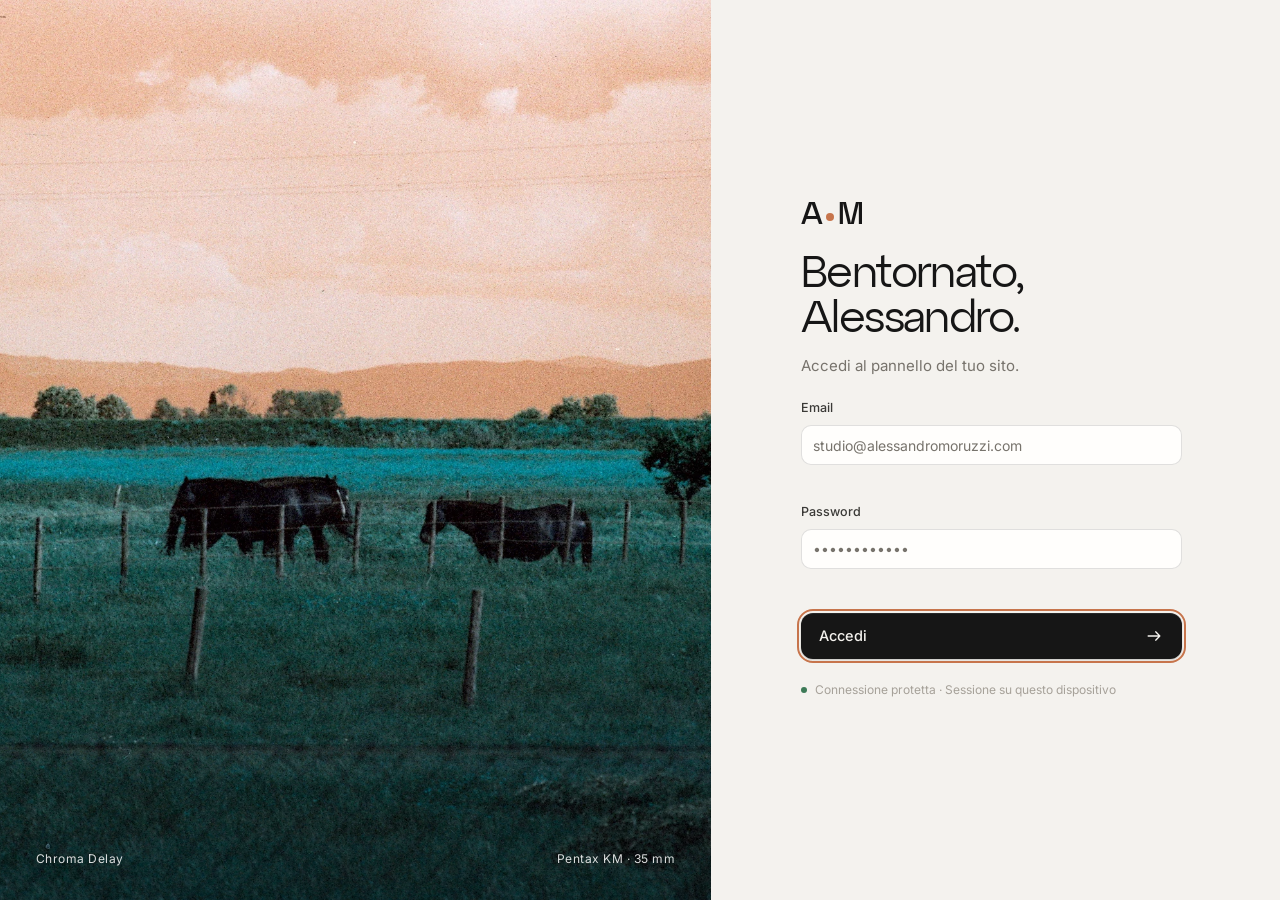
<file: anteprima-backend/index.html>
<!doctype html>
<html lang="it" data-theme="light">
<head>
<meta charset="utf-8">
<meta name="viewport" content="width=device-width,initial-scale=1">
<meta name="robots" content="noindex,nofollow">
<meta name="theme-color" content="#f4f2ee">
<title>A.M Studio — Pannello</title>
<link rel="icon" href="data:image/svg+xml,%3Csvg xmlns='http://www.w3.org/2000/svg' viewBox='0 0 32 32'%3E%3Crect width='32' height='32' rx='8' fill='%23171717'/%3E%3Ccircle cx='16' cy='16' r='3.2' fill='%23c7754c'/%3E%3C/svg%3E">
<link rel="stylesheet" href="studio.css">
</head>
<body>

<div id="login" class="login" hidden>
  <div class="login-media"><img src="media/photo-c3b59e5e049c.webp" alt=""><div class="login-caption"><span>Chroma Delay</span><span>Pentax KM · 35 mm</span></div></div>
  <form class="login-panel" id="loginForm" autocomplete="off">
    <div class="logo-mark lg">A<i></i>M</div>
    <div>
      <h1>Bentornato,<br>Alessandro.</h1>
      <p class="muted">Accedi al pannello del tuo sito.</p>
    </div>
    <label class="field"><span>Email</span><input value="studio@alessandromoruzzi.com" readonly></label>
    <label class="field"><span>Password</span><input type="password" value="••••••••••••" readonly></label>
    <button class="btn primary lg" type="submit"><span>Accedi</span><svg class="i"><use href="#i-arrow-right"/></svg></button>
    <p class="login-foot">Connessione protetta · Sessione su questo dispositivo</p>
  </form>
</div>

<div class="app" id="app">
  <aside class="sidebar" id="sidebar">
    <a class="brand" href="#dashboard" data-go="dashboard">
      <div class="logo-mark">A<i></i>M</div>
      <div class="brand-text"><b>Studio</b><span>alessandromoruzzi.com</span></div>
    </a>
    <nav class="nav" id="nav"></nav>
    <div class="side-foot">
      <div class="site-status"><span class="pulse"></span><div><b>Sito online</b><span id="lastPublish">Ultima pubblicazione —</span></div></div>
      <button class="user" data-go="settings">
        <span class="avatar">AM</span>
        <span class="user-text"><b>Alessandro Moruzzi</b><small>Proprietario</small></span>
        <svg class="i sm"><use href="#i-settings"/></svg>
      </button>
    </div>
  </aside>
  <div class="scrim" id="scrim"></div>

  <div class="workspace">
    <header class="topbar">
      <button class="icon-btn only-mobile" id="menuBtn" aria-label="Apri menu"><svg class="i"><use href="#i-menu"/></svg></button>
      <div class="crumbs" id="crumbs"></div>
      <div class="top-actions">
        <button class="search-trigger" id="searchBtn"><svg class="i sm"><use href="#i-search"/></svg><span>Cerca…</span><kbd id="kbd">Ctrl K</kbd></button>
        <button class="icon-btn" id="themeBtn" aria-label="Cambia tema"><svg class="i"><use href="#i-moon"/></svg></button>
        <button class="icon-btn" id="bellBtn" aria-label="Notifiche"><svg class="i"><use href="#i-bell"/></svg><span class="dot-badge" id="bellDot"></span></button>
        <button class="btn ghost hide-sm" id="viewSite"><svg class="i sm"><use href="#i-eye"/></svg>Vedi sito</button>
        <button class="btn primary" id="publishBtn"><span>Pubblica</span><span class="count" id="changeCount">0</span></button>
      </div>
    </header>
    <main id="main" class="main" tabindex="-1"></main>
  </div>
</div>

<div class="overlay" id="overlay" hidden><div class="dialog" id="dialog" role="dialog" aria-modal="true"></div></div>
<div class="drawer-wrap" id="drawerWrap" hidden><div class="drawer" id="drawer" role="dialog" aria-modal="true"></div></div>
<div class="toasts" id="toasts" aria-live="polite"></div>
<div class="popover" id="popover" hidden></div>

<svg width="0" height="0" style="position:absolute" aria-hidden="true">
  <defs>
    <symbol id="i-home" viewBox="0 0 24 24"><path d="M4 10.5 12 4l8 6.5V19a1 1 0 0 1-1 1h-4.5v-5.5h-5V20H5a1 1 0 0 1-1-1z"/></symbol>
    <symbol id="i-grid" viewBox="0 0 24 24"><rect x="4" y="4" width="6.5" height="6.5" rx="1.5"/><rect x="13.5" y="4" width="6.5" height="6.5" rx="1.5"/><rect x="4" y="13.5" width="6.5" height="6.5" rx="1.5"/><rect x="13.5" y="13.5" width="6.5" height="6.5" rx="1.5"/></symbol>
    <symbol id="i-image" viewBox="0 0 24 24"><rect x="3.5" y="4.5" width="17" height="15" rx="2.5"/><circle cx="9" cy="10" r="1.6"/><path d="m4 17 5-4.5 4 3.5 3-2.5 4.5 3.5"/></symbol>
    <symbol id="i-layout" viewBox="0 0 24 24"><rect x="3.5" y="4" width="17" height="16" rx="2.5"/><path d="M3.5 9h17M10 9v11"/></symbol>
    <symbol id="i-type" viewBox="0 0 24 24"><path d="M5 7V5h14v2M12 5v14M9 19h6"/></symbol>
    <symbol id="i-pen" viewBox="0 0 24 24"><path d="M4 20h4L19 9a2.8 2.8 0 0 0-4-4L4 16z"/><path d="m13.5 6.5 4 4"/></symbol>
    <symbol id="i-chart" viewBox="0 0 24 24"><path d="M4 4v16h16"/><path d="m7.5 14 3.5-4 3 2.5 5-6"/></symbol>
    <symbol id="i-inbox" viewBox="0 0 24 24"><path d="M4 13.5 6.5 5h11l2.5 8.5V19a1 1 0 0 1-1 1H5a1 1 0 0 1-1-1z"/><path d="M4 13.5h4.5l1 2h5l1-2H20"/></symbol>
    <symbol id="i-calendar" viewBox="0 0 24 24"><rect x="3.5" y="5" width="17" height="15" rx="2.5"/><path d="M3.5 10h17M8 3v4M16 3v4"/></symbol>
    <symbol id="i-globe" viewBox="0 0 24 24"><circle cx="12" cy="12" r="8.5"/><path d="M3.5 12h17M12 3.5c2.5 2.6 3.5 5.4 3.5 8.5s-1 5.9-3.5 8.5c-2.5-2.6-3.5-5.4-3.5-8.5s1-5.9 3.5-8.5"/></symbol>
    <symbol id="i-upload" viewBox="0 0 24 24"><path d="M12 15V4m-4.5 4.5L12 4l4.5 4.5M4 15v3a2 2 0 0 0 2 2h12a2 2 0 0 0 2-2v-3"/></symbol>
    <symbol id="i-history" viewBox="0 0 24 24"><path d="M4 12a8 8 0 1 0 2.4-5.7L4 8.5"/><path d="M4 4v4.5h4.5M12 8v4.5l3 2"/></symbol>
    <symbol id="i-settings" viewBox="0 0 24 24"><circle cx="12" cy="12" r="3"/><path d="M19.4 15a1.6 1.6 0 0 0 .3 1.8l.1.1a2 2 0 1 1-2.8 2.8l-.1-.1a1.6 1.6 0 0 0-1.8-.3 1.6 1.6 0 0 0-1 1.5V21a2 2 0 1 1-4 0v-.1a1.6 1.6 0 0 0-1-1.5 1.6 1.6 0 0 0-1.8.3l-.1.1a2 2 0 1 1-2.8-2.8l.1-.1a1.6 1.6 0 0 0 .3-1.8 1.6 1.6 0 0 0-1.5-1H3a2 2 0 1 1 0-4h.1a1.6 1.6 0 0 0 1.5-1 1.6 1.6 0 0 0-.3-1.8l-.1-.1a2 2 0 1 1 2.8-2.8l.1.1a1.6 1.6 0 0 0 1.8.3H9a1.6 1.6 0 0 0 1-1.5V3a2 2 0 1 1 4 0v.1a1.6 1.6 0 0 0 1 1.5 1.6 1.6 0 0 0 1.8-.3l.1-.1a2 2 0 1 1 2.8 2.8l-.1.1a1.6 1.6 0 0 0-.3 1.8V9a1.6 1.6 0 0 0 1.5 1H21a2 2 0 1 1 0 4h-.1a1.6 1.6 0 0 0-1.5 1z"/></symbol>
    <symbol id="i-search" viewBox="0 0 24 24"><circle cx="11" cy="11" r="6.5"/><path d="m16 16 4.5 4.5"/></symbol>
    <symbol id="i-moon" viewBox="0 0 24 24"><path d="M20 14.5A8 8 0 0 1 9.5 4a8 8 0 1 0 10.5 10.5z"/></symbol>
    <symbol id="i-sun" viewBox="0 0 24 24"><circle cx="12" cy="12" r="4"/><path d="M12 2.5v2m0 15v2M4.5 12h-2m19 0h-2M5.6 5.6 7 7m10 10 1.4 1.4M5.6 18.4 7 17M17 7l1.4-1.4"/></symbol>
    <symbol id="i-bell" viewBox="0 0 24 24"><path d="M6 16V11a6 6 0 0 1 12 0v5l1.5 2h-15zM10 20.5a2 2 0 0 0 4 0"/></symbol>
    <symbol id="i-eye" viewBox="0 0 24 24"><path d="M2.5 12S6 5.5 12 5.5 21.5 12 21.5 12 18 18.5 12 18.5 2.5 12 2.5 12z"/><circle cx="12" cy="12" r="2.8"/></symbol>
    <symbol id="i-plus" viewBox="0 0 24 24"><path d="M12 5v14M5 12h14"/></symbol>
    <symbol id="i-x" viewBox="0 0 24 24"><path d="m6 6 12 12M18 6 6 18"/></symbol>
    <symbol id="i-check" viewBox="0 0 24 24"><path d="m5 12.5 4.5 4.5L19 7.5"/></symbol>
    <symbol id="i-arrow-right" viewBox="0 0 24 24"><path d="M5 12h14m-5-5 5 5-5 5"/></symbol>
    <symbol id="i-arrow-left" viewBox="0 0 24 24"><path d="M19 12H5m5-5-5 5 5 5"/></symbol>
    <symbol id="i-arrow-up-right" viewBox="0 0 24 24"><path d="M7 17 17 7M8 7h9v9"/></symbol>
    <symbol id="i-chevron" viewBox="0 0 24 24"><path d="m9 6 6 6-6 6"/></symbol>
    <symbol id="i-chevron-down" viewBox="0 0 24 24"><path d="m6 9 6 6 6-6"/></symbol>
    <symbol id="i-drag" viewBox="0 0 24 24"><circle cx="9" cy="6" r="1.2"/><circle cx="15" cy="6" r="1.2"/><circle cx="9" cy="12" r="1.2"/><circle cx="15" cy="12" r="1.2"/><circle cx="9" cy="18" r="1.2"/><circle cx="15" cy="18" r="1.2"/></symbol>
    <symbol id="i-trash" viewBox="0 0 24 24"><path d="M4.5 7h15M9.5 7V4.5h5V7M6.5 7l1 13h9l1-13"/></symbol>
    <symbol id="i-menu" viewBox="0 0 24 24"><path d="M4 7h16M4 12h16M4 17h16"/></symbol>
    <symbol id="i-desktop" viewBox="0 0 24 24"><rect x="3" y="4.5" width="18" height="12" rx="2"/><path d="M9 20h6m-3-3.5V20"/></symbol>
    <symbol id="i-phone" viewBox="0 0 24 24"><rect x="7" y="3" width="10" height="18" rx="2.5"/><path d="M11 18h2"/></symbol>
    <symbol id="i-download" viewBox="0 0 24 24"><path d="M12 4v11m-4.5-4.5L12 15l4.5-4.5M4 17v1a2 2 0 0 0 2 2h12a2 2 0 0 0 2-2v-1"/></symbol>
    <symbol id="i-mail" viewBox="0 0 24 24"><rect x="3.5" y="5.5" width="17" height="13" rx="2"/><path d="m4 7 8 6 8-6"/></symbol>
    <symbol id="i-instagram" viewBox="0 0 24 24"><rect x="4" y="4" width="16" height="16" rx="4.5"/><circle cx="12" cy="12" r="3.6"/><circle cx="16.8" cy="7.2" r=".6"/></symbol>
    <symbol id="i-whatsapp" viewBox="0 0 24 24"><path d="M4.5 19.5 5.6 16A7.8 7.8 0 1 1 8.4 18.5z"/><path d="M9.3 9.3c.3 1.8 2 3.8 4.2 4.6l1-1 1.5.8"/></symbol>
    <symbol id="i-link" viewBox="0 0 24 24"><path d="M10 14a4 4 0 0 0 5.7 0l3-3a4 4 0 0 0-5.7-5.7l-1 1"/><path d="M14 10a4 4 0 0 0-5.7 0l-3 3a4 4 0 0 0 5.7 5.7l1-1"/></symbol>
    <symbol id="i-sparkle" viewBox="0 0 24 24"><path d="M12 3.5 13.8 10l6.7 2-6.7 2L12 20.5 10.2 14l-6.7-2 6.7-2z"/></symbol>
    <symbol id="i-alert" viewBox="0 0 24 24"><path d="M12 4 2.8 19.5h18.4z"/><path d="M12 10v4.5m0 2.5v.1"/></symbol>
    <symbol id="i-clock" viewBox="0 0 24 24"><circle cx="12" cy="12" r="8.5"/><path d="M12 7.5V12l3 2"/></symbol>
    <symbol id="i-refresh" viewBox="0 0 24 24"><path d="M19.5 12a7.5 7.5 0 0 1-13.2 4.9M4.5 12a7.5 7.5 0 0 1 13.2-4.9"/><path d="M18 3v4.5h-4.5M6 21v-4.5h4.5"/></symbol>
    <symbol id="i-list" viewBox="0 0 24 24"><path d="M9 6.5h11M9 12h11M9 17.5h11M4.5 6.5h.1M4.5 12h.1M4.5 17.5h.1"/></symbol>
    <symbol id="i-columns" viewBox="0 0 24 24"><rect x="3.5" y="4" width="17" height="16" rx="2.5"/><path d="M12 4v16"/></symbol>
    <symbol id="i-film" viewBox="0 0 24 24"><rect x="3.5" y="5" width="17" height="14" rx="2"/><path d="M7.5 5v14M16.5 5v14M3.5 9h4m-4 6h4m9-6h4m-4 6h4"/></symbol>
    <symbol id="i-logout" viewBox="0 0 24 24"><path d="M14 4.5h4a1.5 1.5 0 0 1 1.5 1.5v12a1.5 1.5 0 0 1-1.5 1.5h-4M10 16.5 5.5 12 10 7.5M5.5 12H15"/></symbol>
  </defs>
</svg>

<script src="data.js"></script>
<script src="studio-core.js"></script>
<script src="studio-app.js"></script>
</body>
</html>
</file>
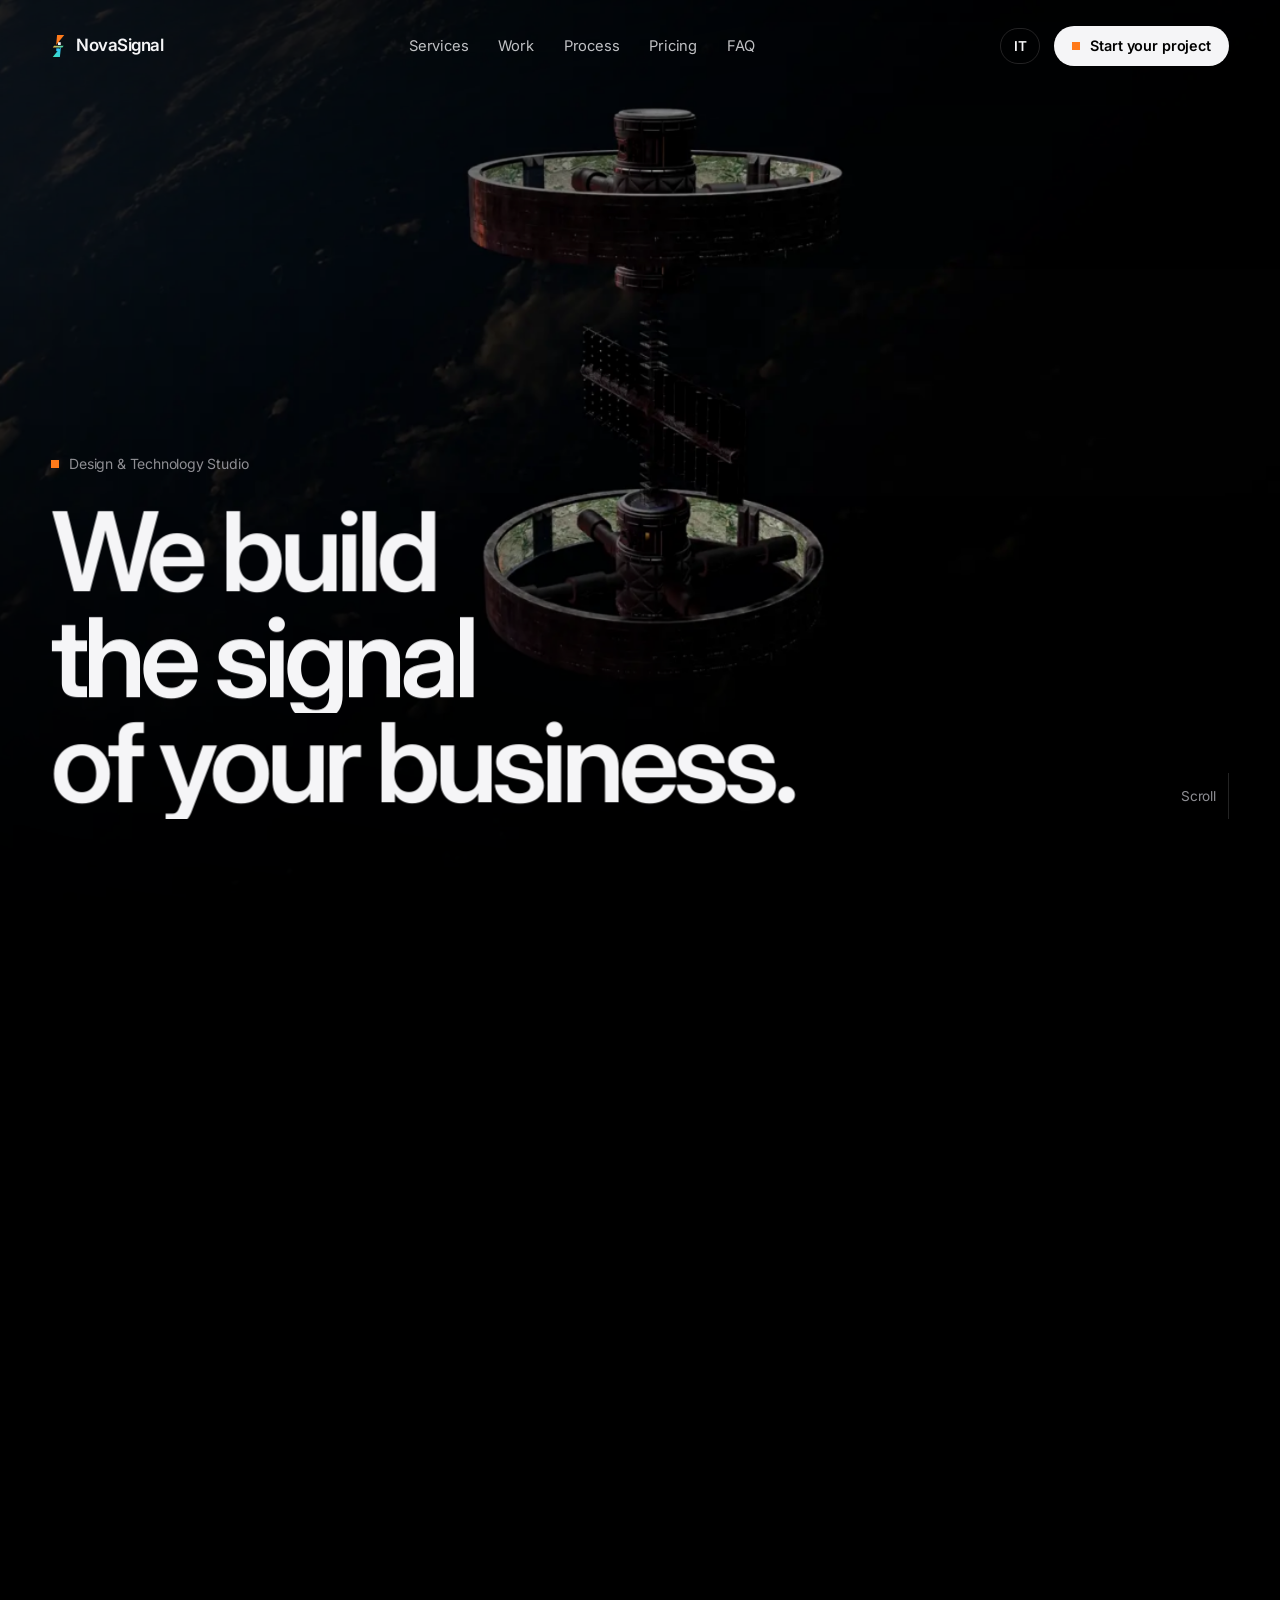
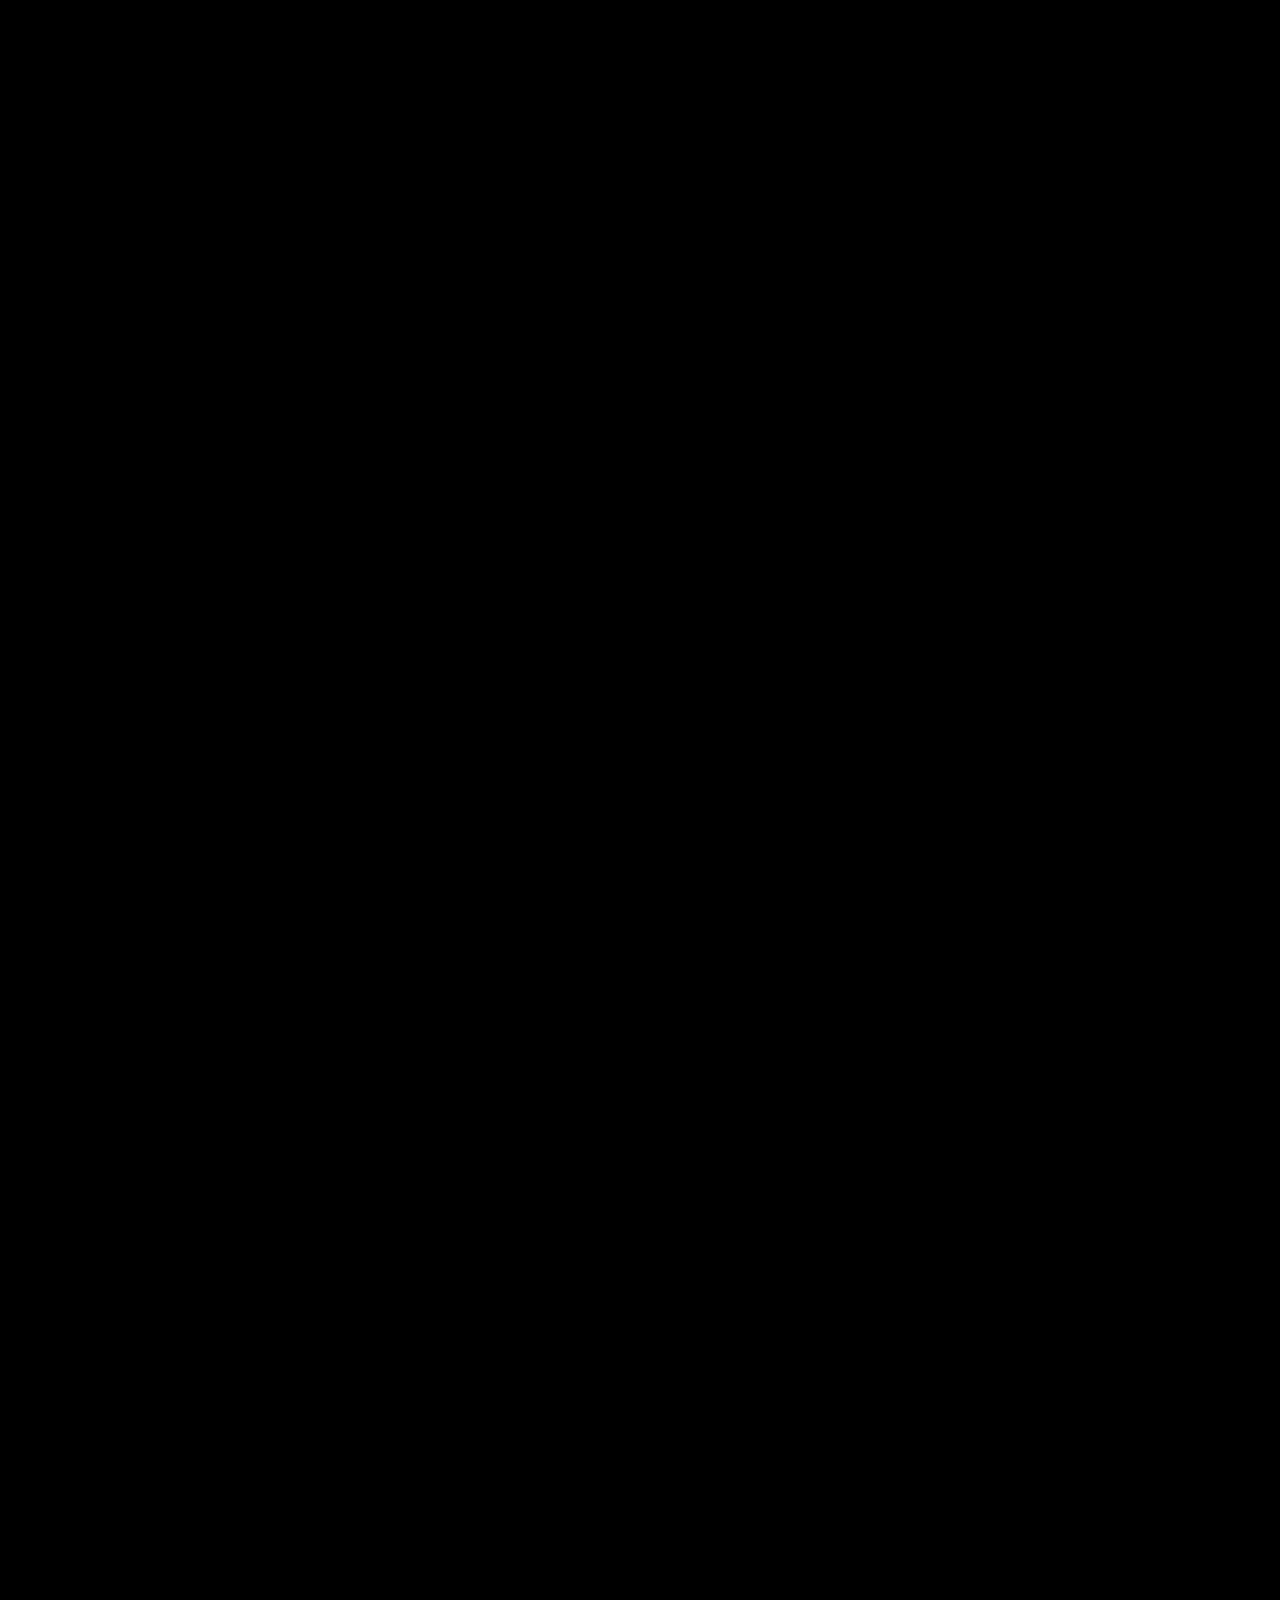
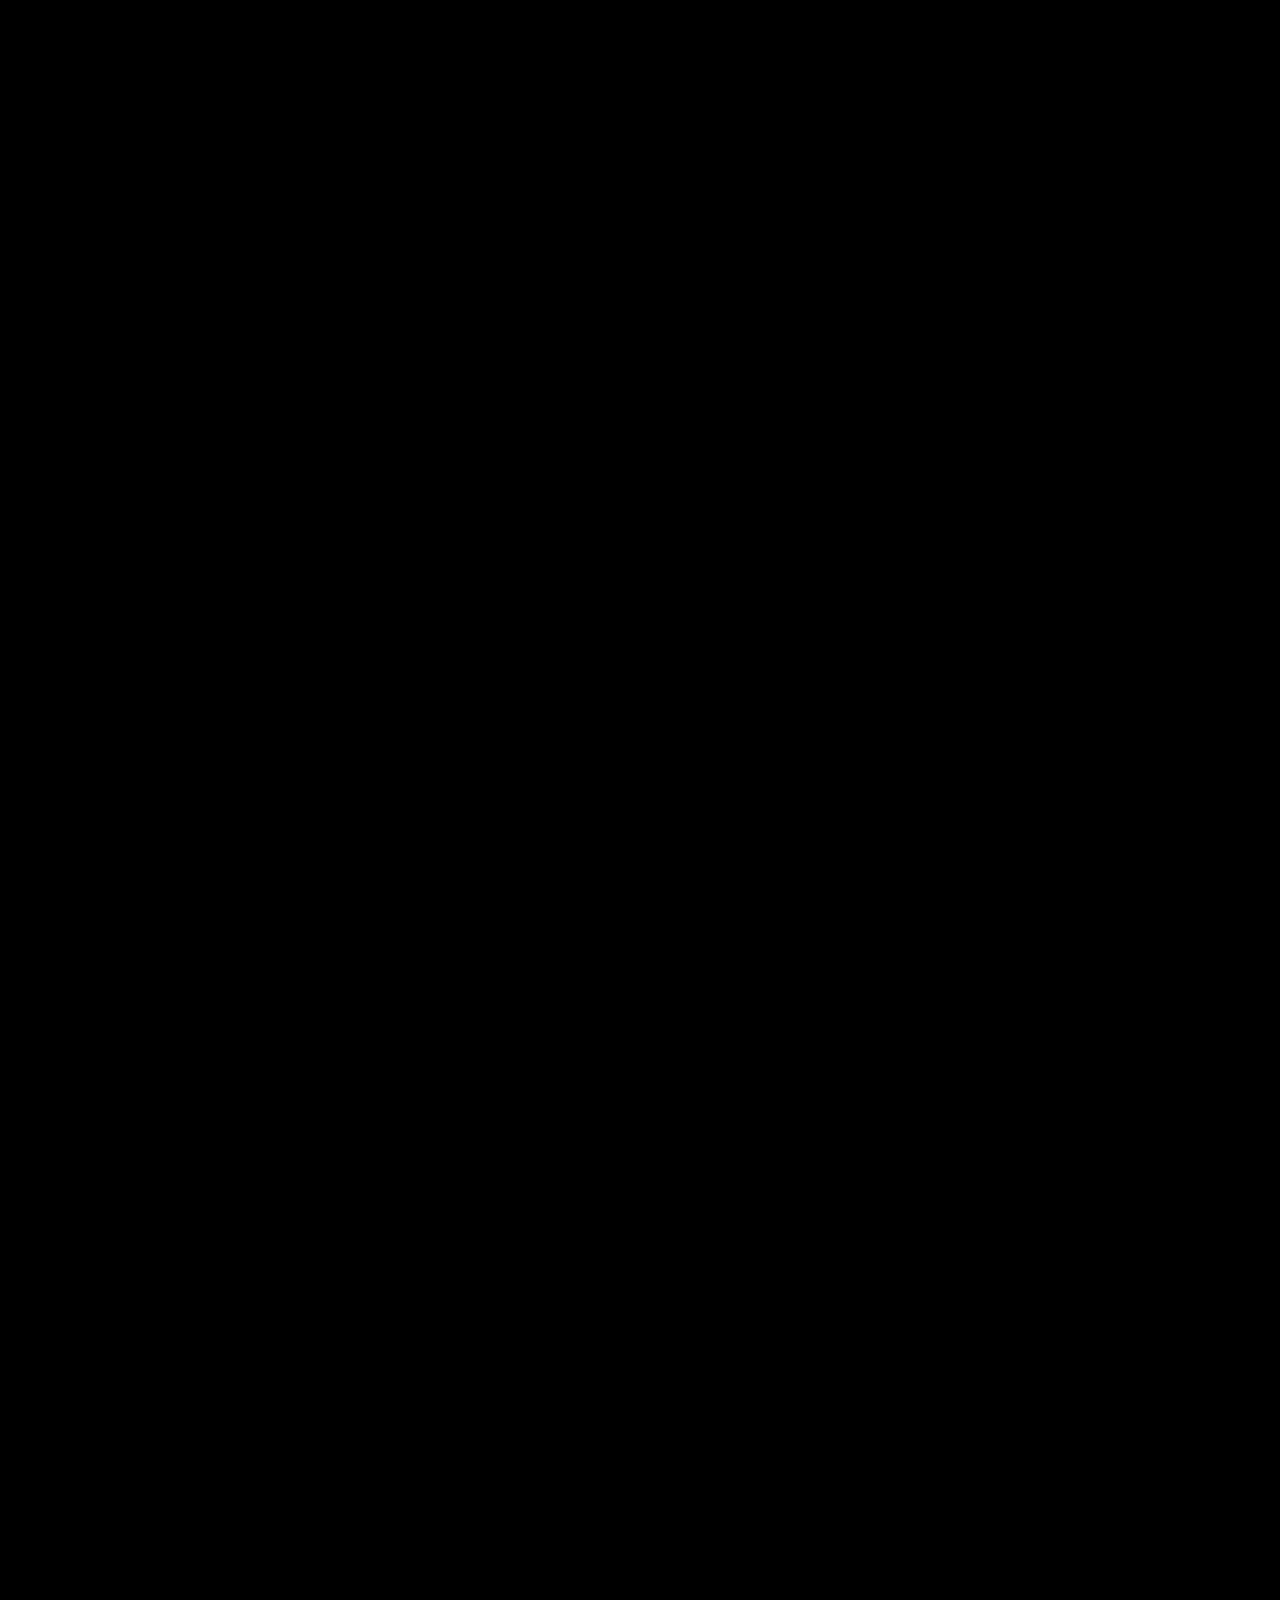
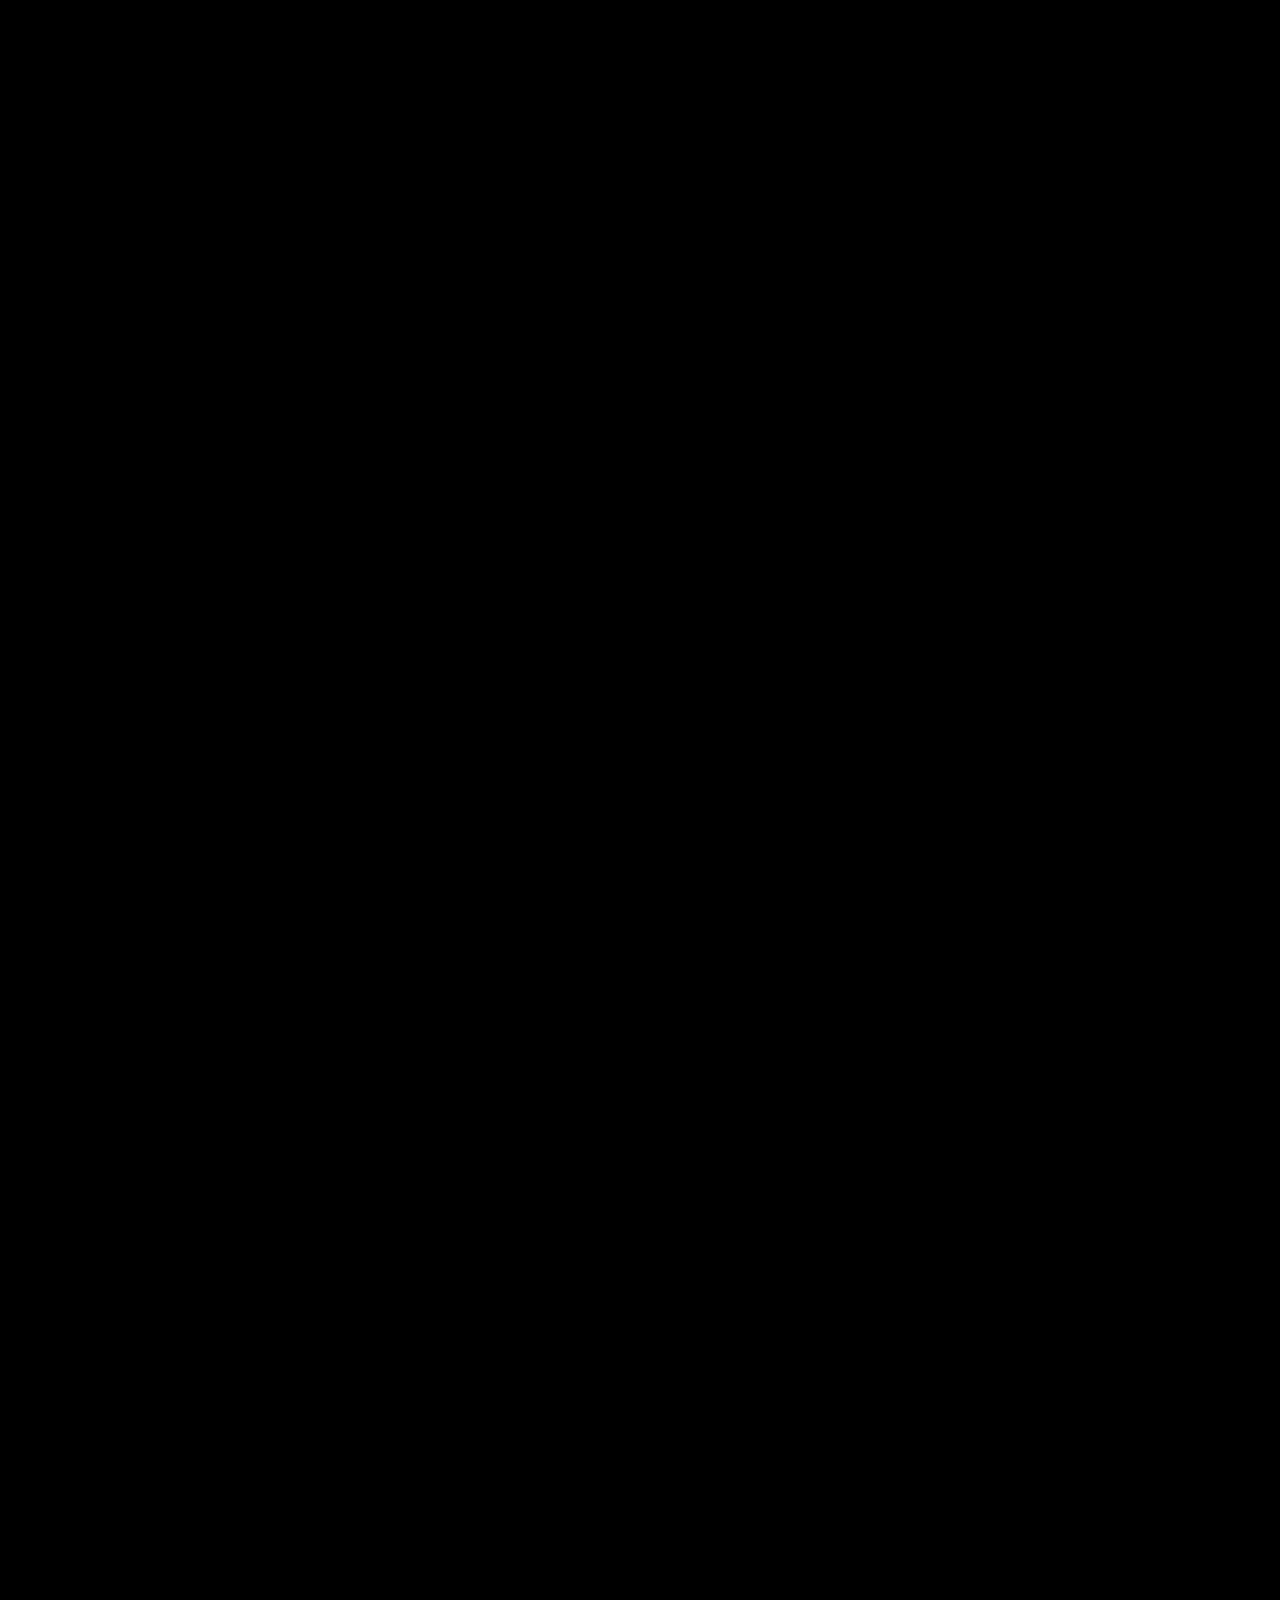
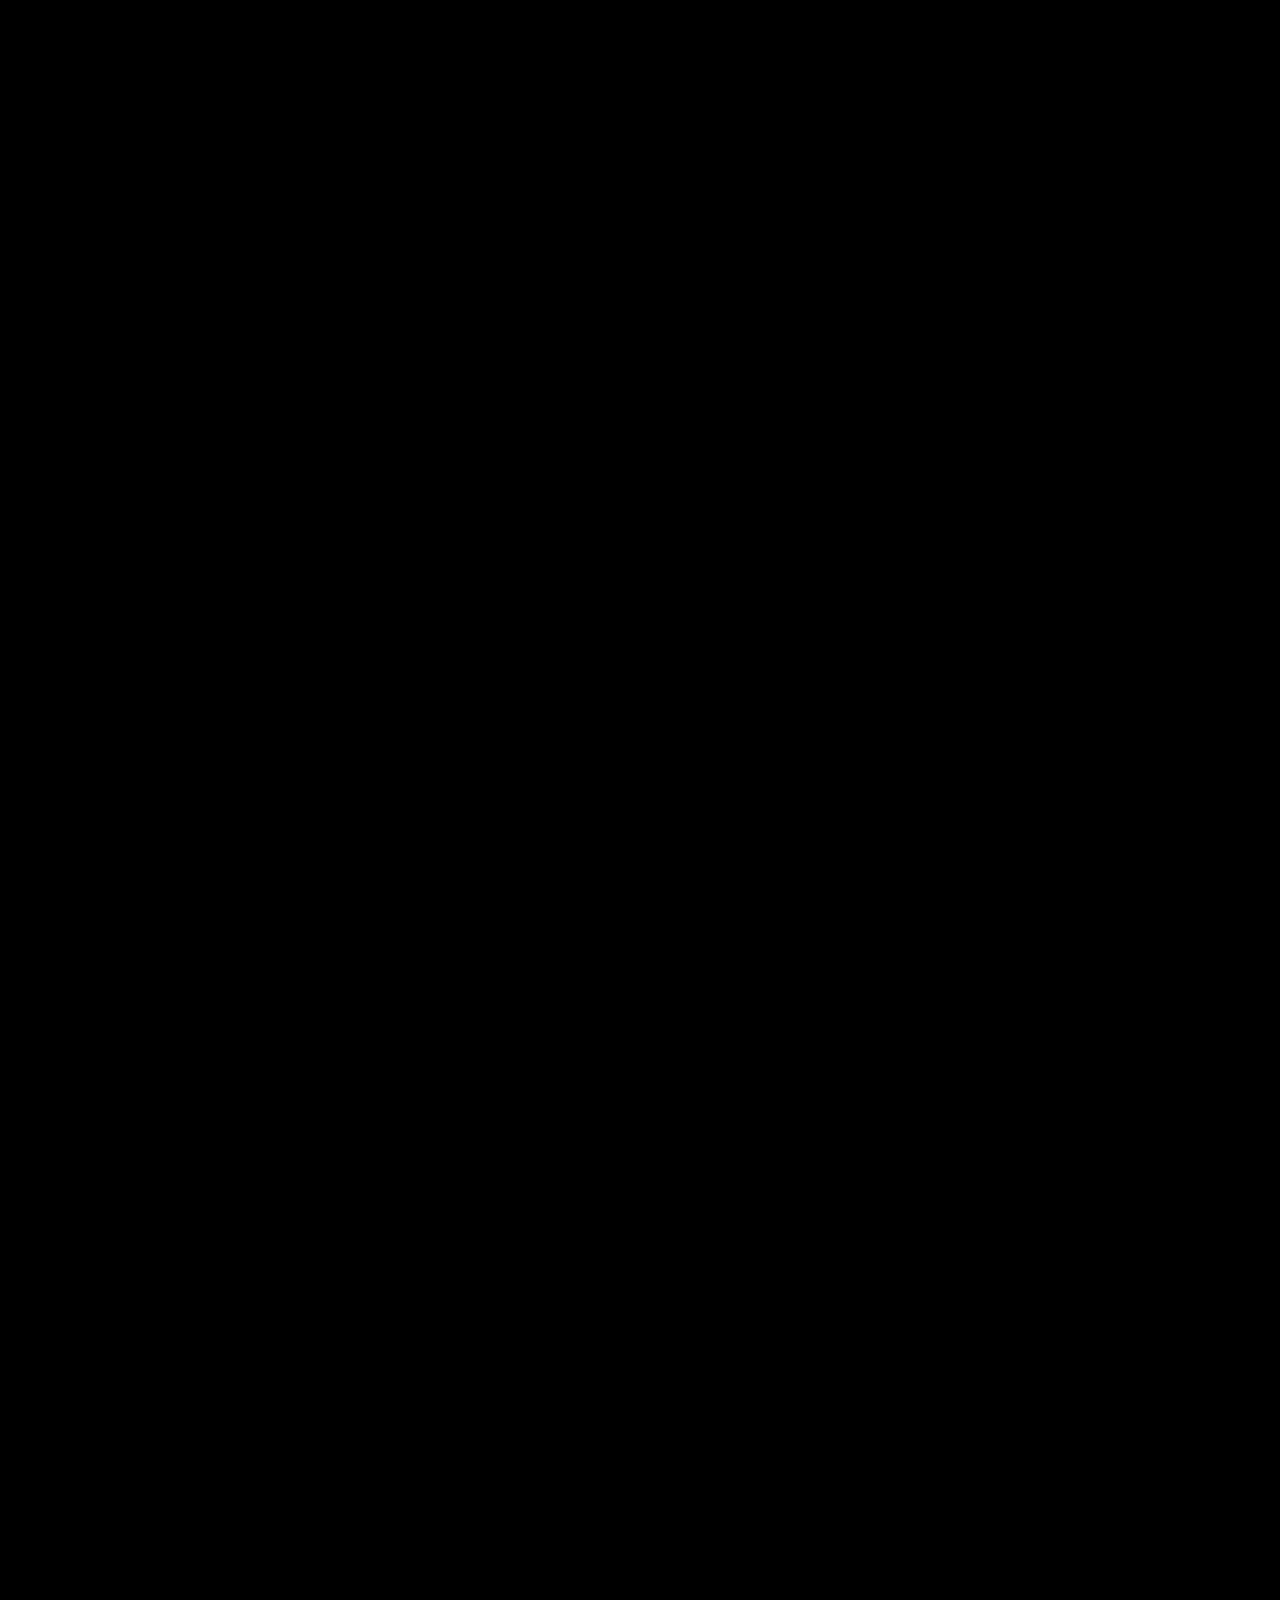
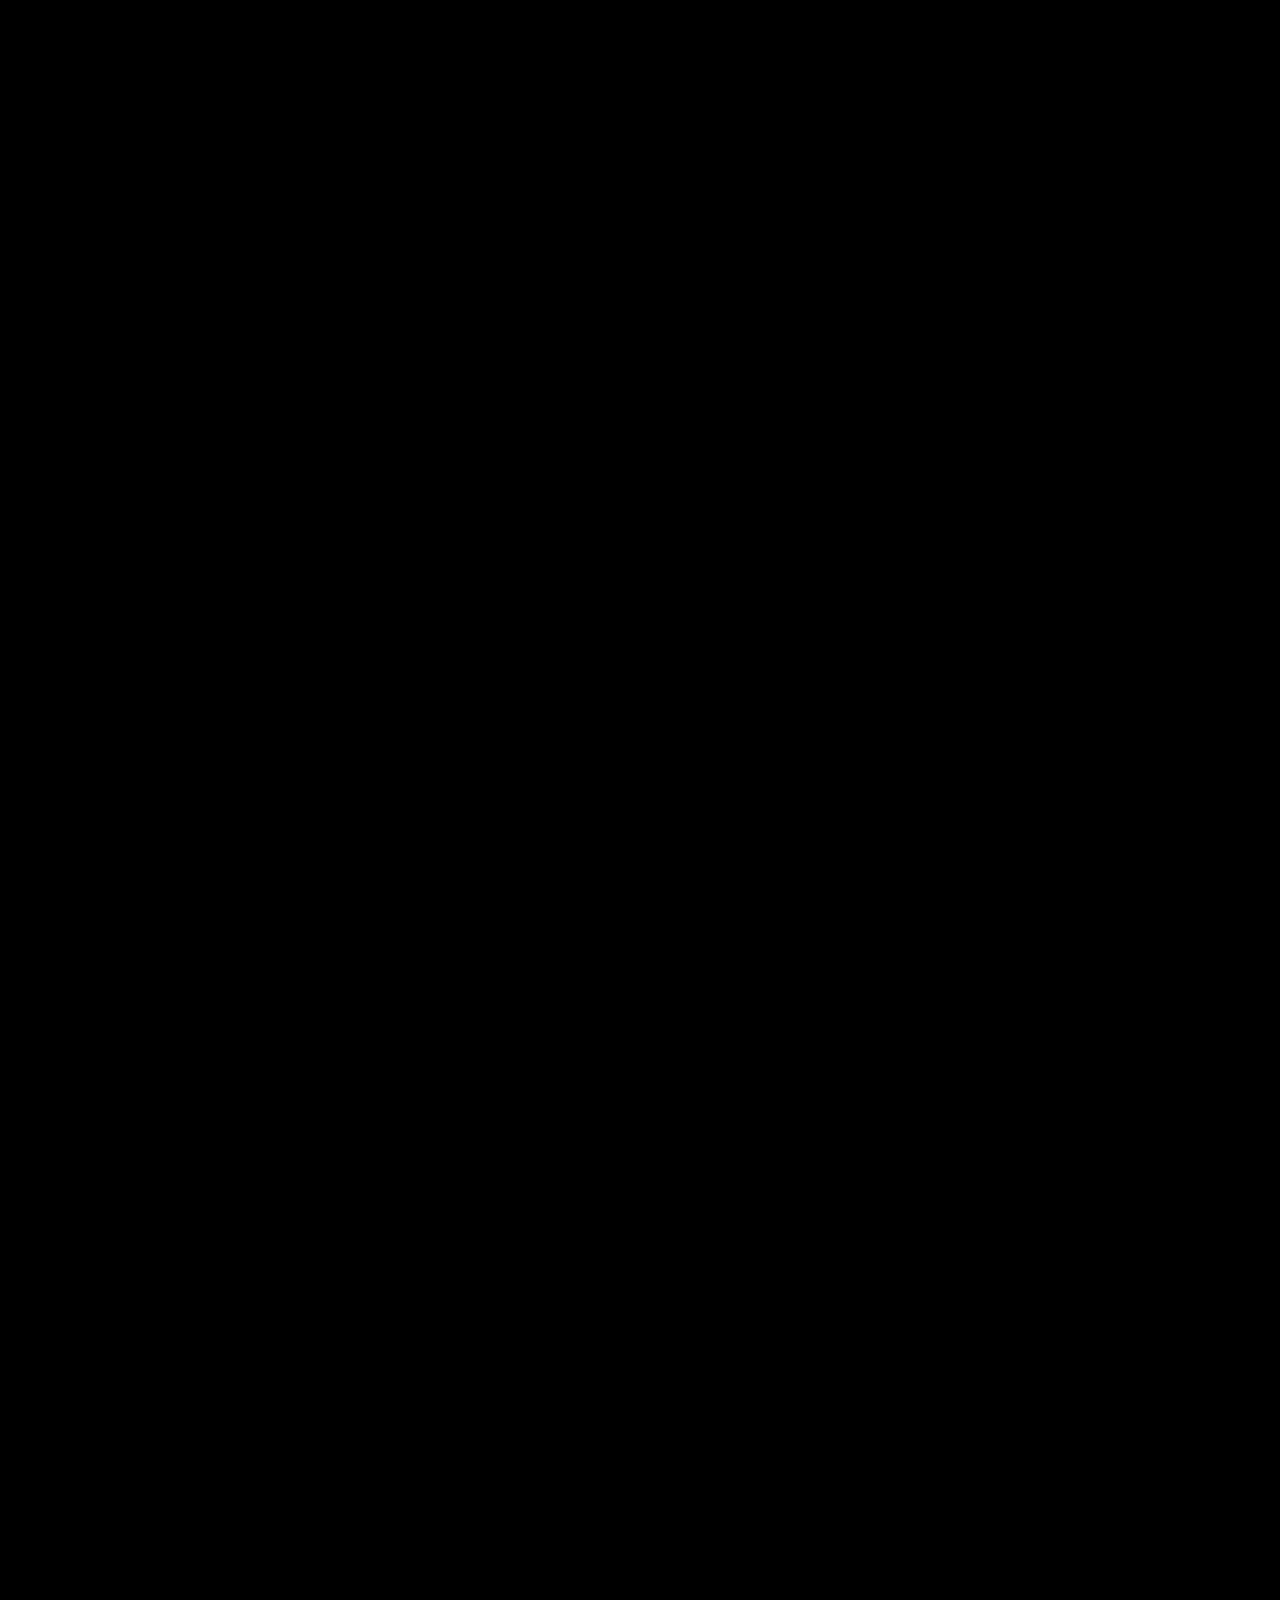
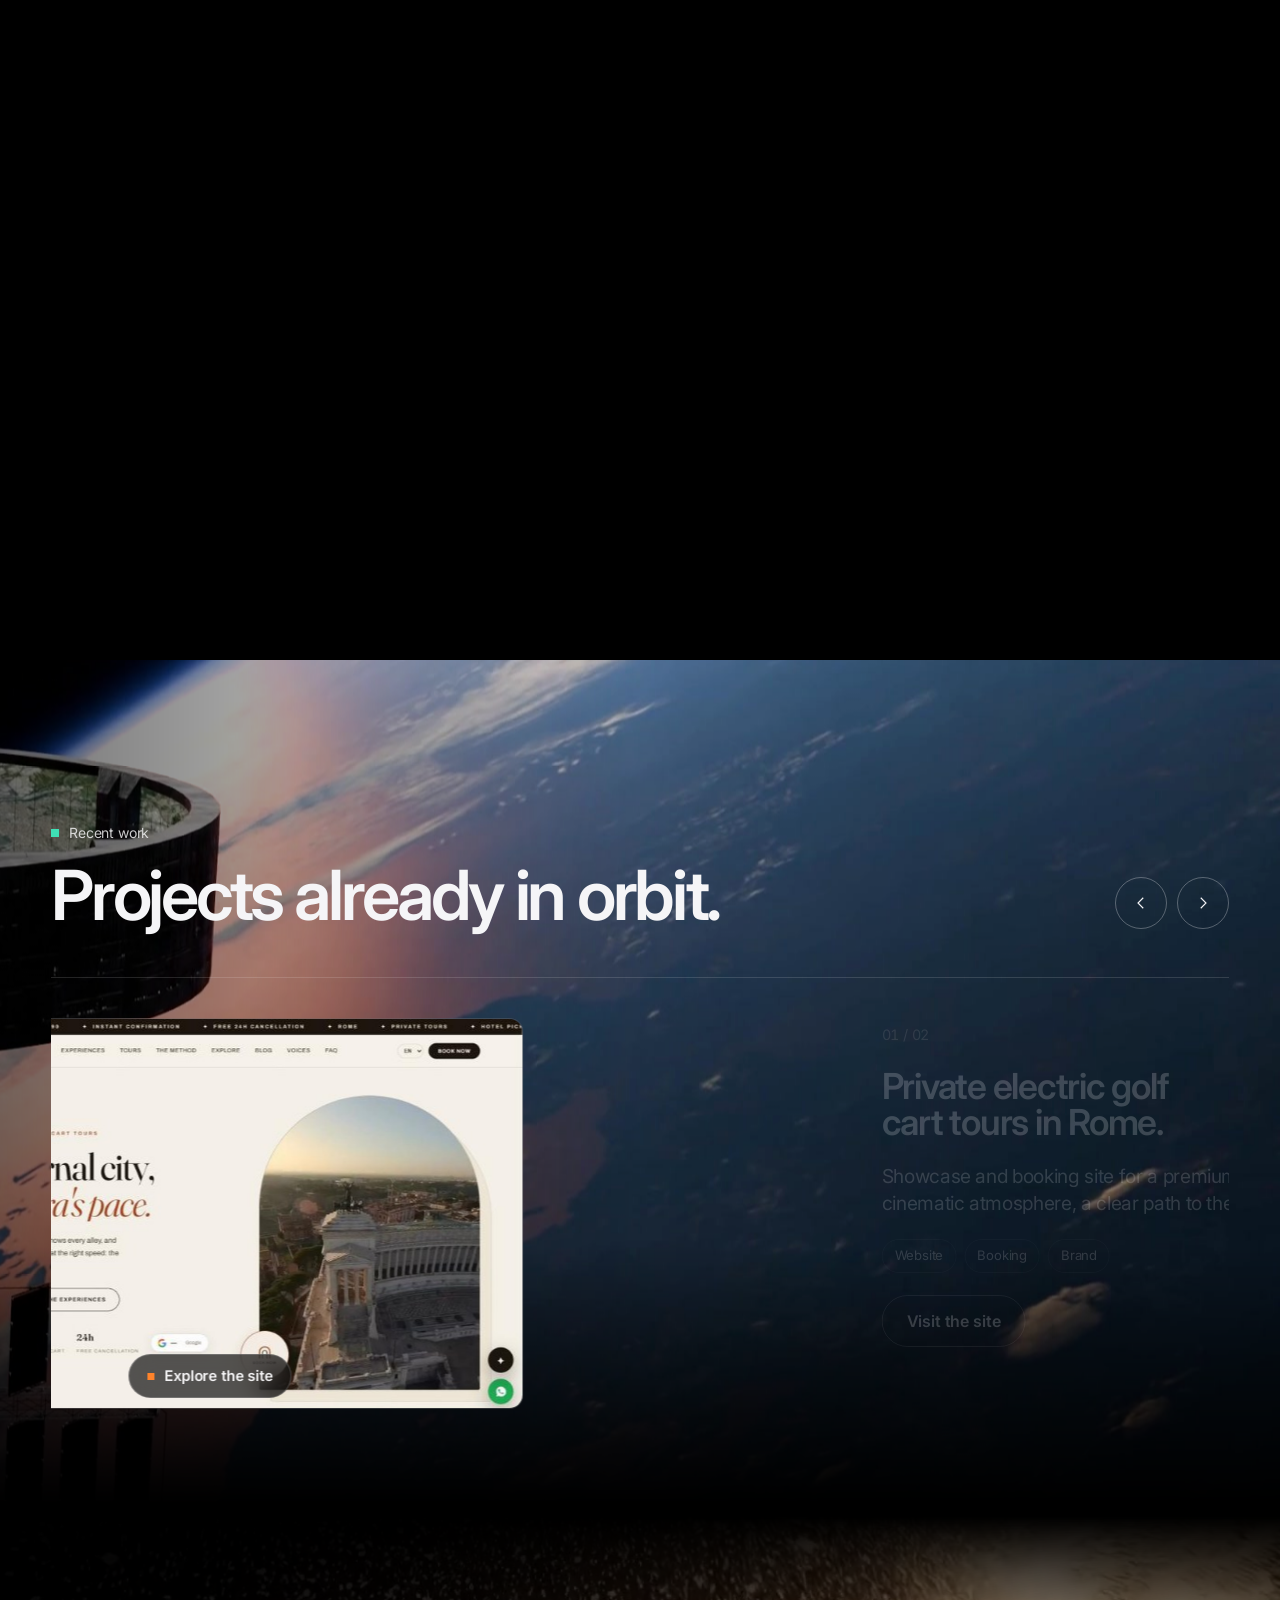
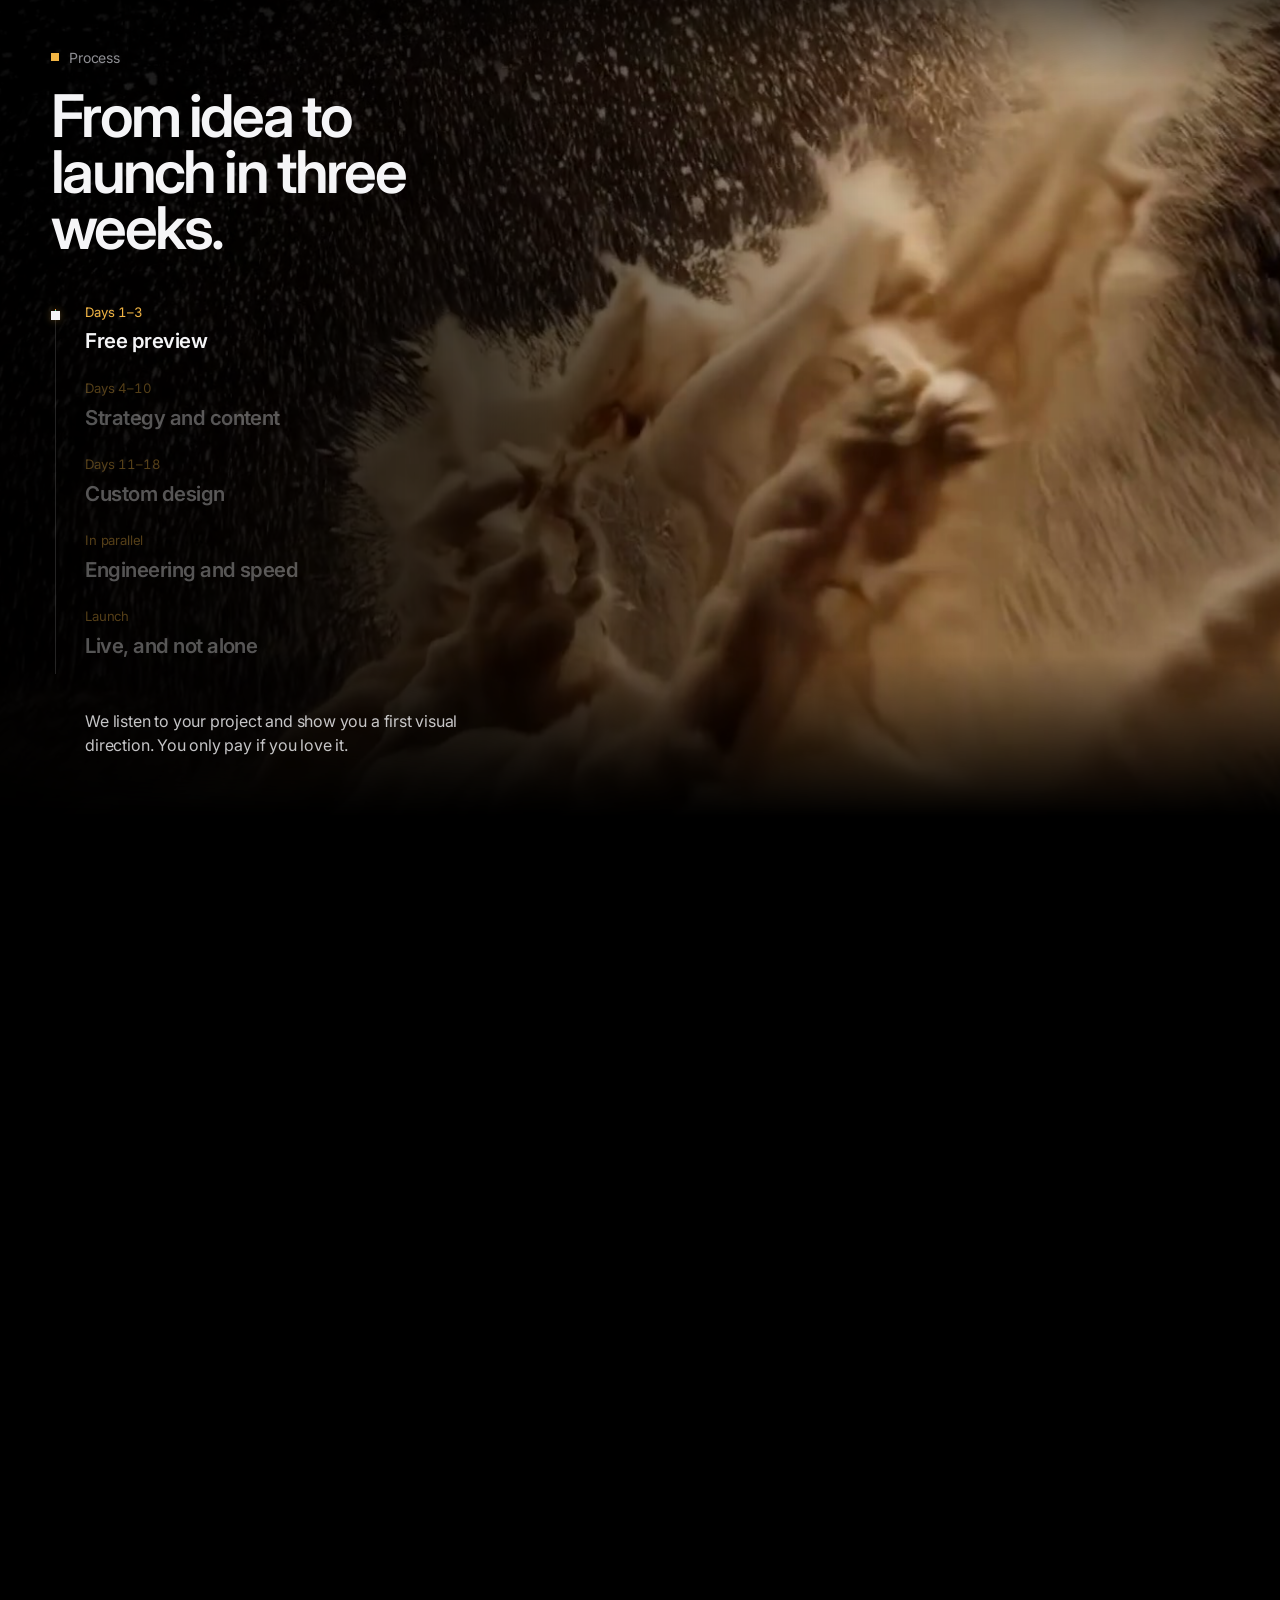
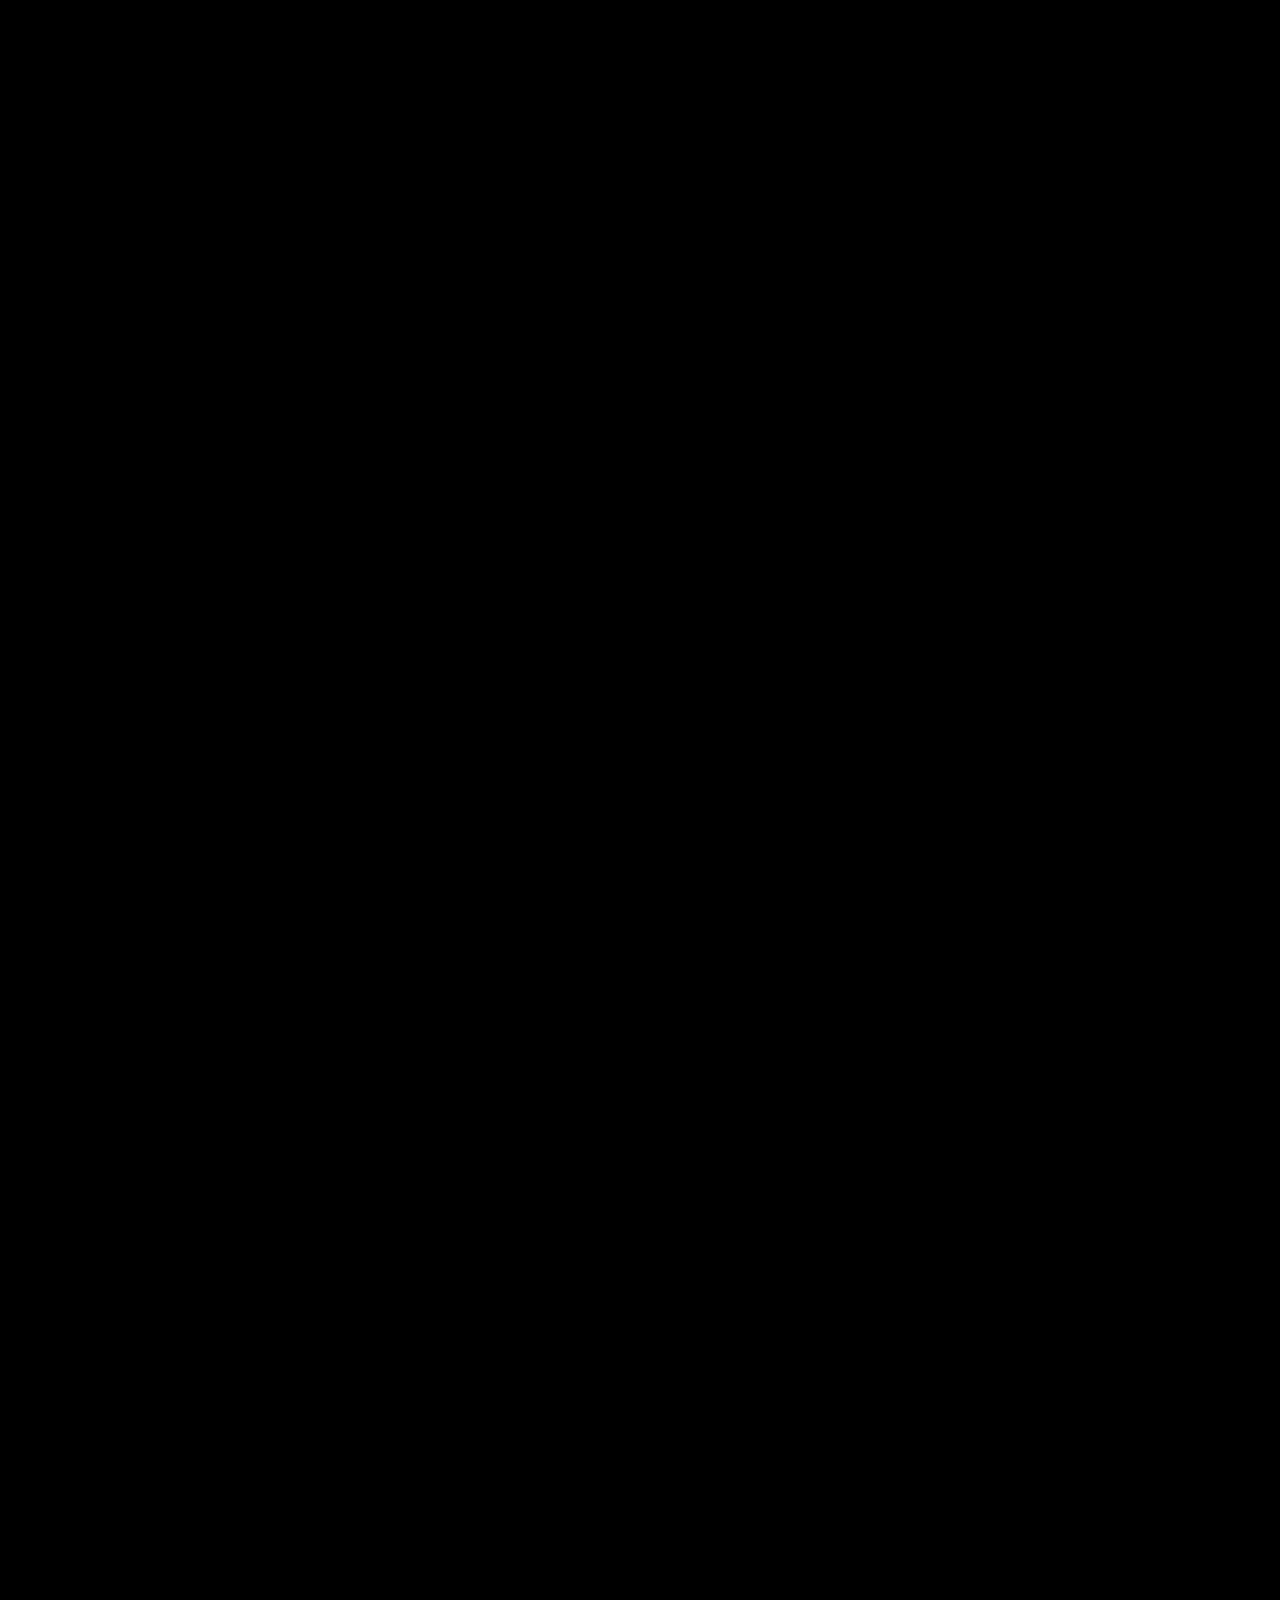
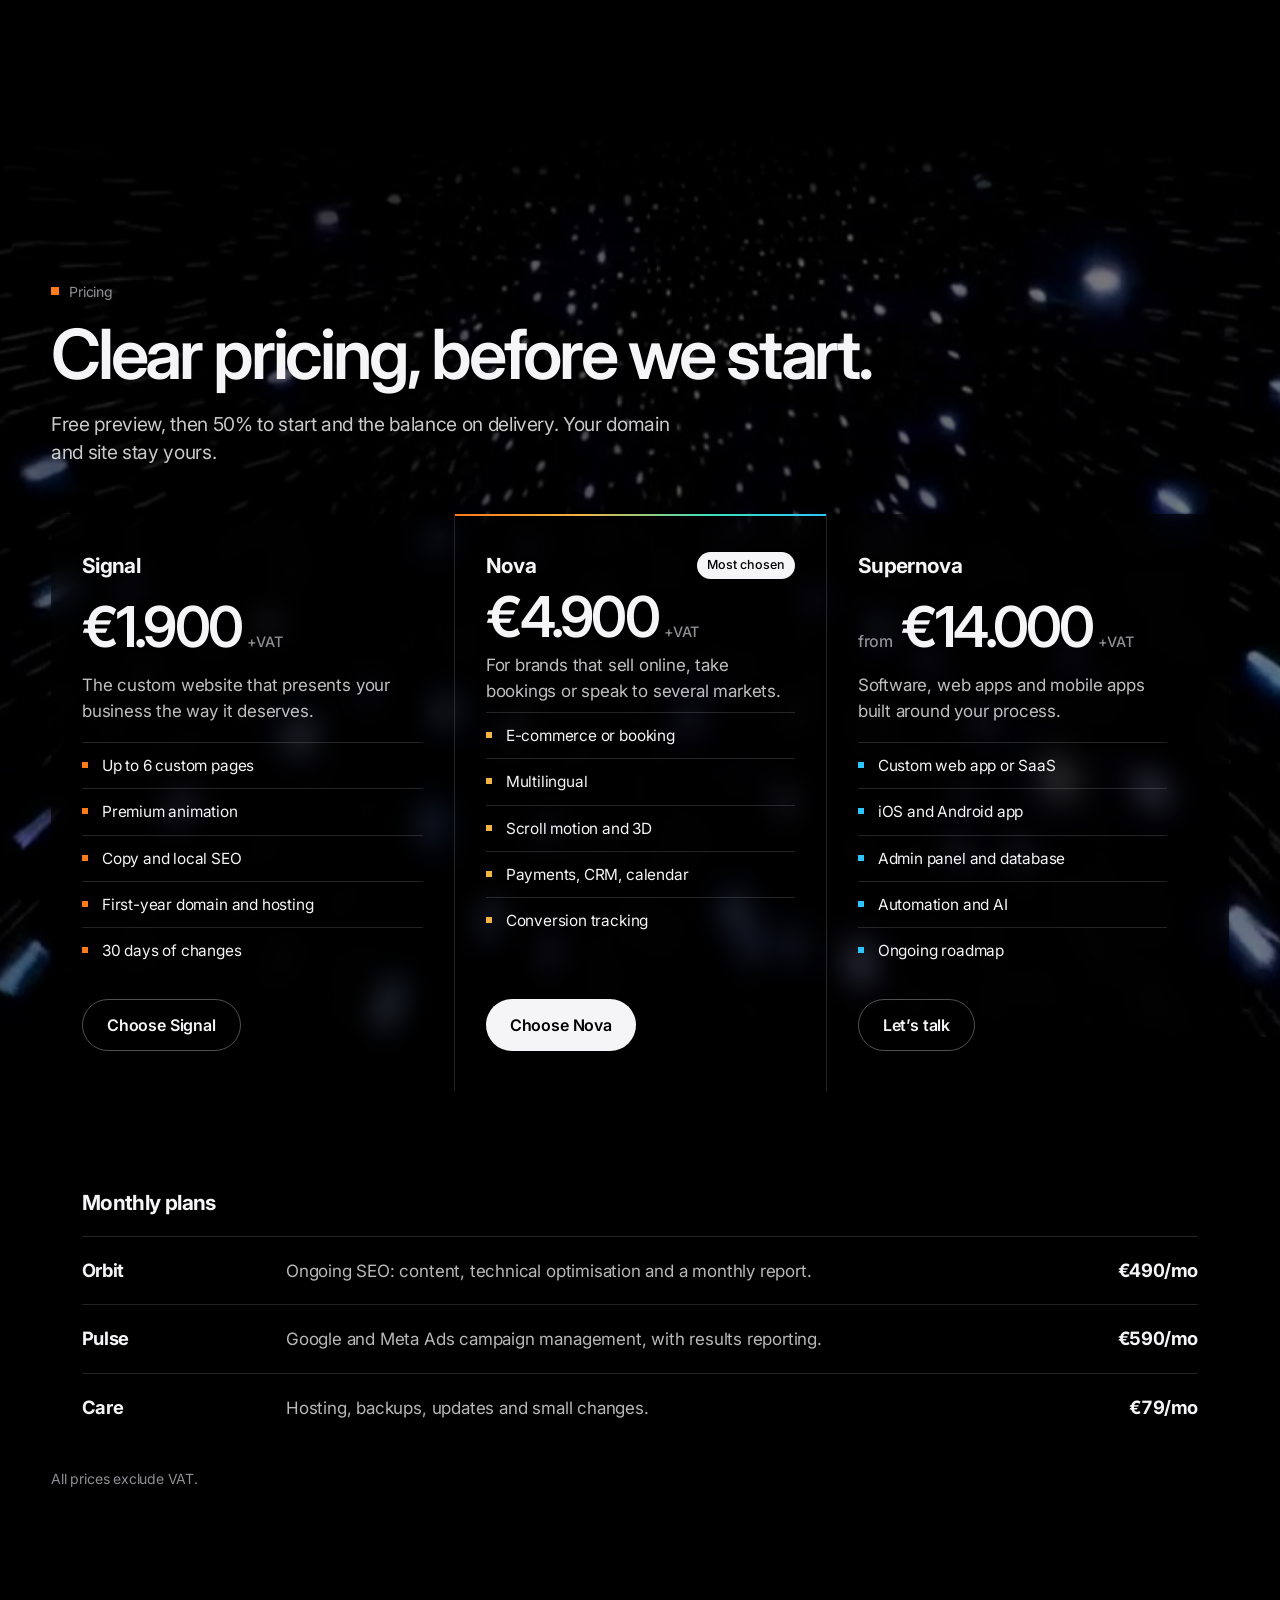
<file: novasignal-site/index.html>
<!doctype html>
<html lang="it">
<head>
<meta charset="utf-8">
<meta name="viewport" content="width=device-width,initial-scale=1,viewport-fit=cover">
<title>NovaSignal — Design &amp; Technology Studio</title>
<meta name="description" content="NovaSignal progetta e sviluppa siti web, software, app e automazioni su misura. Studio a Roma, clienti in tutto il mondo. Anteprima gratuita prima di pagare.">
<meta name="theme-color" content="#000000">
<meta name="robots" content="noindex, nofollow">
<meta property="og:title" content="NovaSignal — Design & Technology Studio">
<meta property="og:description" content="Siti web, software, app e automazioni su misura. Anteprima gratuita prima di pagare.">
<meta property="og:image" content="https://novasignal.it/og-image.jpg">
<link rel="preconnect" href="https://fonts.googleapis.com">
<link rel="preconnect" href="https://fonts.gstatic.com" crossorigin>
<link href="https://fonts.googleapis.com/css2?family=Inter:wght@400;500;600;700&display=swap" rel="stylesheet">
<link rel="preload" as="image" href="assets/hero/f001.webp" fetchpriority="high" media="(min-aspect-ratio: 4/5)">
<link rel="preload" as="image" href="assets/hero-m/f001.webp" fetchpriority="high" media="(max-aspect-ratio: 4/5)">
<style>
:root{
  --void:#000;
  --paper:#f5f5f7;
  --mute:#8e8e93;
  --dim:#48484a;
  --line:rgba(245,245,247,.14);
  --ember:#ff7a1a;
  --gold:#f2b544;
  --aqua:#3fe0b5;
  --cyan:#2ec5ff;
  --spectrum:linear-gradient(90deg,var(--ember),var(--gold) 34%,var(--aqua) 68%,var(--cyan));
  --font:"SF Pro Display","SF Pro Text",-apple-system,BlinkMacSystemFont,"Inter","Segoe UI",system-ui,sans-serif;
  --gutter:clamp(16px,4vw,56px);
  --max:1440px;
  --ease:cubic-bezier(.2,.7,.1,1);
}
*,*::before,*::after{box-sizing:border-box}
html{background:var(--void);color-scheme:dark;-webkit-text-size-adjust:100%}
html.lenis,html.lenis body{height:auto}
.lenis.lenis-smooth{scroll-behavior:auto!important}
body{margin:0;background:var(--void);color:var(--paper);font-family:var(--font);font-size:17px;line-height:1.5;letter-spacing:-.011em;-webkit-font-smoothing:antialiased;-moz-osx-font-smoothing:grayscale;overflow-x:clip}
img,video,canvas{display:block;max-width:100%}
a{color:inherit;text-decoration:none}
button{font:inherit;color:inherit;background:none;border:0;padding:0;cursor:pointer}
:focus-visible{outline:2px solid var(--cyan);outline-offset:3px;border-radius:4px}
::selection{background:var(--gold);color:#000}
.skip{position:fixed;left:16px;top:-60px;z-index:200;background:var(--paper);color:#000;padding:10px 14px;border-radius:8px}
.skip:focus{top:16px}
.wrap{width:100%;max-width:var(--max);margin:0 auto;padding:0 var(--gutter)}
.sr{position:absolute;width:1px;height:1px;overflow:hidden;clip:rect(0 0 0 0);white-space:nowrap}

/* ---------- type ---------- */
.display{font-size:clamp(3rem,8.6vw,9rem);line-height:.9;letter-spacing:-.055em;font-weight:600;margin:0}
.h2{font-size:clamp(2.4rem,5.4vw,5.4rem);line-height:.95;letter-spacing:-.048em;font-weight:600;margin:0}
.h3{font-size:clamp(1.7rem,2.8vw,2.6rem);line-height:1.02;letter-spacing:-.035em;font-weight:600;margin:0}
.lead{font-size:clamp(1.12rem,1.5vw,1.4rem);line-height:1.42;letter-spacing:-.018em;color:rgba(245,245,247,.82);max-width:34em;margin:0}
.small{font-size:.875rem;color:var(--mute)}
.tag{font-size:.875rem;color:var(--mute);margin:0 0 20px;display:flex;align-items:center;gap:10px}
.tag i{width:8px;height:8px;display:inline-block;background:var(--c,var(--paper))}

/* ---------- buttons ---------- */
.btn{display:inline-flex;align-items:center;gap:10px;height:52px;padding:0 24px;border-radius:999px;font-weight:600;font-size:1rem;letter-spacing:-.01em;transition:transform .4s var(--ease),background .3s,color .3s;white-space:nowrap}
.btn-primary{background:var(--paper);color:#000}
.btn-primary:hover{transform:translateY(-2px)}
.btn-ghost{border:1px solid rgba(245,245,247,.32);color:var(--paper)}
.btn-ghost:hover{border-color:var(--paper)}
.btn .sq{width:8px;height:8px;background:var(--ember);transition:transform .4s var(--ease)}
.btn:hover .sq{transform:rotate(90deg)}

/* ---------- nav ---------- */
.nav{position:fixed;inset:0 0 auto 0;z-index:90;transition:transform .5s var(--ease),background .4s}
.nav.hide{transform:translateY(-100%)}
.nav.solid{background:rgba(0,0,0,.62);backdrop-filter:saturate(1.4) blur(18px);-webkit-backdrop-filter:saturate(1.4) blur(18px);border-bottom:1px solid var(--line)}
.nav-in{display:flex;align-items:center;justify-content:space-between;height:68px;gap:24px}
.brand{display:flex;align-items:center;gap:10px;font-weight:600;font-size:1.06rem;letter-spacing:-.03em}
.brand svg{width:15px;height:auto}
.nav-links{display:flex;gap:30px;font-size:.92rem;color:rgba(245,245,247,.78)}
.nav-links a:hover{color:var(--paper)}
.nav-r{display:flex;align-items:center;gap:14px}
.lang{font-size:.85rem;font-weight:600;width:40px;height:36px;border-radius:999px;border:1px solid var(--line)}
.lang:hover{border-color:var(--paper)}
.nav .btn{height:40px;padding:0 18px;font-size:.9rem}
.nav-mini{display:none;font-size:.92rem;font-weight:500}
@media (max-width:900px){.nav-links{display:none}.nav .btn-primary{display:none}.nav-mini{display:inline}}

/* ---------- preloader ---------- */
.loader{position:fixed;inset:0;z-index:150;background:#000;display:grid;place-items:center}
.loader-in{width:min(320px,70vw)}
.loader-row{display:flex;justify-content:space-between;font-size:.85rem;color:var(--mute);margin-bottom:12px}
.loader-bar{height:1px;background:var(--line);position:relative;overflow:hidden}
.loader-bar span{position:absolute;inset:0;background:var(--spectrum);transform-origin:left;transform:scaleX(0)}
.loaded .loader{pointer-events:none}

/* ---------- hero ---------- */
.hero{position:relative;height:1140vh}
.anchor{position:absolute;left:0;width:1px;height:1px}
.stick{position:sticky;top:0;height:100vh;height:100svh;overflow:hidden}
#heroCanvas{position:absolute;inset:0;width:100%;height:100%;transform-origin:50% 45%;will-change:transform}
.hero-shade{position:absolute;inset:0;background:linear-gradient(180deg,rgba(0,0,0,.55) 0%,rgba(0,0,0,0) 30%,rgba(0,0,0,0) 55%,rgba(0,0,0,.8) 100%),linear-gradient(90deg,rgba(0,0,0,.55),rgba(0,0,0,0) 60%);pointer-events:none}
.hero-copy{position:absolute;left:0;right:0;bottom:clamp(40px,9vh,110px)}
.hero-a .display{max-width:11ch}
.hero-a .line{display:block;overflow:hidden;padding-bottom:.06em}
.hero-a .line>span{display:block;will-change:transform}
.hero-a .tag{margin-bottom:28px}
.hero-b{opacity:0}
.hero-b .h2{max-width:13ch;margin-bottom:28px}
.hero-b .lead{margin-bottom:36px}
.ctas{display:flex;flex-wrap:wrap;gap:12px}
.signal{position:absolute;left:0;bottom:calc(clamp(40px,9vh,110px) - 30px);height:1px;width:100%;background:var(--spectrum);transform-origin:left;transform:scaleX(0)}
.cue{position:absolute;right:var(--gutter);bottom:clamp(40px,9vh,110px);font-size:.85rem;color:var(--mute);display:flex;align-items:center;gap:12px}
.cue b{width:1px;height:46px;background:var(--line);position:relative;overflow:hidden}
.cue b::after{content:"";position:absolute;left:0;top:-14px;width:1px;height:14px;background:var(--paper);animation:drip 2.2s var(--ease) infinite}
@keyframes drip{to{transform:translateY(60px)}}
.portal{position:absolute;inset:0;clip-path:inset(50% 50% 50% 50%);will-change:clip-path;background:#000}
.portal .gx{position:absolute;inset:-6%;will-change:transform}
.portal .gx video,.portal .gx img{width:100%;height:100%;object-fit:cover}
.portal .veil{position:absolute;inset:0;background:radial-gradient(ellipse at 28% 50%,rgba(0,0,0,.66),rgba(0,0,0,.18) 62%,rgba(0,0,0,.5));opacity:0}
.portal .mwrap{position:absolute;inset:0;display:flex;flex-direction:column;justify-content:center}
.mtext{font-size:clamp(2rem,4.4vw,4.4rem);line-height:1.04;letter-spacing:-.045em;font-weight:600;max-width:17ch;margin:0;text-wrap:pretty}
.mtext .w{opacity:0}
.mfoot{margin-top:44px;display:flex;align-items:center;gap:16px;color:var(--mute);font-size:.95rem;opacity:0}
.mfoot .rule{width:120px;height:1px;background:var(--line);position:relative;overflow:hidden}
.mfoot .rule span{position:absolute;inset:0;background:var(--spectrum);transform-origin:left;transform:scaleX(0)}
.svc-head{position:absolute;inset:0;display:flex;flex-direction:column;justify-content:center;opacity:0;visibility:hidden}
.svc-head .h2{max-width:14ch}
.svc-head .lead{margin-top:24px}

/* ---------- services ---------- */
.sec-head{padding-top:clamp(110px,16vh,180px);padding-bottom:clamp(40px,7vh,80px)}
.sec-head .h2{max-width:14ch}
.sec-head .lead{margin-top:24px}
.world{position:absolute;inset:0}
.world .panel{position:absolute;inset:0;clip-path:inset(50% 50% 50% 50%);will-change:clip-path;background:#000}
.world .panel video,.world .panel img{width:100%;height:100%;object-fit:cover;transform:scale(1.25);will-change:transform}
.world .panel::after{content:"";position:absolute;inset:0;background:linear-gradient(90deg,rgba(0,0,0,.86) 0%,rgba(0,0,0,.55) 42%,rgba(0,0,0,.08) 76%),linear-gradient(0deg,rgba(0,0,0,.55),rgba(0,0,0,0) 40%)}
.world .copy{position:absolute;inset:0;display:flex;flex-direction:column;justify-content:center;max-width:var(--max);margin:0 auto;padding:0 var(--gutter);opacity:0;visibility:hidden}
.world .copy>*{max-width:560px}
.world .h2{margin-bottom:22px}
.world .lead{margin-bottom:30px}
.deliver{list-style:none;margin:0 0 34px;padding:0;display:grid;grid-template-columns:1fr 1fr;gap:0 28px}
.deliver li{padding:12px 0;border-top:1px solid var(--line);font-size:.98rem;color:rgba(245,245,247,.86)}
.world .more{font-weight:600;display:inline-flex;gap:10px;align-items:center;border-bottom:1px solid rgba(245,245,247,.4);padding-bottom:4px;width:max-content}
.world .more:hover{border-color:var(--paper)}
.svc-nav{position:absolute;right:var(--gutter);bottom:clamp(32px,7vh,72px);list-style:none;margin:0;padding:0;display:flex;flex-direction:column;gap:12px;font-size:.88rem;opacity:0}
.svc-nav li{display:flex;align-items:center;gap:10px;color:var(--dim);transition:color .4s var(--ease)}
.svc-nav li i{width:8px;height:8px;background:var(--c);opacity:.35;transition:opacity .4s,transform .5s var(--ease)}
.svc-nav li.on{color:var(--paper)}
.svc-nav li.on i{opacity:1;transform:rotate(90deg)}
@media (max-width:640px){.deliver{gap:0 16px;margin-bottom:24px}.deliver li{font-size:.86rem;padding:9px 0}.world .lead{font-size:1.02rem;margin-bottom:22px}.svc-nav{flex-direction:row;left:var(--gutter);right:auto;bottom:24px}.svc-nav span{display:none}}

/* ---------- work ---------- */
.work{padding:clamp(120px,18vh,200px) 0 clamp(80px,12vh,140px)}
.work-top{display:flex;justify-content:space-between;align-items:flex-end;gap:24px;margin-bottom:48px;flex-wrap:wrap}
.arrows{display:flex;gap:10px}
.arrows button{width:52px;height:52px;border-radius:999px;border:1px solid rgba(245,245,247,.3);display:grid;place-items:center}
.arrows button:hover{border-color:var(--paper)}
.arrows svg{width:18px;height:18px}
.slides{position:relative;border-top:1px solid var(--line);overflow:hidden;touch-action:pan-y}
.slides-track{display:flex;gap:var(--sgap,48px);will-change:transform}
.slides-track.anim{transition:transform .7s cubic-bezier(.22,.8,.2,1)}
.slide{flex:0 0 100%;min-width:0;display:grid;grid-template-columns:1.25fr 1fr;gap:clamp(24px,4vw,64px);padding:40px 0 0;align-items:start;transition:opacity .7s var(--ease)}
.slide:not(.is-current){opacity:.35}
.slides img{-webkit-user-drag:none;user-select:none}
.shot{position:relative;aspect-ratio:16/10;border-radius:14px;overflow:hidden;background:rgba(0,0,0,.28);-webkit-backdrop-filter:blur(16px) saturate(1.2);backdrop-filter:blur(16px) saturate(1.2);border:1px solid rgba(245,245,247,.18)}
.shot img{width:100%;height:100%;object-fit:cover;object-position:top}
.shot .fallback{position:absolute;inset:0;display:flex;flex-direction:column;justify-content:space-between;padding:clamp(20px,3vw,36px);background:rgba(0,0,0,.38)}
.shot .fallback b{font-size:clamp(2.2rem,5vw,4.6rem);line-height:.92;letter-spacing:-.05em;font-weight:600;max-width:8ch}
.shot .fallback span{font-size:.9rem;color:rgba(245,245,247,.75);display:flex;align-items:center;gap:10px}
.shot .fallback span i{width:8px;height:8px;background:var(--c)}
.shot.has-img .fallback{display:none}
.shot img{transition:transform 1.2s var(--ease)}
.shot:hover img{transform:scale(1.025)}
.shot-open{position:absolute;inset:0;z-index:2;border-radius:inherit;display:flex;align-items:flex-end;justify-content:center;padding:18px}
.shot-open .pill{display:inline-flex;align-items:center;gap:10px;height:44px;padding:0 18px;border-radius:999px;background:rgba(0,0,0,.72);-webkit-backdrop-filter:blur(12px);backdrop-filter:blur(12px);border:1px solid rgba(245,245,247,.2);font-weight:600;font-size:.92rem;transform:translateY(8px);opacity:.92;transition:transform .5s var(--ease),opacity .4s,background .3s}
.shot-open .pill i{width:7px;height:7px;background:var(--c)}
.shot-open:hover .pill,.shot-open:focus-visible .pill{transform:none;opacity:1;background:rgba(0,0,0,.85)}
/* ---------- site viewer ---------- */
.viewer{position:fixed;inset:0;z-index:120;background:#000;display:flex;flex-direction:column;clip-path:inset(0);transition:clip-path .85s var(--ease)}
.viewer[hidden]{display:none}
.viewer-bar{height:60px;flex:none;display:flex;align-items:center;justify-content:space-between;gap:12px;padding:env(safe-area-inset-top,0px) max(16px,env(safe-area-inset-right,0px)) 0 max(16px,env(safe-area-inset-left,0px));border-bottom:1px solid var(--line)}
.viewer-dom{display:flex;align-items:center;gap:10px;font-weight:600;font-size:.95rem;min-width:0;overflow:hidden;text-overflow:ellipsis;white-space:nowrap}
.viewer-dom i{width:8px;height:8px;background:var(--aqua);flex:none}
.viewer-actions{display:flex;gap:8px;flex:none}
.viewer-btn{height:38px;padding:0 16px;border-radius:999px;border:1px solid rgba(245,245,247,.28);display:inline-flex;align-items:center;font-size:.88rem;font-weight:600}
.viewer-btn:hover{border-color:var(--paper)}
.viewer-close{background:var(--paper);color:#000;border-color:var(--paper)}
.viewer-frame{position:relative;flex:1;background:#000 center/cover no-repeat}
.viewer-frame::before{content:"";position:absolute;inset:0;background:rgba(0,0,0,.55);-webkit-backdrop-filter:blur(18px);backdrop-filter:blur(18px)}
.viewer-frame iframe{position:absolute;inset:0;width:100%;height:100%;border:0;background:#fff;opacity:0;transition:opacity .6s}
.viewer-frame.ready iframe{opacity:1}
.viewer-wait{position:absolute;left:50%;top:50%;transform:translate(-50%,-50%);font-size:.9rem;color:rgba(245,245,247,.8);display:flex;align-items:center;gap:10px}
.viewer-wait i{width:8px;height:8px;background:var(--gold);animation:spin 1.2s linear infinite}
.viewer-frame.ready .viewer-wait{display:none}
@keyframes spin{to{transform:rotate(360deg)}}
@media (max-width:560px){.viewer-open-txt{display:none}}
.slide .meta{display:flex;flex-direction:column;align-items:flex-start;gap:22px;padding-top:6px}
.slide .h3{max-width:14ch}
.chips{display:flex;flex-wrap:wrap;gap:8px}
.chips span{font-size:.82rem;padding:6px 12px;border-radius:999px;border:1px solid var(--line);color:rgba(245,245,247,.8)}
.count{font-size:.9rem;color:var(--mute);font-variant-numeric:tabular-nums}
.lock-l,.lock-r{will-change:transform}
@media (max-width:860px){.slide{grid-template-columns:1fr}}

/* ---------- process ---------- */
.process{position:relative;height:380vh}
.sand{position:absolute;inset:-4%;will-change:transform}
.sand video{width:100%;height:100%;object-fit:cover}
.process .shade{position:absolute;inset:0;background:linear-gradient(90deg,rgba(0,0,0,.92) 0%,rgba(0,0,0,.72) 38%,rgba(0,0,0,.15) 72%,rgba(0,0,0,.35) 100%),linear-gradient(180deg,#000 0%,rgba(0,0,0,0) 18%,rgba(0,0,0,0) 82%,#000 100%)}
.process .wrap{position:relative;height:100%;display:flex;flex-direction:column;justify-content:center;padding-top:70px}
.process .h2{font-size:clamp(2.2rem,4.6vw,4.6rem)}
.process .h2{max-width:12ch;margin-bottom:clamp(28px,5vh,52px)}
.steps-wrap{position:relative;padding-left:34px;max-width:520px}.steps{list-style:none;margin:0;padding:0}
.track{position:absolute;left:4px;top:8px;bottom:8px;width:1px;background:var(--line)}
.track .fill{position:absolute;left:0;top:0;width:1px;height:100%;background:linear-gradient(180deg,var(--ember),var(--gold),var(--aqua),var(--cyan));transform-origin:top;transform:scaleY(0)}
.dot{position:absolute;left:0;top:8px;width:9px;height:9px;background:var(--paper);box-shadow:0 0 8px rgba(242,181,68,.35)}
.step{padding:0 0 clamp(12px,2.2vh,22px);opacity:.34;transition:opacity .7s var(--ease)}
.step.on{opacity:1}
.step b{display:block;font-size:clamp(1.15rem,1.6vw,1.45rem);letter-spacing:-.025em;font-weight:600}
.step small{display:block;font-size:.82rem;color:var(--gold);margin:2px 0 4px;font-variant-numeric:tabular-nums}
.step-detail{display:grid;margin-top:clamp(18px,3vh,30px);padding-left:34px;max-width:520px}
.step-detail p{grid-area:1/1;margin:0;color:rgba(245,245,247,.8);font-size:1rem;line-height:1.5;max-width:40ch;opacity:0;transform:translateY(8px);transition:opacity .7s var(--ease),transform .7s var(--ease)}
.step-detail p.on{opacity:1;transform:none}
.dot{will-change:transform}
@media (max-aspect-ratio:4/5){.process .wrap{padding-bottom:96px}.process .shade{background:linear-gradient(180deg,#000 0%,rgba(0,0,0,.62) 16%,rgba(0,0,0,.55) 50%,rgba(0,0,0,.66) 82%,#000 100%)}.process .wrap{padding-top:56px}}

/* ---------- pricing ---------- */
.pricing{padding:clamp(110px,16vh,180px) 0 40px}
.plans{display:grid;grid-template-columns:repeat(3,1fr);border-top:1px solid var(--line);margin-top:56px}
.plan{padding:36px clamp(20px,2.4vw,36px) 40px 0;display:flex;flex-direction:column;gap:18px;position:relative}
.plan+.plan{padding-left:clamp(20px,2.4vw,36px);border-left:1px solid var(--line)}
.plan.pick::before{content:"";position:absolute;left:0;right:0;top:-1px;height:2px;background:var(--spectrum)}
.plan h3{margin:0;font-size:1.3rem;letter-spacing:-.03em;display:flex;justify-content:space-between;align-items:center;gap:12px}
.plan h3 em{font-style:normal;font-size:.78rem;font-weight:500;color:#000;background:var(--paper);padding:4px 10px;border-radius:999px;letter-spacing:0}
.price{font-size:clamp(2.6rem,4.4vw,4rem);font-weight:600;letter-spacing:-.05em;line-height:1}
.price .pre{font-size:1rem;font-weight:500;color:var(--mute);letter-spacing:-.01em;margin-right:8px}
.price small{font-size:.9rem;font-weight:500;color:var(--mute);letter-spacing:-.01em;margin-left:6px}
.plan p{margin:0;color:rgba(245,245,247,.78);min-height:3em}
.plan ul{list-style:none;margin:0;padding:0;flex:1}
.plan li{padding:11px 0 11px 20px;border-top:1px solid var(--line);font-size:.96rem;position:relative}
.plan li::before{content:"";position:absolute;left:0;top:19px;width:6px;height:6px;background:var(--c,var(--paper))}
.plan .btn{align-self:flex-start;margin-top:8px}
.monthly{margin-top:72px}
.monthly h3{font-size:1.3rem;letter-spacing:-.03em;margin:0 0 18px}
.mrow{display:grid;grid-template-columns:180px 1fr auto;gap:24px;align-items:baseline;padding:20px 0;border-top:1px solid var(--line)}
.mrow:last-child{border-bottom:1px solid var(--line)}
.mrow b{font-size:1.15rem;letter-spacing:-.025em}
.mrow span{color:rgba(245,245,247,.75)}
.mrow strong{font-size:1.15rem;font-variant-numeric:tabular-nums;letter-spacing:-.02em}
.vat{margin-top:18px}
@media (max-width:900px){.plans{grid-template-columns:1fr}.plan,.plan+.plan{padding:32px 0;border-left:0}.plan+.plan{border-top:1px solid var(--line)}.mrow{grid-template-columns:1fr auto}.mrow span{grid-column:1/-1;order:3}}

/* ---------- faq ---------- */
.faq{padding:clamp(100px,14vh,160px) 0}
.faq-grid{display:grid;grid-template-columns:1fr 1.5fr;gap:clamp(32px,6vw,96px)}
.faq details{border-top:1px solid var(--line)}
.faq details:last-child{border-bottom:1px solid var(--line)}
.faq summary{list-style:none;cursor:pointer;padding:24px 40px 24px 0;font-size:1.15rem;font-weight:600;letter-spacing:-.02em;position:relative}
.faq summary::-webkit-details-marker{display:none}
.faq summary::after{content:"";position:absolute;right:6px;top:50%;width:10px;height:10px;margin-top:-5px;background:var(--dim);transition:transform .45s var(--ease),background .3s}
.faq details[open] summary::after{transform:rotate(45deg);background:var(--gold)}
.faq details p{margin:0 0 26px;color:rgba(245,245,247,.75);max-width:58ch}
@media (max-width:860px){.faq-grid{grid-template-columns:1fr}}

/* ---------- contact ---------- */
.contact{position:relative;min-height:100vh;min-height:100svh;display:flex;align-items:center;overflow:hidden;padding:120px 0}
.contact .bg{position:absolute;inset:0}
.contact .bg video,.contact .bg img{width:100%;height:100%;object-fit:cover;opacity:.75;filter:saturate(.55) hue-rotate(-12deg)}
.contact .bg::after{content:"";position:absolute;inset:0;background:radial-gradient(circle at 50% 50%,rgba(0,0,0,.25),rgba(0,0,0,.85) 70%)}
.contact .wrap{position:relative;display:grid;grid-template-columns:1.1fr 1fr;gap:clamp(32px,6vw,96px);align-items:center}
.contact .h2{max-width:11ch;margin-bottom:24px}
.direct{display:flex;flex-direction:column;gap:6px;margin-top:36px}
.direct a{font-size:1.2rem;font-weight:600;letter-spacing:-.02em;width:max-content;border-bottom:1px solid transparent}
.direct a:hover{border-color:var(--paper)}
form{background:rgba(10,10,10,.72);backdrop-filter:blur(20px);-webkit-backdrop-filter:blur(20px);border:1px solid var(--line);border-radius:20px;padding:clamp(22px,3vw,36px);display:flex;flex-direction:column;gap:18px}
label{font-size:.85rem;color:var(--mute);display:block;margin-bottom:8px}
input,textarea{width:100%;background:transparent;border:0;border-bottom:1px solid rgba(245,245,247,.25);color:var(--paper);font:inherit;padding:10px 0;font-size:1.05rem;border-radius:0}
input:focus,textarea:focus{outline:none;border-color:var(--gold)}
textarea{resize:vertical;min-height:84px}
.pick{display:flex;flex-wrap:wrap;gap:8px}
.pick input{position:absolute;opacity:0;width:1px;height:1px}
.pick label{margin:0;padding:9px 14px;border-radius:999px;border:1px solid var(--line);color:rgba(245,245,247,.85);font-size:.92rem;cursor:pointer;transition:background .25s,color .25s,border-color .25s}
.pick input:checked+label{background:var(--paper);color:#000;border-color:var(--paper)}
.pick input:focus-visible+label{outline:2px solid var(--cyan);outline-offset:2px}
form .btn{width:100%;justify-content:center;margin-top:4px}
.form-note{font-size:.82rem;color:var(--mute);margin:0;text-align:center}
.err{font-size:.85rem;color:var(--ember);margin:0;min-height:1.2em}
@media (max-width:900px){.contact .wrap{grid-template-columns:1fr}}

/* ---------- footer ---------- */
footer{border-top:1px solid var(--line);padding:56px 0 calc(40px + env(safe-area-inset-bottom))}
.foot{display:grid;grid-template-columns:2fr 1fr 1fr;gap:32px}
.foot p{margin:10px 0 0;color:var(--mute);max-width:38ch;font-size:.95rem}
.foot h4{margin:0 0 12px;font-size:.85rem;color:var(--mute);font-weight:500}
.foot ul{list-style:none;margin:0;padding:0;display:flex;flex-direction:column;gap:8px;font-size:.95rem}
.foot a:hover{color:var(--gold)}
.legal{margin-top:56px;display:flex;justify-content:space-between;gap:16px;flex-wrap:wrap;font-size:.82rem;color:var(--dim)}
@media (max-width:760px){.foot{grid-template-columns:1fr 1fr}.foot>div:first-child{grid-column:1/-1}}

/* ---------- floating whatsapp (mobile) ---------- */
.wa{position:fixed;right:16px;bottom:calc(16px + env(safe-area-inset-bottom));z-index:80;height:52px;padding:0 20px;border-radius:999px;background:var(--paper);color:#000;font-weight:600;display:none;align-items:center;gap:10px;box-shadow:0 10px 30px rgba(0,0,0,.4);transition:transform .5s var(--ease),opacity .4s}
.wa.off{transform:translateY(90px);opacity:0}
.wa svg{width:20px;height:20px}
@media (max-width:900px){.wa{display:inline-flex}}

/* ---------- atmospheres for the lower page ---------- */
.work,.pricing,.faq{position:relative;overflow:hidden;overflow:clip}
.work>.wrap,.pricing>.wrap,.faq>.wrap{position:relative}
.work .tag{color:rgba(245,245,247,.82)}
.atmo{position:absolute;inset:0;pointer-events:none}
.atmo video,.atmo img{width:100%;height:100%;object-fit:cover}
.work .atmo{inset:-8% 0;-webkit-mask-image:linear-gradient(180deg,transparent 0%,#000 12%,#000 74%,transparent 100%);mask-image:linear-gradient(180deg,transparent 0%,#000 12%,#000 74%,transparent 100%);will-change:transform}
.work .atmo video,.work .atmo img{filter:brightness(1.1)}
.work .atmo::after{content:"";position:absolute;inset:0;background:linear-gradient(90deg,rgba(0,0,0,.55),rgba(0,0,0,.05) 50%,rgba(0,0,0,0))}
.pricing .atmo{-webkit-mask-image:linear-gradient(180deg,transparent 0,#000 120px,#000 calc(100% - 160px),transparent 100%);mask-image:linear-gradient(180deg,transparent 0,#000 120px,#000 calc(100% - 160px),transparent 100%)}
.pricing .atmo .pin{position:sticky;top:0;height:100vh;height:100svh;overflow:hidden}
.pricing .atmo video{will-change:transform;opacity:.85}
.pricing .atmo .dim{position:absolute;inset:0;background:radial-gradient(ellipse at 30% 30%,rgba(0,0,0,.5),rgba(0,0,0,.2) 70%),rgba(0,0,0,.25);will-change:opacity}
.plans,.monthly{position:relative;background:rgba(0,0,0,.5);-webkit-backdrop-filter:blur(14px) saturate(1.1);backdrop-filter:blur(14px) saturate(1.1);border-radius:18px;padding-left:clamp(16px,2.4vw,32px);padding-right:clamp(16px,2.4vw,32px)}
.plans{border-top:0;margin-top:48px}
.plan.pick::before{left:calc(-1 * clamp(16px,2.4vw,32px) * 0);top:0}
.monthly{padding-top:24px;padding-bottom:8px}
.mrow:last-child{border-bottom:0}
.faq-side{position:sticky;top:110px;align-self:start}
.faq-window{position:relative;margin-top:44px;width:min(100%,380px);aspect-ratio:1;overflow:hidden;clip-path:inset(0);background:#000}
.faq-window video{width:100%;height:100%;object-fit:cover}
.faq-window figcaption{position:absolute;left:14px;bottom:12px;font-size:.78rem;color:rgba(245,245,247,.7);display:flex;gap:8px;align-items:center}
.faq-window figcaption i{width:6px;height:6px;background:var(--aqua)}
.faq-window{margin-left:0;margin-right:0;margin-bottom:0}
@media (max-width:860px){.faq-side{position:relative;top:0}.faq-window{width:min(100%,300px)}}
.giant{position:relative;margin-top:72px;overflow:hidden;isolation:isolate}
.giant video{position:absolute;inset:0;width:100%;height:100%;object-fit:cover;z-index:-1}
.giant span{display:block;background:#000;color:#fff;mix-blend-mode:multiply;font-size:clamp(3.4rem,15vw,14.5rem);font-weight:600;letter-spacing:-.065em;line-height:.84;padding:.02em 0 .1em;white-space:nowrap}
footer{overflow:hidden}

/* ---------- reduced motion ---------- */
@media (prefers-reduced-motion:reduce){
  .loader,.cue,.signal,.dot,.svc-nav{display:none}
  .hero{height:auto}.hero .stick{position:relative;height:auto;overflow:visible}
  #heroCanvas,.hero-shade{height:100svh;bottom:auto}
  .hero-a{position:absolute;bottom:auto;top:calc(100svh - 70vh)}
  .hero-b{opacity:1;position:relative;padding:80px 0;background:#000;margin-top:100svh}
  .portal{position:relative;clip-path:none;min-height:100svh}
  .portal .gx{inset:0}.portal .veil{opacity:1}
  .portal .mwrap{position:relative;padding:160px 0}
  .mtext .w,.mfoot{opacity:1}.mfoot .rule span{transform:none}
  .svc-head{position:relative;opacity:1;visibility:visible;padding:140px 0 40px;background:#000}
  .world{position:relative;min-height:100svh;display:flex;align-items:center}
  .world .panel{clip-path:none}.world .panel video,.world .panel img{transform:none}
  .world .copy{position:relative;opacity:1;visibility:visible;padding-block:120px;width:100%}
  .process{height:auto}.process .stick{position:relative;height:auto;padding:160px 0}
  .step{opacity:1}.step-detail{display:block}.step-detail p{opacity:1;transform:none;margin-bottom:10px}.track .fill{transform:none}
  *{animation:none!important;transition:none!important}
}
</style>
</head>
<body>
<a class="skip" href="#main" data-i18n="skip">Vai al contenuto</a>

<div class="loader" id="loader" aria-hidden="true">
  <div class="loader-in">
    <div class="loader-row"><span>NovaSignal</span><span id="loadPct">0</span></div>
    <div class="loader-bar"><span id="loadBar"></span></div>
  </div>
</div>

<!-- SOSTITUISCI il simbolo qui sotto con l'SVG ufficiale del logo NovaSignal (viewBox 345x510) -->
<svg width="0" height="0" style="position:absolute" aria-hidden="true">
  <defs>
    <linearGradient id="gBand" x1="0" x2="1"><stop offset="0" stop-color="#f2b544"/><stop offset="1" stop-color="#3fe0b5"/></linearGradient>
    <linearGradient id="gTail" x1="0" x2="1" y1="1" y2="0"><stop offset="0" stop-color="#3fe0b5"/><stop offset="1" stop-color="#2ec5ff"/></linearGradient>
  </defs>
  <symbol id="mark" viewBox="0 0 345 510">
    <polygon points="140,0 305,0 118,232" fill="#ff7a1a"/>
    <rect x="160" y="168" width="64" height="64" fill="#f5f5f7"/>
    <polygon points="70,250 290,250 262,292 42,292" fill="url(#gBand)"/>
    <rect x="121" y="310" width="64" height="64" fill="#2ec5ff"/>
    <polygon points="205,510 40,510 227,278" fill="url(#gTail)"/>
  </symbol>
</svg>

<header class="nav" id="nav">
  <div class="wrap nav-in">
    <a class="brand" href="#top" aria-label="NovaSignal, torna su"><svg aria-hidden="true"><use href="#mark"/></svg>NovaSignal</a>
    <nav class="nav-links" aria-label="Principale">
      <a href="#servizi" data-i18n="nav.services">Servizi</a>
      <a href="#lavori" data-i18n="nav.work">Lavori</a>
      <a href="#metodo" data-i18n="nav.method">Metodo</a>
      <a href="#prezzi" data-i18n="nav.pricing">Prezzi</a>
      <a href="#faq">FAQ</a>
    </nav>
    <div class="nav-r">
      <a class="nav-mini" href="#prezzi" data-i18n="nav.pricing">Prezzi</a>
      <button class="lang" id="langBtn" aria-label="Switch to English">EN</button>
      <a class="btn btn-primary" href="#contatti"><span class="sq"></span>Start your project</a>
    </div>
  </div>
</header>

<main id="main">

<!-- ================= HERO ================= -->
<section class="hero" id="top" aria-label="NovaSignal">
  <span class="anchor" id="servizi" aria-hidden="true"></span>
  <div class="stick">
    <canvas id="heroCanvas" aria-hidden="true"></canvas>
    <div class="hero-shade"></div>

    <div class="hero-copy hero-a" id="heroA">
      <div class="wrap">
        <p class="tag"><i style="--c:var(--ember)"></i>Design &amp; Technology Studio</p>
        <h1 class="display" data-i18n="hero.h1" data-html><span class="line"><span>Costruiamo</span></span><span class="line"><span>il segnale</span></span><span class="line"><span>del tuo business.</span></span></h1>
      </div>
    </div>

    <div class="hero-copy hero-b" id="heroB">
      <div class="wrap">
        <h2 class="h2" data-i18n="hero.h2">Siti, software, app e automazioni.</h2>
        <p class="lead" data-i18n="hero.lead">Un solo team per strategia, design, sviluppo e crescita. Studio a Roma, clienti in tutto il mondo. Ti mostriamo un'anteprima gratuita prima che tu paghi.</p>
        <div class="ctas">
          <a class="btn btn-primary" href="#contatti"><span class="sq"></span>Start your project</a>
          <a class="btn btn-ghost" href="#prezzi" data-i18n="hero.prices">Vedi i prezzi</a>
        </div>
      </div>
    </div>
    <span class="signal" id="heroSignal"></span>

    <div class="cue" id="cue" aria-hidden="true"><span data-i18n="hero.cue">Scorri</span><b></b></div>

    <div class="portal" id="portal">
      <div class="gx" id="gx"><video id="galaxyVid" muted playsinline loop preload="none" poster="assets/video/galaxy.jpg" data-src="assets/video/galaxy.mp4" data-poster-m="assets/video/galaxy-m.jpg" data-src-m="assets/video/galaxy-m.mp4" aria-hidden="true"></video></div>
      <div class="veil" id="veil"></div>
      <div class="mwrap">
        <div class="wrap">
          <p class="mtext" id="mtext" data-i18n="manifesto">Il sito è il primo segnale che mandi al mercato. Prima di una chiamata, prima di un preventivo, prima di una stretta di mano. Noi facciamo in modo che arrivi forte, chiaro e prima degli altri.</p>
          <div class="mfoot" id="mfoot"><span class="rule"><span id="mrule"></span></span><span data-i18n="manifesto.sign">NovaSignal, Roma</span></div>
        </div>
      </div>
    </div>
    <div class="svc-head" id="svcHead" aria-labelledby="svcTitle">
      <div class="wrap">
    <p class="tag"><i style="--c:var(--gold)"></i><span data-i18n="svc.tag">Cosa costruiamo</span></p>
    <h2 class="h2" id="svcTitle" data-i18n="svc.h2">Quattro mondi, un solo studio.</h2>
    <p class="lead" data-i18n="svc.lead">Ogni progetto parte dalla stessa domanda: cosa deve fare il tuo cliente dopo averti visto? Il resto è design e codice al servizio di quella risposta.</p>
      </div>
    </div>
      <article class="world" style="--c:var(--ember)">
        <div class="panel"><video class="manual" muted playsinline loop preload="none" poster="assets/video/planet.jpg" data-src="assets/video/planet.mp4" data-poster-m="assets/video/planet-m.jpg" data-src-m="assets/video/planet-m.mp4" aria-hidden="true"></video></div>
        <div class="copy">
        <p class="tag"><i style="--c:var(--ember)"></i><span data-i18n="s1.tag">Siti web, e-commerce e brand</span></p>
        <h3 class="h2" data-i18n="s1.h">Un sito che lavora mentre dormi.</h3>
        <p class="lead" data-i18n="s1.p">Siti vetrina, e-commerce e identità visive progettati da zero, veloci su ogni telefono e scritti per trasformare visite in richieste.</p>
        <ul class="deliver" data-i18n="s1.list" data-html><li>Design su misura</li><li>Motion allo scroll</li><li>E-commerce e prenotazioni</li><li>Logo e identità</li><li>Testi e SEO</li><li>Multilingua</li></ul>
        <a class="more" href="#prezzi" data-i18n="s1.more">Da €1.900</a>
      </div>
      </article>
      <article class="world" style="--c:var(--gold)">
        <div class="panel"><video class="manual" muted playsinline loop preload="none" poster="assets/video/corridor.jpg" data-src="assets/video/corridor.mp4" data-poster-m="assets/video/corridor-m.jpg" data-src-m="assets/video/corridor-m.mp4" aria-hidden="true"></video></div>
        <div class="copy">
        <p class="tag"><i style="--c:var(--gold)"></i><span data-i18n="s2.tag">Software e web app</span></p>
        <h3 class="h2" data-i18n="s2.h">Il software che il tuo processo aspettava.</h3>
        <p class="lead" data-i18n="s2.p">Gestionali, piattaforme SaaS, pannelli admin e portali clienti costruiti intorno a come lavori davvero, non intorno a un modello preconfezionato.</p>
        <ul class="deliver" data-i18n="s2.list" data-html><li>Web app e SaaS</li><li>Pannelli admin</li><li>Database e API</li><li>Pagamenti e abbonamenti</li><li>Area clienti</li><li>Dashboard e report</li></ul>
        <a class="more" href="#prezzi" data-i18n="s2.more">Vedi i pacchetti</a>
      </div>
      </article>
      <article class="world" style="--c:var(--aqua)">
        <div class="panel"><video class="manual" muted playsinline loop preload="none" poster="assets/video/grid.jpg" data-src="assets/video/grid.mp4" data-poster-m="assets/video/grid-m.jpg" data-src-m="assets/video/grid-m.mp4" aria-hidden="true"></video></div>
        <div class="copy">
        <p class="tag"><i style="--c:var(--aqua)"></i><span data-i18n="s3.tag">App mobile</span></p>
        <h3 class="h2" data-i18n="s3.h">In tasca ai tuoi clienti.</h3>
        <p class="lead" data-i18n="s3.p">App iOS e Android dal concept alla pubblicazione sugli store: prenotazioni, fidelizzazione, strumenti interni per il tuo team.</p>
        <ul class="deliver" data-i18n="s3.list" data-html><li>iOS e Android</li><li>UX e prototipo</li><li>Notifiche push</li><li>Login e profili</li><li>Pubblicazione store</li><li>Manutenzione</li></ul>
        <a class="more" href="#prezzi" data-i18n="s3.more">Vedi i pacchetti</a>
      </div>
      </article>
      <article class="world" style="--c:var(--cyan)">
        <div class="panel"><video class="manual" muted playsinline loop preload="none" poster="assets/video/nebula.jpg" data-src="assets/video/nebula.mp4" data-poster-m="assets/video/nebula-m.jpg" data-src-m="assets/video/nebula-m.mp4" aria-hidden="true"></video></div>
        <div class="copy">
        <p class="tag"><i style="--c:var(--cyan)"></i><span data-i18n="s4.tag">Automazioni e AI</span></p>
        <h3 class="h2" data-i18n="s4.h">Meno lavoro ripetitivo, più tempo per vendere.</h3>
        <p class="lead" data-i18n="s4.p">Colleghiamo sito, CRM, email, WhatsApp e calendario. Lead che arrivano già qualificati, preventivi che partono da soli, report che non devi più compilare.</p>
        <ul class="deliver" data-i18n="s4.list" data-html><li>Flussi automatici</li><li>Assistenti AI</li><li>CRM e lead</li><li>Integrazioni WhatsApp</li><li>SEO continuativa</li><li>Campagne Ads</li></ul>
        <a class="more" href="#prezzi" data-i18n="s4.more">Piani mensili</a>
      </div>
      </article>
      <ol class="svc-nav" id="svcNav" aria-hidden="true">
        <li style="--c:var(--ember)"><i></i><span data-i18n="n1">Siti e brand</span></li>
        <li style="--c:var(--gold)"><i></i><span data-i18n="n2">Software</span></li>
        <li style="--c:var(--aqua)"><i></i><span data-i18n="n3">App mobile</span></li>
        <li style="--c:var(--cyan)"><i></i><span data-i18n="n4">Automazioni</span></li>
      </ol>
  </div>
</section>


<!-- ================= LAVORI ================= -->
<section class="work" id="lavori" aria-labelledby="workTitle">
  <div class="atmo" id="workAtmo" aria-hidden="true"><video muted playsinline loop preload="none" poster="assets/video/earth.jpg" data-src="assets/video/earth.mp4" data-poster-m="assets/video/earth-m.jpg" data-src-m="assets/video/earth-m.mp4"></video></div>
  <div class="wrap">
    <div class="work-top">
      <div>
        <p class="tag"><i style="--c:var(--aqua)"></i><span data-i18n="work.tag">Lavori recenti</span></p>
        <h2 class="h2" id="workTitle" data-i18n="work.h2">Progetti già in orbita.</h2>
      </div>
      <div class="arrows">
        <button id="prev" aria-label="Progetto precedente"><svg viewBox="0 0 24 24" fill="none" stroke="currentColor" stroke-width="1.5"><path d="M15 5l-7 7 7 7"/></svg></button>
        <button id="next" aria-label="Progetto successivo"><svg viewBox="0 0 24 24" fill="none" stroke="currentColor" stroke-width="1.5"><path d="M9 5l7 7-7 7"/></svg></button>
      </div>
    </div>
    <div class="slides" id="slides">
      <div class="slides-track" id="slidesTrack">
      <article class="slide" data-slide>
        <!-- Metti uno screenshot in assets/work/aura.jpg (1600x1000): sostituisce il fallback in automatico -->
        <!-- Aura invia "X-Frame-Options: SAMEORIGIN": finché resta, la card apre il sito in una nuova scheda. Dopo aver applicato per-aura-htaccess.txt metti data-frame="ok" qui sotto. -->
        <div class="shot lock-l">
          <img src="assets/work/aura.jpg" alt="Sito Aura Rome Tours" class="shot-img" decoding="async">
          <div class="fallback" style="--c:var(--ember)"><span><i></i>aurarometours.it</span><b>Aura Rome Tours</b></div>
          <a class="shot-open" href="https://aurarometours.it" target="_blank" rel="noopener" data-site="https://aurarometours.it" data-dom="aurarometours.it" data-frame="blocked"><span class="pill"><i style="--c:var(--ember)"></i><span data-i18n="work.explore">Naviga il sito</span></span></a>
        </div>
        <div class="meta lock-r">
          <span class="count">01 / 02</span>
          <h3 class="h3" data-i18n="w1.h">Tour privati in golf cart elettrico a Roma.</h3>
          <p class="lead" data-i18n="w1.p">Sito vetrina e prenotazioni per un servizio premium: atmosfera cinematografica, percorso chiaro fino alla richiesta.</p>
          <div class="chips" data-i18n="w1.chips" data-html><span>Sito web</span><span>Prenotazioni</span><span>Brand</span></div>
          <a class="btn btn-ghost" href="https://aurarometours.it" target="_blank" rel="noopener" data-i18n="work.visit">Visita il sito</a>
        </div>
      </article>
      <article class="slide" data-slide>
        <!-- Metti uno screenshot in assets/work/moruzzi.jpg (1600x1000) -->
        <div class="shot lock-l">
          <img src="assets/work/moruzzi.jpg" alt="Sito Alessandro Moruzzi" class="shot-img" decoding="async">
          <div class="fallback" style="--c:var(--cyan)"><span><i></i>alessandromoruzzi.com</span><b>Alessandro Moruzzi</b></div>
          <a class="shot-open" href="https://alessandromoruzzi.com" target="_blank" rel="noopener" data-site="https://alessandromoruzzi.com" data-dom="alessandromoruzzi.com" data-frame="ok"><span class="pill"><i style="--c:var(--cyan)"></i><span data-i18n="work.explore">Naviga il sito</span></span></a>
        </div>
        <div class="meta lock-r">
          <span class="count">02 / 02</span>
          <h3 class="h3" data-i18n="w2.h">Portfolio 3D per un fotografo e graphic designer.</h3>
          <p class="lead" data-i18n="w2.p">Una fotocamera istantanea in 3D che stampa le foto mentre scorri: il portfolio diventa un'esperienza da ricordare.</p>
          <div class="chips" data-i18n="w2.chips" data-html><span>3D</span><span>Motion</span><span>Portfolio</span></div>
          <a class="btn btn-ghost" href="https://alessandromoruzzi.com" target="_blank" rel="noopener" data-i18n="work.visit">Visita il sito</a>
        </div>
      </article>
      </div>
    </div>
  </div>
</section>

<!-- ================= METODO ================= -->
<section class="process" id="metodo" aria-labelledby="procTitle">
  <div class="stick">
    <div class="sand" id="sand" aria-hidden="true"><video id="sandVid" muted playsinline loop preload="none" poster="assets/video/sand.jpg" data-src="assets/video/sand.mp4" data-poster-m="assets/video/sand-m.jpg" data-src-m="assets/video/sand-m.mp4"></video></div>
    <div class="shade"></div>
    <div class="wrap">
      <p class="tag"><i style="--c:var(--gold)"></i><span data-i18n="proc.tag">Metodo</span></p>
      <h2 class="h2" id="procTitle" data-i18n="proc.h2">Dall'idea al lancio in tre settimane.</h2>
      <div class="steps-wrap">
      <span class="track" aria-hidden="true"><span class="fill" id="trackFill"></span></span>
      <span class="dot" id="dot" aria-hidden="true"></span>
      <ol class="steps" id="steps">
        <li class="step on"><small data-i18n="p1.d">Giorni 1–3</small><b data-i18n="p1.h">Anteprima gratuita</b></li>
        <li class="step"><small data-i18n="p2.d">Giorni 4–10</small><b data-i18n="p2.h">Strategia e contenuti</b></li>
        <li class="step"><small data-i18n="p3.d">Giorni 11–18</small><b data-i18n="p3.h">Design su misura</b></li>
        <li class="step"><small data-i18n="p4.d">In parallelo</small><b data-i18n="p4.h">Sviluppo e velocità</b></li>
        <li class="step"><small data-i18n="p5.d">Lancio</small><b data-i18n="p5.h">Online, e non sei solo</b></li>
      </ol>
      </div>
      <div class="step-detail" id="stepDetail" aria-live="polite">
        <p class="on" data-i18n="p1.p">Ascoltiamo il progetto e ti mostriamo una prima direzione visiva. Paghi solo se ti convince.</p>
        <p class="" data-i18n="p2.p">Struttura, testi, obiettivi di conversione. Se non hai materiale, lo prepariamo noi.</p>
        <p class="" data-i18n="p3.p">Ogni schermata disegnata per il tuo brand, desktop e mobile, con le animazioni già pensate.</p>
        <p class="" data-i18n="p4.p">Codice pulito, caricamento rapido, SEO tecnica e tracciamento delle conversioni.</p>
        <p class="" data-i18n="p5.p">Dominio, Google Business e 30 giorni di modifiche incluse dopo la pubblicazione.</p>
      </div>
    </div>
  </div>
</section>

<!-- ================= PREZZI ================= -->
<section class="pricing" id="prezzi" aria-labelledby="priceTitle">
  <div class="atmo" id="priceAtmo" aria-hidden="true"><div class="pin"><video muted playsinline loop preload="none" poster="assets/video/warp.jpg" data-src="assets/video/warp.mp4" data-poster-m="assets/video/warp-m.jpg" data-src-m="assets/video/warp-m.mp4"></video><span class="dim" id="priceDim"></span></div></div>
  <div class="wrap">
    <p class="tag"><i style="--c:var(--ember)"></i><span data-i18n="price.tag">Prezzi</span></p>
    <h2 class="h2" id="priceTitle" data-i18n="price.h2">Prezzi chiari, prima di iniziare.</h2>
    <p class="lead" style="margin-top:24px" data-i18n="price.lead">Anteprima gratuita, poi 50% per partire e saldo alla consegna. Dominio e sito restano tuoi.</p>

    <div class="plans">
      <div class="plan" style="--c:var(--ember)">
        <h3>Signal</h3>
        <div class="price">€1.900<small data-i18n="price.vat">+IVA</small></div>
        <p data-i18n="pl1.p">Il sito su misura che presenta il tuo business come merita.</p>
        <ul data-i18n="pl1.list" data-html><li>Fino a 6 pagine su misura</li><li>Animazioni premium</li><li>Testi e SEO locale</li><li>Dominio e hosting primo anno</li><li>30 giorni di modifiche</li></ul>
        <a class="btn btn-ghost" href="#contatti" data-plan="Signal" data-i18n="price.cta">Scegli Signal</a>
      </div>
      <div class="plan pick" style="--c:var(--gold)">
        <h3>Nova <em data-i18n="price.pick">Il più scelto</em></h3>
        <div class="price">€4.900<small data-i18n="price.vat">+IVA</small></div>
        <p data-i18n="pl2.p">Per chi vende online, prenota clienti o parla a più mercati.</p>
        <ul data-i18n="pl2.list" data-html><li>E-commerce o prenotazioni</li><li>Multilingua</li><li>Motion e 3D allo scroll</li><li>Pagamenti, CRM, calendario</li><li>Tracciamento conversioni</li></ul>
        <a class="btn btn-primary" href="#contatti" data-plan="Nova" data-i18n="price.cta2">Scegli Nova</a>
      </div>
      <div class="plan" style="--c:var(--cyan)">
        <h3>Supernova</h3>
        <div class="price"><span class="pre" data-i18n="price.from">da</span>€14.000<small data-i18n="price.vat">+IVA</small></div>
        <p data-i18n="pl3.p">Software, web app e app mobile costruiti intorno al tuo processo.</p>
        <ul data-i18n="pl3.list" data-html><li>Web app o SaaS su misura</li><li>App iOS e Android</li><li>Pannello admin e database</li><li>Automazioni e AI</li><li>Roadmap evolutiva</li></ul>
        <a class="btn btn-ghost" href="#contatti" data-plan="Supernova" data-i18n="price.cta3">Parliamone</a>
      </div>
    </div>

    <div class="monthly">
      <h3 data-i18n="m.h">Piani mensili</h3>
      <div class="mrow"><b>Orbit</b><span data-i18n="m1">SEO continuativa: contenuti, ottimizzazione tecnica e report mensile.</span><strong data-i18n="m1p">€490/mese</strong></div>
      <div class="mrow"><b>Pulse</b><span data-i18n="m2">Gestione campagne Google e Meta Ads, con report sui risultati.</span><strong data-i18n="m2p">€590/mese</strong></div>
      <div class="mrow"><b>Care</b><span data-i18n="m3">Hosting, backup, aggiornamenti e piccole modifiche.</span><strong data-i18n="m3p">€79/mese</strong></div>
    </div>
    <p class="small vat" data-i18n="price.note">Tutti i prezzi sono IVA esclusa.</p>
  </div>
</section>

<!-- ================= FAQ ================= -->
<section class="faq" id="faq" aria-labelledby="faqTitle">
  <div class="wrap faq-grid">
    <div class="faq-side">
      <p class="tag"><i style="--c:var(--aqua)"></i>FAQ</p>
      <h2 class="h2" id="faqTitle" data-i18n="faq.h2">Domande prima di partire.</h2>
      <figure class="faq-window" id="faqWindow" aria-hidden="true">
        <video muted playsinline loop preload="none" poster="assets/video/station.jpg" data-src="assets/video/station.mp4"></video>
        <figcaption><i></i><span data-i18n="faq.cap">Risposta entro 24 ore</span></figcaption>
      </figure>
    </div>
    <div id="faqList" data-i18n="faq.list" data-html>
      <details><summary>Quanto tempo serve?</summary><p>Per un sito Signal servono in media 2–3 settimane dall'anteprima al lancio. Software e app hanno una roadmap dedicata che definiamo insieme.</p></details>
      <details><summary>Non ho testi né foto. È un problema?</summary><p>No. Scriviamo noi i testi e ti guidiamo su foto e video, oppure usiamo materiale professionale adatto al tuo brand.</p></details>
      <details><summary>Come funziona l'anteprima gratuita?</summary><p>Ti mostriamo una prima direzione visiva del progetto prima di qualsiasi pagamento. Se ti convince, versi il 50% e partiamo; il saldo arriva alla consegna.</p></details>
      <details><summary>Dominio e sito di chi sono?</summary><p>Tuoi. Dominio, contenuti e sito sono intestati a te, senza vincoli.</p></details>
      <details><summary>Cosa succede dopo il lancio?</summary><p>Hai 30 giorni di modifiche incluse. Poi puoi scegliere il piano Care o chiederci interventi quando servono.</p></details>
      <details><summary>Perché non un template economico?</summary><p>Perché un template sembra quello che è. Un sito su misura è più veloce, si distingue dai concorrenti ed è costruito per farti contattare.</p></details>
      <details><summary>Lavorate anche fuori dall'Italia?</summary><p>Sì. Siamo a Roma e lavoriamo da remoto con clienti in Europa, Regno Unito, Stati Uniti ed Emirati, in italiano e in inglese.</p></details>
    </div>
  </div>
</section>

<!-- ================= CONTATTI ================= -->
<section class="contact" id="contatti" aria-labelledby="ctaTitle">
  <div class="bg"><video muted playsinline loop preload="none" poster="assets/video/grid.jpg" data-src="assets/video/grid.mp4" data-poster-m="assets/video/grid-m.jpg" data-src-m="assets/video/grid-m.mp4" aria-hidden="true"></video></div>
  <div class="wrap">
    <div>
      <p class="tag"><i style="--c:var(--ember)"></i>Start your project</p>
      <h2 class="h2" id="ctaTitle" data-i18n="cta.h2">Raccontaci il progetto.</h2>
      <p class="lead" data-i18n="cta.lead">Ti rispondiamo entro 24 ore lavorative con una proposta e la data della tua anteprima gratuita.</p>
      <div class="direct">
        <a href="https://wa.me/393206891014" target="_blank" rel="noopener">WhatsApp +39 320 689 1014</a>
        <a href="mailto:studio@novasignal.it">studio@novasignal.it</a>
      </div>
    </div>
    <form id="leadForm" novalidate>
      <div>
        <label for="fName" data-i18n="f.name">Nome e azienda</label>
        <input id="fName" name="name" autocomplete="name" required>
      </div>
      <div>
        <span class="sr" id="typeLbl" data-i18n="f.type">Cosa ti serve</span>
        <label aria-hidden="true" data-i18n="f.type">Cosa ti serve</label>
        <div class="pick" role="group" aria-labelledby="typeLbl">
          <input type="radio" name="type" id="t1" value="Sito web" checked><label for="t1" data-i18n="f.t1">Sito web</label>
          <input type="radio" name="type" id="t2" value="E-commerce"><label for="t2">E-commerce</label>
          <input type="radio" name="type" id="t3" value="Software / web app"><label for="t3" data-i18n="f.t3">Software</label>
          <input type="radio" name="type" id="t4" value="App mobile"><label for="t4" data-i18n="f.t4">App mobile</label>
          <input type="radio" name="type" id="t5" value="Automazioni"><label for="t5" data-i18n="f.t5">Automazioni</label>
        </div>
      </div>
      <div>
        <label for="fMsg" data-i18n="f.msg">Due righe sul progetto</label>
        <textarea id="fMsg" name="msg" rows="3" data-lenis-prevent></textarea>
      </div>
      <p class="err" id="fErr" role="alert"></p>
      <a class="btn btn-primary" id="waSend" href="https://wa.me/393206891014" target="_blank" rel="noopener"><span class="sq"></span><span data-i18n="f.send">Invia su WhatsApp</span></a>
      <p class="form-note" data-i18n="f.note">Si apre WhatsApp con il messaggio già scritto. Preferisci l'email? Scrivi a studio@novasignal.it</p>
    </form>
  </div>
</section>
</main>

<footer>
  <div class="wrap">
    <div class="foot">
      <div>
        <a class="brand" href="#top"><svg aria-hidden="true"><use href="#mark"/></svg>NovaSignal</a>
        <p data-i18n="foot.p">Design &amp; Technology Studio a Roma. Clienti in Italia, Europa, Regno Unito, Stati Uniti ed Emirati.</p>
      </div>
      <div>
        <h4 data-i18n="foot.studio">Studio</h4>
        <ul><li><a href="#servizi" data-i18n="nav.services">Servizi</a></li><li><a href="#lavori" data-i18n="nav.work">Lavori</a></li><li><a href="#prezzi" data-i18n="nav.pricing">Prezzi</a></li><li><a href="#faq">FAQ</a></li></ul>
      </div>
      <div>
        <h4 data-i18n="foot.contact">Contatti</h4>
        <ul><li><a href="https://wa.me/393206891014" target="_blank" rel="noopener">WhatsApp</a></li><li><a href="mailto:studio@novasignal.it">studio@novasignal.it</a></li><li><a href="/privacy" data-i18n="foot.privacy">Privacy e cookie</a></li></ul>
      </div>
    </div>
    <div class="giant" aria-hidden="true"><video muted playsinline loop preload="none" poster="assets/video/galaxy.jpg" data-src="assets/video/galaxy.mp4" data-poster-m="assets/video/galaxy-m.jpg" data-src-m="assets/video/galaxy-m.mp4"></video><span>NovaSignal</span></div>
    <div class="legal"><span>© 2026 NovaSignal</span><span data-i18n="foot.made">Progettato e sviluppato a Roma</span></div>
  </div>
</footer>

<div class="viewer" id="viewer" role="dialog" aria-modal="true" aria-labelledby="viewerDom" hidden>
  <div class="viewer-bar">
    <span class="viewer-dom" id="viewerDom"></span>
    <div class="viewer-actions">
      <a class="viewer-btn" id="viewerOpen" href="#" target="_blank" rel="noopener"><span class="viewer-open-txt" data-i18n="viewer.open">Apri in una nuova scheda</span><span aria-hidden="true" style="margin-left:6px">↗</span></a>
      <button class="viewer-btn viewer-close" id="viewerClose" data-i18n="viewer.close">Chiudi</button>
    </div>
  </div>
  <div class="viewer-frame" id="viewerFrame"><span class="viewer-wait"><i></i><span data-i18n="viewer.wait">Carico il sito</span></span></div>
</div>

<a class="wa off" id="waFab" href="https://wa.me/393206891014" target="_blank" rel="noopener" aria-label="Scrivici su WhatsApp">
  <svg viewBox="0 0 24 24" fill="currentColor" aria-hidden="true"><path d="M12 2a10 10 0 0 0-8.6 15.1L2 22l5-1.3A10 10 0 1 0 12 2Zm0 18.2c-1.5 0-3-.4-4.3-1.2l-.3-.2-3 .8.8-2.9-.2-.3A8.2 8.2 0 1 1 12 20.2Zm4.5-6.1c-.2-.1-1.5-.7-1.7-.8-.2-.1-.4-.1-.6.1l-.8 1c-.1.2-.3.2-.5.1a6.7 6.7 0 0 1-3.3-2.9c-.2-.4.2-.4.7-1.3.1-.2 0-.3 0-.4l-.8-1.8c-.2-.5-.4-.4-.6-.4h-.5c-.2 0-.4.1-.7.3-.2.3-.9.9-.9 2.2s1 2.6 1.1 2.7c.1.2 1.9 2.9 4.6 4 1.7.7 2.4.8 3.2.7.5-.1 1.5-.6 1.7-1.2.2-.6.2-1.1.2-1.2-.1-.1-.3-.2-.5-.3Z"/></svg>
  WhatsApp
</a>

<script src="assets/js/gsap.min.js"></script>
<script src="assets/js/ScrollTrigger.min.js"></script>
<script src="assets/js/lenis.min.js"></script>
<script>
(() => {
'use strict';
const RM = matchMedia('(prefers-reduced-motion: reduce)').matches;
const MOBILE = matchMedia('(max-width: 760px)').matches;
// portrait screens get assets cut natively in 9:16 from the 4K masters
const PORTRAIT = matchMedia('(max-aspect-ratio: 4/5)').matches;
if (PORTRAIT) document.querySelectorAll('video[data-src-m]').forEach(v => { v.dataset.src = v.dataset.srcM; v.poster = v.dataset.posterM; });
const $ = (s, r = document) => r.querySelector(s);
const $$ = (s, r = document) => [...r.querySelectorAll(s)];
const clamp = (v, a = 0, b = 1) => Math.min(b, Math.max(a, v));
const range = (p, a, b) => clamp((p - a) / (b - a));
const ease = t => 1 - Math.pow(1 - t, 3);
const easeIO = t => t < .5 ? 4 * t * t * t : 1 - Math.pow(-2 * t + 2, 3) / 2;

/* ======================= i18n ======================= */
const EN = {
  'skip':'Skip to content',
  'nav.services':'Services','nav.work':'Work','nav.method':'Process','nav.pricing':'Pricing',
  'hero.h1':'<span class="line"><span>We build</span></span><span class="line"><span>the signal</span></span><span class="line"><span>of your business.</span></span>',
  'hero.h2':'Websites, software, apps and automation.',
  'hero.lead':'One team for strategy, design, engineering and growth. Based in Rome, working worldwide. You see a free preview before you pay.',
  'hero.prices':'See pricing','hero.cue':'Scroll',
  'manifesto':'Your website is the first signal you send to the market. Before a call, before a quote, before a handshake. We make sure it lands loud, clear and before anyone else.',
  'manifesto.sign':'NovaSignal, Rome',
  'svc.tag':'What we build','svc.h2':'Four worlds, one studio.',
  'svc.lead':'Every project starts with one question: what should your customer do after seeing you? Everything else is design and code serving that answer.',
  's1.tag':'Websites, e-commerce and brand','s1.h':'A website that works while you sleep.',
  's1.p':'Websites, online stores and visual identities designed from scratch, fast on every phone and written to turn visits into enquiries.',
  's1.list':'<li>Custom design</li><li>Scroll motion</li><li>E-commerce and booking</li><li>Logo and identity</li><li>Copy and SEO</li><li>Multilingual</li>','s1.more':'From €1,900',
  's2.tag':'Software and web apps','s2.h':'The software your workflow has been waiting for.',
  's2.p':'Management tools, SaaS platforms, admin panels and client portals built around how you actually work, not around a boxed template.',
  's2.list':'<li>Web apps and SaaS</li><li>Admin panels</li><li>Databases and APIs</li><li>Payments and subscriptions</li><li>Client area</li><li>Dashboards and reports</li>','s2.more':'See packages',
  's3.tag':'Mobile apps','s3.h':'In your customers’ pocket.',
  's3.p':'iOS and Android apps from concept to store release: bookings, loyalty, internal tools for your team.',
  's3.list':'<li>iOS and Android</li><li>UX and prototype</li><li>Push notifications</li><li>Login and profiles</li><li>Store release</li><li>Maintenance</li>','s3.more':'See packages',
  's4.tag':'Automation and AI','s4.h':'Less busywork, more time to sell.',
  's4.p':'We connect your site, CRM, email, WhatsApp and calendar. Leads arrive qualified, quotes go out on their own, reports fill themselves.',
  's4.list':'<li>Automated workflows</li><li>AI assistants</li><li>CRM and leads</li><li>WhatsApp integrations</li><li>Ongoing SEO</li><li>Ad campaigns</li>','s4.more':'Monthly plans',
  'n1':'Sites and brand','n2':'Software','n3':'Mobile apps','n4':'Automation',
  'work.explore':'Explore the site','viewer.open':'Open in a new tab','viewer.close':'Close','viewer.wait':'Loading the site',
  'work.tag':'Recent work','work.h2':'Projects already in orbit.','work.visit':'Visit the site',
  'w1.h':'Private electric golf cart tours in Rome.','w1.p':'Showcase and booking site for a premium service: cinematic atmosphere, a clear path to the enquiry.','w1.chips':'<span>Website</span><span>Booking</span><span>Brand</span>',
  'w2.h':'A 3D portfolio for a photographer and graphic designer.','w2.p':'A 3D instant camera that prints photos as you scroll: the portfolio becomes an experience people remember.','w2.chips':'<span>3D</span><span>Motion</span><span>Portfolio</span>',
  'proc.tag':'Process','proc.h2':'From idea to launch in three weeks.',
  'p1.d':'Days 1–3','p1.h':'Free preview','p1.p':'We listen to your project and show you a first visual direction. You only pay if you love it.',
  'p2.d':'Days 4–10','p2.h':'Strategy and content','p2.p':'Structure, copy, conversion goals. No material yet? We prepare it.',
  'p3.d':'Days 11–18','p3.h':'Custom design','p3.p':'Every screen designed for your brand, desktop and mobile, with motion planned from the start.',
  'p4.d':'In parallel','p4.h':'Engineering and speed','p4.p':'Clean code, fast loading, technical SEO and conversion tracking.',
  'p5.d':'Launch','p5.h':'Live, and not alone','p5.p':'Domain, Google Business and 30 days of changes included after launch.',
  'price.tag':'Pricing','price.h2':'Clear pricing, before we start.','price.lead':'Free preview, then 50% to start and the balance on delivery. Your domain and site stay yours.',
  'price.vat':'+VAT','price.pick':'Most chosen','price.from':'from','price.cta':'Choose Signal','price.cta2':'Choose Nova','price.cta3':'Let’s talk',
  'pl1.p':'The custom website that presents your business the way it deserves.','pl1.list':'<li>Up to 6 custom pages</li><li>Premium animation</li><li>Copy and local SEO</li><li>First-year domain and hosting</li><li>30 days of changes</li>',
  'pl2.p':'For brands that sell online, take bookings or speak to several markets.','pl2.list':'<li>E-commerce or booking</li><li>Multilingual</li><li>Scroll motion and 3D</li><li>Payments, CRM, calendar</li><li>Conversion tracking</li>',
  'pl3.p':'Software, web apps and mobile apps built around your process.','pl3.list':'<li>Custom web app or SaaS</li><li>iOS and Android app</li><li>Admin panel and database</li><li>Automation and AI</li><li>Ongoing roadmap</li>',
  'm.h':'Monthly plans','m1':'Ongoing SEO: content, technical optimisation and a monthly report.','m1p':'€490/mo','m2':'Google and Meta Ads campaign management, with results reporting.','m2p':'€590/mo','m3':'Hosting, backups, updates and small changes.','m3p':'€79/mo',
  'price.note':'All prices exclude VAT.',
  'faq.h2':'Questions before we start.','faq.cap':'Reply within 24 hours',
  'faq.list':'<details><summary>How long does it take?</summary><p>A Signal website takes 2–3 weeks on average from preview to launch. Software and apps get a dedicated roadmap we define together.</p></details><details><summary>I have no copy or photos. Is that a problem?</summary><p>No. We write the copy and guide you on photo and video, or use professional material that fits your brand.</p></details><details><summary>How does the free preview work?</summary><p>We show you a first visual direction before any payment. If you like it, you pay 50% and we start; the balance is due on delivery.</p></details><details><summary>Who owns the domain and the site?</summary><p>You do. Domain, content and site are in your name, with no lock-in.</p></details><details><summary>What happens after launch?</summary><p>You get 30 days of changes included. After that you can choose the Care plan or ask us for work when you need it.</p></details><details><summary>Why not a cheap template?</summary><p>Because a template looks like one. A custom site is faster, stands apart from competitors and is built to get you contacted.</p></details><details><summary>Do you work outside Italy?</summary><p>Yes. We are based in Rome and work remotely with clients in Europe, the UK, the US and the UAE, in English and Italian.</p></details>',
  'cta.h2':'Tell us about your project.','cta.lead':'We reply within 24 business hours with a proposal and the date of your free preview.',
  'f.name':'Name and company','f.type':'What you need','f.t1':'Website','f.t3':'Software','f.t4':'Mobile app','f.t5':'Automation','f.msg':'A few lines about the project','f.send':'Send on WhatsApp',
  'f.note':'WhatsApp opens with your message ready. Prefer email? Write to studio@novasignal.it','f.err':'Add your name so we know who to reply to.',
  'foot.p':'Design & Technology Studio in Rome. Clients in Italy, Europe, the UK, the US and the UAE.','foot.studio':'Studio','foot.contact':'Contact','foot.privacy':'Privacy and cookies','foot.made':'Designed and built in Rome'
};
const IT = {};
$$('[data-i18n]').forEach(el => { const k = el.dataset.i18n; if (!(k in IT)) IT[k] = el.hasAttribute('data-html') || /<\w/.test(EN[k] || '') ? el.innerHTML : el.textContent; });
IT['f.err'] = 'Inserisci il tuo nome così sappiamo a chi rispondere.';
let lang = 'it';
const relayout = [];
function setLang(l) {
  lang = l; const dict = l === 'en' ? EN : IT;
  $$('[data-i18n]').forEach(el => { const v = dict[el.dataset.i18n]; if (v == null) return; if (/<\w/.test(v)) el.innerHTML = v; else el.textContent = v; });
  document.documentElement.lang = l;
  const b = $('#langBtn'); b.textContent = l === 'en' ? 'IT' : 'EN'; b.setAttribute('aria-label', l === 'en' ? 'Passa all’italiano' : 'Switch to English');
  splitWords($('#mtext'));
  relayout.forEach(f => f());
  try { localStorage.setItem('ns-lang', l); } catch (e) {}
  if (window.ScrollTrigger) ScrollTrigger.refresh();
}
function splitWords(el) { el.innerHTML = el.textContent.trim().split(/\s+/).map(w => `<span class="w">${w}</span>`).join(' '); }
splitWords($('#mtext'));
let saved = null; try { saved = localStorage.getItem('ns-lang'); } catch (e) {}
const qp = new URLSearchParams(location.search).get('lang');
const initial = qp || saved || ((navigator.language || 'it').startsWith('it') ? 'it' : 'en');
if (initial === 'en') setLang('en');
$('#langBtn').addEventListener('click', () => setLang(lang === 'it' ? 'en' : 'it'));

/* ======================= frame sequences ======================= */
function Sequence(canvas, { path, count, pad = 3, ext = '.webp', step = 1 }) {
  const ctx = canvas.getContext('2d', { alpha: false });
  ctx.imageSmoothingEnabled = true; ctx.imageSmoothingQuality = 'high';
  const idx = []; for (let i = 1; i <= count; i += step) idx.push(i);
  const imgs = new Array(idx.length); const ok = new Array(idx.length).fill(false);
  let loaded = 0, started = false, current = 0, w = 0, h = 0;
  const listeners = [];
  function resize() {
    const dpr = Math.min(devicePixelRatio || 1, 2);
    const nw = canvas.clientWidth, nh = canvas.clientHeight;
    if (nw === w && nh === h && canvas.width) return;
    w = nw; h = nh;
    canvas.width = Math.round(w * dpr); canvas.height = Math.round(h * dpr);
    ctx.imageSmoothingEnabled = true; ctx.imageSmoothingQuality = 'high';
    draw(current, true);
  }
  function nearest(i) {
    if (ok[i]) return i;
    for (let d = 1; d < idx.length; d++) { if (ok[i - d]) return i - d; if (ok[i + d]) return i + d; }
    return -1;
  }
  let lastDrawn = -1;
  function draw(i, force) {
    current = i; const n = nearest(i); if (n < 0) return;
    if (n === lastDrawn && !force) return; lastDrawn = n;
    const img = imgs[n]; const cw = canvas.width, ch = canvas.height;
    const s = Math.max(cw / img.naturalWidth, ch / img.naturalHeight);
    const dw = img.naturalWidth * s, dh = img.naturalHeight * s;
    ctx.drawImage(img, (cw - dw) / 2, (ch - dh) / 2, dw, dh);
  }
  function load() {
    if (started) return Promise.resolve(); started = true;
    // priority order: coarse pass first (every 8th), then fill the gaps
    const order = []; const seen = new Set();
    [8, 4, 2, 1].forEach(st => { for (let i = 0; i < idx.length; i += st) if (!seen.has(i)) { seen.add(i); order.push(i); } });
    let p = 0; const PAR = 6;
    return new Promise(res => {
      const next = () => {
        if (p >= order.length) return; const i = order[p++];
        const img = new Image(); img.decoding = 'async';
        img.onload = () => { ok[i] = true; imgs[i] = img; loaded++; listeners.forEach(f => f(loaded / idx.length)); if (Math.abs(i - current) < 3 || lastDrawn < 0) draw(current, true); if (loaded === idx.length) res(); next(); };
        img.onerror = () => { loaded++; if (loaded === idx.length) res(); next(); };
        img.src = `${path}${String(idx[i]).padStart(pad, '0')}${ext}`;
      };
      for (let k = 0; k < PAR; k++) next();
    });
  }
  addEventListener('resize', resize);
  return { resize, load, onProgress: f => listeners.push(f), set: p => draw(Math.round(clamp(p) * (idx.length - 1))), get length() { return idx.length; } };
}

const hero = PORTRAIT ? Sequence($('#heroCanvas'), { path: 'assets/hero-m/f', count: 160 }) : Sequence($('#heroCanvas'), { path: 'assets/hero/f', count: 240 });
hero.resize();

/* ======================= preloader ======================= */
const loader = $('#loader'), bar = $('#loadBar'), pct = $('#loadPct');
let shown = 0, done = false;
function finishLoad() {
  if (done) return; done = true;
  document.documentElement.classList.add('loaded');
  if (RM) { loader.remove(); return; }
  gsap.timeline()
    .to(bar, { scaleX: 1, duration: .35, ease: 'power2.out' })
    .to(loader, { clipPath: 'inset(0 0 100% 0)', duration: 1, ease: 'expo.inOut' }, '+=.1')
    .from('.hero-a .line > span', { yPercent: 110, duration: 1.2, stagger: .08, ease: 'expo.out' }, '-=.45')
    .from('.hero-a .tag, .cue, .nav', { opacity: 0, y: 12, duration: .8, stagger: .06, ease: 'power3.out' }, '-=.9')
    .add(() => loader.remove());
}
hero.onProgress(f => {
  const t = Math.min(1, f / 0.3); // first 30% (coarse pass) is enough to start
  if (t > shown) { shown = t; bar.style.transform = `scaleX(${t})`; pct.textContent = Math.round(t * 100); }
  if (t >= 1) finishLoad();
});
hero.load();
setTimeout(finishLoad, 6000);

/* ======================= videos ======================= */
// generic: play only while in view (contact background)
const vio = new IntersectionObserver(es => es.forEach(e => want(e.target, e.isIntersecting)), { rootMargin: '25% 0px' });
$$('video[data-src]:not(.manual):not(#galaxyVid)').forEach(v => vio.observe(v));
// scroll-staged videos are driven by their scene
function want(v, on) {
  if (on) { if (!v.src) { v.preload = 'auto'; v.src = v.dataset.src; } if (!RM && v.paused) v.play().catch(() => {}); }
  else if (!v.paused) v.pause();
}
function prime(v) { if (!v.src) { v.preload = 'auto'; v.src = v.dataset.src; } }
// a square that grows out of nothing, then opens into the full frame (brand verb: Expand)
function squareInset(x) {
  if (x <= 0) return 'inset(50% 50% 50% 50% round 24px)';
  if (x >= 1) return 'inset(0px 0px 0px 0px round 0px)';
  const g = Math.min(1, x / .2), grow = g * g * (3 - 2 * g);          // the tile swells in softly, no pop
  const half = Math.min(innerWidth, innerHeight) * .1 * (1 - x) * grow;
  const k = (1 - x) * 50, r = 24 * Math.pow(1 - x, 1.4);           // corners relax as it fills the screen
  return `inset(calc(${k}% - ${half}px) calc(${k}% - ${half}px) calc(${k}% - ${half}px) calc(${k}% - ${half}px) round ${r}px)`;
}
const easeSine = t => -(Math.cos(Math.PI * t) - 1) / 2;


/* ======================= reduced motion: static and done ======================= */
if (RM) {
  hero.set(.72);
  $$('.mtext .w').forEach(w => w.style.opacity = 1);
  $$('.world .copy').forEach(c => { c.style.opacity = 1; c.style.visibility = 'visible'; });
  setupCommon();
  return;
}

/* ======================= smooth scroll ======================= */
gsap.registerPlugin(ScrollTrigger);
// touch: the page follows the finger 1:1, then glides with a short, damped inertia (no flings)
const TOUCH = matchMedia('(hover: none) and (pointer: coarse)').matches;
const INERTIA = 22;
ScrollTrigger.config({ ignoreMobileResize: true });
const lenis = new Lenis({ lerp: .085, smoothWheel: true, syncTouch: TOUCH, syncTouchLerp: .065, touchInertiaMultiplier: INERTIA });
lenis.on('scroll', ScrollTrigger.update);
gsap.ticker.add(t => lenis.raf(t * 1000));
gsap.ticker.lagSmoothing(0);
window.__lenis = lenis;

/* ======================= STAGE 1: orbit → portal → galaxy manifesto ======================= */
const heroA = $('#heroA'), heroB = $('#heroB'), portal = $('#portal'), cue = $('#cue'), sig = $('#heroSignal');
const heroCv = $('#heroCanvas'), gx = $('#gx'), gvid = $('#galaxyVid'), veil = $('#veil'), mfoot = $('#mfoot'), mrule = $('#mrule'), mwrap = $('.mwrap'), svcHead = $('#svcHead');
const worlds = $$('.world'), navItems = $$('#svcNav li'), svcNav = $('#svcNav');
const W = worlds.map(w => ({ panel: $('.panel', w), media: $('video', w), copy: $('.copy', w) }));
// one continuous scene: 540vh of orbit + galaxy, then 500vh of the four worlds
const A = 540 / 1040;
const anchor = $('#servizi');
const placeAnchor = () => { const h = $('.hero'); anchor.style.top = ((A + .1 * (1 - A)) * (h.offsetHeight - innerHeight)) + 'px'; };
placeAnchor(); ScrollTrigger.addEventListener('refresh', placeAnchor);
// scenes render from a damped progress: the image eases toward where the finger is, never jumps
const TAU = TOUCH ? 150 : 90;
function damped(vars, render) {
  const s = { target: 0, cur: 0, init: false, dirty: true };
  s.st = ScrollTrigger.create(Object.assign({}, vars, {
    onUpdate(st) { s.target = st.progress; },
    onRefresh(st) { s.target = st.progress; if (!s.init) { s.cur = s.target; s.init = true; } s.dirty = true; }
  }));
  gsap.ticker.add((time, dt) => {
    const d = s.target - s.cur;
    if (Math.abs(d) < 1e-5 && !s.dirty) return;
    s.cur = Math.abs(d) < 1e-5 ? s.target : s.cur + d * (1 - Math.exp(-dt / TAU));
    s.dirty = false; render(s.cur);
  });
  return s;
}
const S1 = damped({ trigger: '.hero', start: 'top top', end: 'bottom bottom' }, P => {
    const p = range(P, 0, A), p2 = range(P, A, 1);
    // the orbit keeps turning until the window is fully open
    hero.set(range(p, 0, .63));

    // Split: the headline parts ways
    const s = ease(range(p, .05, .16));
    $$('.line', heroA).forEach((l, i, a) => {
      const dir = i - (a.length - 1) / 2;
      l.firstElementChild.style.transform = `translate3d(${dir * s * 18}vw, ${-s * 30}px, 0)`;
      l.style.opacity = 1 - s;
    });
    $('.tag', heroA).style.opacity = 1 - s;
    heroA.style.visibility = s >= 1 ? 'hidden' : 'visible';
    cue.style.opacity = 1 - range(p, .01, .05);

    // Reveal: a signal line sweeps in the offer
    const r = range(p, .2, .28), out = range(p, .42, .48);
    sig.style.transform = `scaleX(${ease(r)})`; sig.style.opacity = 1 - out;
    const bo = r > 0 ? 1 - out : 0;
    heroB.style.opacity = bo; heroB.style.visibility = bo > .01 ? 'visible' : 'hidden';
    heroB.style.clipPath = `inset(0 ${100 - easeIO(r) * 100}% 0 0)`;
    heroB.style.transform = `translateY(${-out * 40}px)`;

    // Expand: a square opens onto deep space while the camera pushes in
    const x = easeIO(range(p, .5, .63));
    portal.style.clipPath = squareInset(x);
    heroCv.style.transform = `scale(${1 + x * .16})`;
    heroCv.style.opacity = 1 - x * .6;
    const q = range(p, .63, 1);
    gx.style.transform = `scale(${1.34 - x * .26 - q * .08}) rotate(${-2 + q * 5}deg)`;
    if (p > .3) prime(gvid);

    // Manifesto: words light up over the living galaxy
    veil.style.opacity = range(p, .6, .67);
    const words = $$('.mtext .w'); const n = words.length;
    const base = range(p, .6, .66) * .14;
    const rp = range(p, .65, .86) * (n + 3);
    const fo = range(p, .92, 1);
    words.forEach((w, i) => { w.style.opacity = (base + (1 - base) * clamp(rp - i)) * (1 - fo); });
    mfoot.style.opacity = range(p, .84, .88) * (1 - fo);
    mwrap.style.transform = `translateY(${-fo * 60}px)`;
    mwrap.style.visibility = fo >= 1 ? 'hidden' : 'visible';
    mrule.style.transform = `scaleX(${range(p, .86, .92)})`;

    // ---- the four worlds, opening over the galaxy ----
    const hi = range(p2, .01, .07), ho = range(p2, .12, .17), ho_ = hi * (1 - ho);
    svcHead.style.opacity = ho_; svcHead.style.visibility = ho_ > .01 ? 'visible' : 'hidden';
    svcHead.style.transform = `translateY(${(1 - ease(hi)) * 40 - ho * 50}px)`;
    const nW = W.length, t = range(p2, .17, .98) * nW;
    let firstOpen = 0;
    W.forEach((w, i) => {
      const local = t - i;
      const e = easeSine(range(local, 0, .55));
      if (i === 0) firstOpen = e;
      w.panel.style.clipPath = squareInset(e);
      w.media.style.transform = `scale(${1.2 - e * .2})`;
      const inn = range(local, .46, .62), out = i < nW - 1 ? range(local, .93, 1) : 0;
      const o = inn * (1 - out);
      w.copy.style.opacity = o;
      w.copy.style.visibility = o > .01 ? 'visible' : 'hidden';
      w.copy.style.transform = `translateY(${(1 - ease(inn)) * 36 - out * 24}px)`;
      if (local > -.3) prime(w.media);
      want(w.media, local > -.05 && local < 1.08 && P < 1);
    });
    const active = Math.min(nW - 1, Math.max(0, Math.floor(t)));
    navItems.forEach((li, i) => li.classList.toggle('on', i === active));
    svcNav.style.opacity = range(p2, .2, .26) * (1 - range(p2, .975, .995));

    // galaxy plays from just before the window opens until the first world covers it
    want(gvid, p > .4 && firstOpen < 1);
});
relayout.push(() => { S1.dirty = true; });

/* ======================= WORK: lock in ======================= */
ScrollTrigger.create({
  trigger: '#slides', start: 'top 95%', end: 'top 45%', scrub: true,
  onUpdate(st) {
    const e = ease(st.progress);
    $$('.slide.is-current .lock-l').forEach(el => el.style.transform = `translateX(${-(1 - e) * 12}vw)`);
    $$('.slide.is-current .lock-r').forEach(el => { el.style.transform = `translateX(${(1 - e) * 12}vw)`; el.style.opacity = .2 + .8 * e; });
  }
});

/* ======================= ATMOSPHERES ======================= */
const workAtmo = $('#workAtmo'), priceVid = $('#priceAtmo video'), faqWin = $('#faqWindow');
faqWin.style.clipPath = squareInset(0);
ScrollTrigger.create({ trigger: '#lavori', start: 'top bottom', end: 'bottom top', scrub: true,
  onUpdate(st) { workAtmo.style.transform = `translateY(${(st.progress - .5) * 16}%)`; } });
ScrollTrigger.create({ trigger: '#prezzi', start: 'top bottom', end: 'top -60%', scrub: true,
  onUpdate(st) { priceVid.style.transform = `scale(${1.25 - st.progress * .25})`; } });
const priceDim = $('#priceDim');
ScrollTrigger.create({ trigger: '#prezzi', start: 'top top', end: 'bottom bottom', scrub: true,
  onUpdate(st) { priceDim.style.background = `radial-gradient(ellipse at 30% 30%,rgba(0,0,0,.5),rgba(0,0,0,.2) 70%),rgba(0,0,0,${.25 + st.progress * .3})`; } });
priceVid.addEventListener('loadedmetadata', () => { priceVid.playbackRate = .75; });
ScrollTrigger.create({ trigger: faqWin, start: 'top 95%', end: 'top 45%', scrub: true,
  onUpdate(st) { faqWin.style.clipPath = squareInset(easeIO(st.progress)); } });

/* ======================= PROCESS: gold scrub + transmit ======================= */
const stepsEl = $$('.step'), dot = $('#dot'), fill = $('#trackFill'), sand = $('#sand'), details = $$('#stepDetail p');
let activeStep = 0;
const S2 = damped({ trigger: '.process', start: 'top top', end: 'bottom bottom' }, p => {
    // the sand flows on its own (real-time slow motion); scroll only breathes it a little
    sand.style.transform = `scale(${1.08 - p * .08}) translate3d(0, ${(p - .5) * -3}%, 0)`;
    const t = range(p, .08, .92), n = stepsEl.length;
    const pos = t * (n - 1);                                   // continuous position along the steps
    const i0 = Math.floor(pos), i1 = Math.min(n - 1, i0 + 1), f = pos - i0;
    const y = stepsEl[i0].offsetTop + (stepsEl[i1].offsetTop - stepsEl[i0].offsetTop) * f;
    dot.style.transform = `translate3d(0, ${y}px, 0)`;         // Transmit: the signal travels the line
    fill.style.transform = `scaleY(${clamp(y / Math.max(1, stepsEl[n - 1].offsetTop))})`;
    const a = Math.min(n - 1, Math.round(pos));
    if (a !== activeStep) {
      activeStep = a;
      stepsEl.forEach((s, i) => s.classList.toggle('on', i === a));
      details.forEach((d, i) => d.classList.toggle('on', i === a));
    }
});

/* ======================= touch: no half-states ======================= */
// If the finger lets go in the middle of a transition (a window opening, a text handing over),
// the page settles gently to the nearer complete state, in the direction the user was going.
if (TOUCH) {
  const pA = v => v * A, pB = v => A + v * (1 - A);
  const wP = l => pB(.17 + (l / 4) * .81);           // world-local → stage progress
  const zones = [
    [pA(.05), pA(.16)],                                 // headline split
    [pA(.2), pA(.28)],                                  // offer reveal
    [pA(.42), pA(.63)],                                 // offer out + portal opening
    [pA(.92), pB(.07)],                                 // manifesto hands over to "four worlds"
    [pB(.12), wP(.55)],                                 // title leaves, first world opens
    [wP(.93), wP(1.55)], [wP(1.93), wP(2.55)], [wP(2.93), wP(3.55)]  // each next world
  ];
  const ease3 = t => t < .5 ? 4 * t * t * t : 1 - Math.pow(-2 * t + 2, 3) / 2;
  let idle, snapping = false, lastDir = 1;
  const settle = () => {
    if (snapping || lenis.isTouching || !viewerClosed()) return;
    const st = S1.st, len = st.end - st.start; if (len <= 0) return;
    const y = lenis.scroll; if (y <= st.start || y >= st.end) return;
    const P = (y - st.start) / len;
    const z = zones.find(([a, b]) => P > a + .0005 && P < b - .0005); if (!z) return;
    const f = (P - z[0]) / (z[1] - z[0]);
    const to = f > (lastDir > 0 ? .42 : .58) ? z[1] : z[0];
    const ty = st.start + to * len, dist = Math.abs(ty - y);
    snapping = true;
    lenis.scrollTo(ty, { duration: Math.min(1.4, .7 + dist / innerHeight * .5), easing: ease3, onComplete: () => { snapping = false; } });
    setTimeout(() => { snapping = false; }, 1600);
  };
  lenis.on('scroll', l => {
    if (l.direction) lastDir = l.direction;
    clearTimeout(idle); idle = setTimeout(settle, 140);
  });
  // cap the glide after a flick: inside the cinematic scenes one flick moves at most ~3/4 of a screen
  addEventListener('touchend', () => {
    const st = S1.st, y = lenis.scroll;
    const inScene = (y > st.start && y < st.end) || (y > S2.st.start && y < S2.st.end);
    const vmax = innerHeight * (inScene ? .75 : 1.3) / INERTIA;
    lenis.velocity = clamp(lenis.velocity, -vmax, vmax);
  }, { capture: true, passive: true });
}

const viewerClosed = () => { const v = document.getElementById('viewer'); return !v || v.hidden; };

/* ======================= anchors via lenis ======================= */
$$('a[href^="#"]').forEach(a => a.addEventListener('click', e => {
  const id = a.getAttribute('href'); if (id.length < 2) return; const t = $(id); if (!t) return;
  e.preventDefault(); lenis.scrollTo(t, { offset: id === '#top' ? 0 : -10, duration: 1.6 });
}));

setupCommon(lenis);

function setupCommon(lenis) {
  /* nav hide/show + solid */
  const nav = $('#nav'), fab = $('#waFab'); let lastY = 0;
  const onScroll = () => {
    const y = scrollY;
    const heroEl = $('.hero'); const stageEnd = heroEl.offsetTop + heroEl.offsetHeight - innerHeight;
    nav.classList.toggle('solid', y > stageEnd);
    nav.classList.toggle('hide', y > lastY && y > innerHeight * .9);
    fab.classList.toggle('off', y < innerHeight * 1.5);
    lastY = y;
  };
  addEventListener('scroll', onScroll, { passive: true }); onScroll();

  /* slideshow */
  const slides = $$('[data-slide]'); let cur = 0, timer;
  // the hosted preview blocks other sites inside frames: there the card simply opens the site
  const FRAME_OK = !/claude|anthropic/i.test(location.hostname);
  $$('.shot-img').forEach(img => {
    const ok = () => img.parentNode && img.parentNode.classList.add('has-img');
    if (img.complete && img.naturalWidth) ok(); else { img.addEventListener('load', ok); img.addEventListener('error', () => img.remove()); }
  });
  const box = $('#slides'), track = $('#slidesTrack');
  const GAP = 48, step = () => box.clientWidth + GAP;
  const place = (dx = 0, anim = true) => { track.classList.toggle('anim', anim); track.style.transform = `translate3d(${-cur * step() + dx}px,0,0)`; };
  const show = i => {
    cur = Math.max(0, Math.min(slides.length - 1, i < 0 ? slides.length - 1 : i >= slides.length ? 0 : i));
    slides.forEach((s, k) => { s.classList.toggle('is-current', k === cur); s.setAttribute('aria-hidden', k === cur ? 'false' : 'true'); s.inert = k !== cur; });
    place(0, true);
  };
  addEventListener('resize', () => place(0, false));

  /* swipe with the thumb anywhere on the slide: 1:1 follow, decided by distance or flick, soft resistance at the ends */
  let sx = 0, sy = 0, st0 = 0, axis = null, dx = 0, moved = false, lastX = 0, lastT = 0, vx = 0;
  box.addEventListener('touchstart', e => {
    const t = e.touches[0]; sx = lastX = t.clientX; sy = t.clientY; st0 = lastT = performance.now(); axis = null; dx = 0; vx = 0; moved = false;
    clearInterval(timer);
  }, { passive: true });
  box.addEventListener('touchmove', e => {
    const t = e.touches[0], ddx = t.clientX - sx, ddy = t.clientY - sy;
    if (!axis) { if (Math.abs(ddx) < 7 && Math.abs(ddy) < 7) return; axis = Math.abs(ddx) > Math.abs(ddy) * 1.15 ? 'x' : 'y'; }
    if (axis !== 'x') return;
    e.preventDefault(); e.stopPropagation();                     // the page stays still while you swipe sideways
    const now = performance.now(); vx = (t.clientX - lastX) / Math.max(1, now - lastT); lastX = t.clientX; lastT = now;
    const atEdge = (cur === 0 && ddx > 0) || (cur === slides.length - 1 && ddx < 0);
    dx = atEdge ? ddx * .32 : ddx; moved = true;
    place(dx, false);
  }, { passive: false });
  const release = e => {
    if (axis === 'x') {
      if (window.__lenis) window.__lenis.velocity = 0;
      const w = box.clientWidth, go = Math.abs(dx) > w * .18 || Math.abs(vx) > .45;
      if (go && dx < 0 && cur < slides.length - 1) cur++;
      else if (go && dx > 0 && cur > 0) cur--;
      show(cur);
    }
    axis = null; restart();
  };
  box.addEventListener('touchend', release, { passive: true });
  box.addEventListener('touchcancel', release, { passive: true });
  box.addEventListener('click', e => { if (moved) { e.preventDefault(); e.stopPropagation(); moved = false; } }, true);
  show(0);

  /* site viewer: the card opens into a full-screen, navigable window (brand verb: Expand) */
  const viewer = $('#viewer'), vFrame = $('#viewerFrame'), vDom = $('#viewerDom'), vOpen = $('#viewerOpen'), vClose = $('#viewerClose');
  let vFrom = null, vIframe = null;
  const rectInset = r => `inset(${r.top}px ${innerWidth - r.right}px ${innerHeight - r.bottom}px ${r.left}px round 14px)`;
  function openViewer(a) {
    vFrom = a; clearInterval(timer);
    const shot = a.closest('.shot'), img = $('img', shot);
    vDom.innerHTML = `<i></i>${a.dataset.dom}`; vOpen.href = a.dataset.site;
    vFrame.style.backgroundImage = img ? `url(${img.currentSrc || img.src})` : 'none';
    vFrame.classList.remove('ready');
    vIframe = document.createElement('iframe');
    vIframe.title = a.dataset.dom; vIframe.src = a.dataset.site;
    vIframe.setAttribute('allow', 'fullscreen; autoplay');
    vIframe.addEventListener('load', () => vFrame.classList.add('ready'));
    vFrame.appendChild(vIframe);
    viewer.hidden = false;
    if (!RM) { viewer.style.transition = 'none'; viewer.style.clipPath = rectInset(shot.getBoundingClientRect()); viewer.offsetHeight; viewer.style.transition = ''; }
    requestAnimationFrame(() => { viewer.style.clipPath = 'inset(0 0 0 0 round 0px)'; });
    document.documentElement.style.overflow = 'hidden'; lenis && lenis.stop();
    vClose.focus();
  }
  function closeViewer() {
    if (viewer.hidden) return;
    const shot = vFrom && vFrom.closest('.shot');
    const done = () => { viewer.hidden = true; if (vIframe) { vIframe.remove(); vIframe = null; } document.documentElement.style.overflow = ''; lenis && lenis.start(); vFrom && vFrom.focus(); restart(); };
    if (RM || !shot) return done();
    viewer.style.clipPath = rectInset(shot.getBoundingClientRect());
    setTimeout(done, 820);
  }
  $$('.shot-open').forEach(a => a.addEventListener('click', e => {
    if (!FRAME_OK || a.dataset.frame !== 'ok') return; // plain link: opens the site in a new tab
    e.preventDefault(); openViewer(a);
  }));
  vClose.addEventListener('click', closeViewer);
  addEventListener('keydown', e => {
    if (viewer.hidden) return;
    if (e.key === 'Escape') closeViewer();
    if (e.key === 'Tab') { const f = [vOpen, vClose]; const i = f.indexOf(document.activeElement); if (e.shiftKey && i <= 0) { e.preventDefault(); vClose.focus(); } else if (!e.shiftKey && i === f.length - 1) { e.preventDefault(); vOpen.focus(); } }
  });
  $('#prev').addEventListener('click', () => { show(cur - 1 < 0 ? slides.length - 1 : cur - 1); restart(); });
  $('#next').addEventListener('click', () => { show(cur + 1 >= slides.length ? 0 : cur + 1); restart(); });
  const restart = () => { clearInterval(timer); if (!RM && viewer.hidden) timer = setInterval(() => show(cur + 1 >= slides.length ? 0 : cur + 1), 9000); };
  const sl = $('#slides'); sl.addEventListener('mouseenter', () => clearInterval(timer)); sl.addEventListener('mouseleave', restart);
  restart();

  /* plan buttons preselect type */
  $$('[data-plan]').forEach(b => b.addEventListener('click', () => {
    const m = $('#fMsg'); if (!m.value) m.value = (lang === 'en' ? 'Interested in the ' : 'Mi interessa il pacchetto ') + b.dataset.plan + (lang === 'en' ? ' package.' : '.');
    if (b.dataset.plan === 'Supernova') $('#t3').checked = true; compose();
  }));

  /* form → WhatsApp: a real link, kept in sync with the fields */
  const form = $('#leadForm'), send = $('#waSend'), err = $('#fErr');
  const compose = () => {
    const name = $('#fName').value.trim(), type = $('input[name=type]:checked').value, msg = $('#fMsg').value.trim();
    const text = lang === 'en'
      ? `Hi NovaSignal, I'm ${name}. I need: ${type}.${msg ? '\n' + msg : ''}`
      : `Ciao NovaSignal, sono ${name}. Mi serve: ${type}.${msg ? '\n' + msg : ''}`;
    send.href = 'https://wa.me/393206891014?text=' + encodeURIComponent(text);
    return name;
  };
  form.addEventListener('input', compose); form.addEventListener('change', compose);
  send.addEventListener('click', e => {
    if (!compose()) { e.preventDefault(); err.textContent = (lang === 'en' ? EN : IT)['f.err']; $('#fName').focus(); }
    else err.textContent = '';
  });
  form.addEventListener('submit', e => { e.preventDefault(); send.click(); });
  compose();
}
})();
</script>
</body>
</html>
</file>
<file: anteprima-backend/studio.css>
@font-face{font-family:Atyp;src:url(media/regular.woff2) format('woff2');font-weight:400;font-display:swap}
@font-face{font-family:Atyp;src:url(media/medium.woff2) format('woff2');font-weight:500;font-display:swap}
@font-face{font-family:Inter;src:url(media/interface-inter.woff2) format('woff2');font-weight:100 900;font-display:swap}

:root{
  --bg:#f4f2ee;
  --bg-2:#efece6;
  --surface:#fffefc;
  --surface-2:#faf8f5;
  --raised:#ffffff;
  --ink:#161616;
  --ink-2:#3b3a37;
  --muted:#77736c;
  --faint:#a6a199;
  --line:rgba(22,22,22,.075);
  --line-2:rgba(22,22,22,.13);
  --accent:#c7754c;
  --accent-ink:#a35a35;
  --accent-soft:rgba(199,117,76,.11);
  --green:#3d7a57;
  --green-soft:rgba(61,122,87,.11);
  --amber:#b7832b;
  --amber-soft:rgba(183,131,43,.12);
  --blue:#4b6b94;
  --blue-soft:rgba(75,107,148,.11);
  --red:#b44a3c;
  --red-soft:rgba(180,74,60,.1);
  --shadow-sm:0 1px 2px rgba(25,20,10,.05);
  --shadow:0 1px 2px rgba(25,20,10,.04),0 6px 24px -10px rgba(25,20,10,.12);
  --shadow-lg:0 24px 70px -20px rgba(25,20,10,.35),0 2px 6px rgba(25,20,10,.06);
  --r-sm:8px;--r:12px;--r-lg:18px;--r-xl:24px;
  --side:256px;
  --ui:Inter,ui-sans-serif,system-ui,-apple-system,"Segoe UI",sans-serif;
  --display:Atyp,Inter,ui-sans-serif,system-ui,sans-serif;
  --ease:cubic-bezier(.2,.8,.2,1);
  --spring:cubic-bezier(.34,1.4,.64,1);
  color-scheme:light;
}
[data-theme=dark]{
  --bg:#0e0e0f;
  --bg-2:#141415;
  --surface:#161617;
  --surface-2:#1b1b1d;
  --raised:#1f1f21;
  --ink:#efede8;
  --ink-2:#cfccc5;
  --muted:#8f8b84;
  --faint:#5f5c57;
  --line:rgba(255,250,240,.07);
  --line-2:rgba(255,250,240,.13);
  --accent:#d98a62;
  --accent-ink:#e9a27d;
  --accent-soft:rgba(217,138,98,.14);
  --green:#6fb58c;--green-soft:rgba(111,181,140,.13);
  --amber:#d9a64e;--amber-soft:rgba(217,166,78,.13);
  --blue:#86a6d1;--blue-soft:rgba(134,166,209,.13);
  --red:#e07a6b;--red-soft:rgba(224,122,107,.13);
  --shadow-sm:0 1px 2px rgba(0,0,0,.4);
  --shadow:0 1px 2px rgba(0,0,0,.3),0 8px 30px -12px rgba(0,0,0,.6);
  --shadow-lg:0 30px 80px -20px rgba(0,0,0,.8),0 0 0 1px rgba(255,255,255,.05);
  color-scheme:dark;
}

*,*::before,*::after{box-sizing:border-box}
html{-webkit-text-size-adjust:100%;scrollbar-gutter:stable}
body{margin:0;background:var(--bg);color:var(--ink);font:400 14px/1.5 var(--ui);font-feature-settings:"cv11","ss01","ss03";-webkit-font-smoothing:antialiased;-moz-osx-font-smoothing:grayscale;transition:background .35s var(--ease),color .35s var(--ease)}
img{display:block;max-width:100%}
button,input,select,textarea{font:inherit;color:inherit}
button{cursor:pointer;background:none;border:0;padding:0}
a{color:inherit;text-decoration:none}
::selection{background:var(--accent);color:#fff}
:focus-visible{outline:2px solid var(--accent);outline-offset:2px;border-radius:6px}
[hidden]{display:none!important}
h1,h2,h3,h4{margin:0;font-weight:500;letter-spacing:-.01em}
p{margin:0}
.i{width:20px;height:20px;fill:none;stroke:currentColor;stroke-width:1.6;stroke-linecap:round;stroke-linejoin:round;flex:none}
.i.sm{width:16px;height:16px}
.i.xs{width:14px;height:14px}
.muted{color:var(--muted)}
.faint{color:var(--faint)}
.mono{font-variant-numeric:tabular-nums}
.display{font-family:var(--display);letter-spacing:-.025em}

/* ——— Login ——— */
.login{position:fixed;inset:0;z-index:100;display:grid;grid-template-columns:1.25fr 1fr;background:var(--bg)}
.login-media{position:relative;overflow:hidden;background:#111}
.login-media img{width:100%;height:100%;object-fit:cover;animation:kenburns 18s var(--ease) forwards}
.login-media::after{content:"";position:absolute;inset:0;background:linear-gradient(180deg,rgba(0,0,0,.0) 50%,rgba(0,0,0,.55))}
.login-caption{position:absolute;left:36px;right:36px;bottom:32px;z-index:1;display:flex;justify-content:space-between;color:rgba(255,255,255,.85);font-size:12px;letter-spacing:.04em}
.login-panel{display:flex;flex-direction:column;justify-content:center;gap:22px;padding:56px clamp(32px,7vw,110px);max-width:560px;width:100%;animation:rise .8s .1s var(--ease) both}
.login-panel h1{font:400 44px/1.02 var(--display);letter-spacing:-.035em}
.login-panel .muted{margin-top:12px;font-size:15px}
.login-panel .btn{justify-content:space-between;margin-top:6px}
.login-foot{font-size:12px;color:var(--faint);display:flex;align-items:center;gap:8px}
.login-foot::before{content:"";width:6px;height:6px;border-radius:50%;background:var(--green)}
.login.out{animation:fadeOut .55s var(--ease) forwards}
@keyframes kenburns{from{transform:scale(1.08)}to{transform:scale(1)}}
@keyframes fadeOut{to{opacity:0;visibility:hidden}}

/* ——— Logo ——— */
.logo-mark{font:500 19px/1 var(--display);letter-spacing:-.04em;display:inline-flex;align-items:center;gap:1px}
.logo-mark i{width:6px;height:6px;border-radius:50%;background:var(--accent);margin:0 2px;transform:translateY(1px)}
.logo-mark.lg{font-size:30px}
.logo-mark.lg i{width:8px;height:8px;margin:0 3px}

/* ——— Shell ——— */
.app{display:grid;grid-template-columns:var(--side) minmax(0,1fr);min-height:100vh}
.sidebar{position:sticky;top:0;height:100vh;display:flex;flex-direction:column;border-right:1px solid var(--line);background:var(--bg);padding:18px 14px 14px;z-index:30}
.brand{display:flex;align-items:center;gap:12px;padding:6px 10px 20px}
.brand .logo-mark{width:38px;height:38px;justify-content:center;border-radius:11px;background:var(--ink);color:var(--bg);font-size:14px}
.brand .logo-mark i{width:4px;height:4px;margin:0 1px}
.brand-text{display:flex;flex-direction:column;line-height:1.2}
.brand-text b{font-weight:600;font-size:14px}
.brand-text span{font-size:11.5px;color:var(--muted)}
.nav{flex:1;overflow-y:auto;margin:0 -6px;padding:0 6px;scrollbar-width:none}
.nav::-webkit-scrollbar{display:none}
.nav-group{margin-top:18px}
.nav-group:first-child{margin-top:4px}
.nav-label{font-size:11px;font-weight:500;color:var(--faint);padding:0 10px 6px;letter-spacing:.02em}
.nav-item{position:relative;display:flex;align-items:center;gap:11px;width:100%;padding:7px 10px;border-radius:9px;color:var(--ink-2);font-size:13.5px;transition:background .15s,color .15s}
.nav-item .i{width:18px;height:18px;color:var(--muted);transition:color .15s}
.nav-item:hover{background:var(--line);color:var(--ink)}
.nav-item.active{background:var(--surface);color:var(--ink);box-shadow:var(--shadow-sm),inset 0 0 0 1px var(--line)}
.nav-item.active .i{color:var(--accent)}
.nav-item .tag{margin-left:auto;font-size:11px;font-weight:600;min-width:20px;height:18px;padding:0 6px;display:grid;place-items:center;border-radius:20px;background:var(--accent);color:#fff}
.nav-item .tag.soft{background:var(--line);color:var(--muted)}
.side-foot{display:flex;flex-direction:column;gap:8px;padding-top:12px;border-top:1px solid var(--line)}
.site-status{display:flex;gap:10px;align-items:flex-start;padding:8px 10px;font-size:12px;line-height:1.35}
.site-status b{display:block;font-weight:500}
.site-status span{color:var(--muted)}
.pulse{position:relative;width:8px;height:8px;border-radius:50%;background:var(--green);margin-top:4px;flex:none}
.pulse::after{content:"";position:absolute;inset:-4px;border-radius:50%;border:1.5px solid var(--green);animation:pulse 2.4s ease-out infinite}
@keyframes pulse{0%{transform:scale(.5);opacity:.9}100%{transform:scale(1.6);opacity:0}}
.user{display:flex;align-items:center;gap:10px;padding:8px;border-radius:11px;text-align:left;transition:background .15s}
.user:hover{background:var(--line)}
.user-text{flex:1;display:flex;flex-direction:column;line-height:1.25;min-width:0}
.user-text b{font-weight:500;font-size:13px}
.user-text small{color:var(--muted);font-size:11.5px}
.user .i{color:var(--muted)}
.avatar{width:32px;height:32px;border-radius:50%;display:grid;place-items:center;flex:none;font:600 11px/1 var(--ui);letter-spacing:.02em;color:#fff;background:linear-gradient(135deg,#d48a63,#8e4a2c)}
.avatar.lg{width:44px;height:44px;font-size:14px}

.workspace{min-width:0;display:flex;flex-direction:column}
.topbar{position:sticky;top:0;z-index:20;display:flex;align-items:center;gap:16px;height:64px;padding:0 28px;background:color-mix(in srgb,var(--bg) 82%,transparent);backdrop-filter:saturate(1.4) blur(16px);-webkit-backdrop-filter:saturate(1.4) blur(16px);border-bottom:1px solid transparent;transition:border-color .2s}
.topbar.scrolled{border-bottom-color:var(--line)}
.crumbs{display:flex;align-items:center;gap:8px;font-size:13.5px;color:var(--muted);min-width:0;white-space:nowrap;overflow:hidden}
.crumbs b{color:var(--ink);font-weight:500;overflow:hidden;text-overflow:ellipsis}
.crumbs .i{width:14px;height:14px;color:var(--faint)}
.crumbs button:hover{color:var(--ink)}
.top-actions{margin-left:auto;display:flex;align-items:center;gap:8px}
.search-trigger{display:flex;align-items:center;gap:8px;height:36px;padding:0 8px 0 12px;width:240px;border-radius:10px;background:var(--surface);box-shadow:inset 0 0 0 1px var(--line-2);color:var(--muted);font-size:13px;transition:box-shadow .15s}
.search-trigger:hover{box-shadow:inset 0 0 0 1px var(--faint)}
.search-trigger span{flex:1;text-align:left}
kbd{font:500 11px/1 var(--ui);padding:4px 6px;border-radius:6px;background:var(--bg);box-shadow:inset 0 0 0 1px var(--line-2);color:var(--muted)}
.icon-btn{position:relative;width:36px;height:36px;display:grid;place-items:center;border-radius:10px;color:var(--ink-2);transition:background .15s}
.icon-btn:hover{background:var(--line)}
.dot-badge{position:absolute;top:8px;right:9px;width:7px;height:7px;border-radius:50%;background:var(--accent);box-shadow:0 0 0 2px var(--bg)}
.main{flex:1;padding:28px 28px 64px;width:100%;max-width:1360px;margin:0 auto;outline:0}
.main.enter>*{animation:rise .5s var(--ease) both}
.main.enter>*:nth-child(2){animation-delay:.04s}
.main.enter>*:nth-child(3){animation-delay:.08s}
.main.enter>*:nth-child(4){animation-delay:.12s}
.main.enter>*:nth-child(5){animation-delay:.16s}
.main.enter>*:nth-child(n+6){animation-delay:.2s}
@keyframes rise{from{opacity:0;transform:translateY(10px)}to{opacity:1;transform:none}}
.scrim{display:none}
.only-mobile{display:none}

/* ——— Buttons ——— */
.btn{display:inline-flex;align-items:center;justify-content:center;gap:8px;height:36px;padding:0 14px;border-radius:10px;font-size:13.5px;font-weight:500;white-space:nowrap;background:var(--surface);color:var(--ink);box-shadow:inset 0 0 0 1px var(--line-2),var(--shadow-sm);transition:background .15s,box-shadow .15s,transform .15s,opacity .15s}
.btn:hover{background:var(--surface-2);box-shadow:inset 0 0 0 1px var(--faint),var(--shadow-sm)}
.btn:active{transform:scale(.98)}
.btn.primary{background:var(--ink);color:var(--bg);box-shadow:0 1px 2px rgba(0,0,0,.2),inset 0 1px 0 rgba(255,255,255,.08)}
.btn.primary:hover{background:color-mix(in srgb,var(--ink) 86%,var(--accent))}
.btn.accent{background:var(--accent);color:#fff;box-shadow:0 1px 2px rgba(0,0,0,.15),inset 0 1px 0 rgba(255,255,255,.15)}
.btn.accent:hover{background:var(--accent-ink)}
.btn.ghost{background:transparent;box-shadow:none}
.btn.ghost:hover{background:var(--line)}
.btn.danger{color:var(--red)}
.btn.sm{height:30px;padding:0 10px;font-size:12.5px;border-radius:8px}
.btn.lg{height:46px;padding:0 18px;font-size:14.5px;border-radius:12px}
.btn[disabled]{opacity:.45;pointer-events:none}
.btn .count{min-width:20px;height:20px;padding:0 6px;border-radius:20px;display:grid;place-items:center;font-size:11px;font-weight:600;background:var(--accent);color:#fff}
.btn .count.zero{background:rgba(255,255,255,.18);color:inherit}
.link{display:inline-flex;align-items:center;gap:4px;color:var(--ink-2);font-size:13px;font-weight:500;transition:color .15s,gap .2s var(--ease)}
.link:hover{color:var(--accent-ink);gap:7px}

/* ——— Page header ——— */
.page-head{display:flex;align-items:flex-end;justify-content:space-between;gap:24px;margin:8px 0 28px}
.page-head h1{font:400 34px/1.05 var(--display);letter-spacing:-.03em}
.page-head p{margin-top:8px;color:var(--muted);font-size:14.5px;max-width:560px}
.page-head .actions{display:flex;gap:8px;flex-wrap:wrap}
.eyebrow{font-size:12px;font-weight:500;color:var(--muted);margin-bottom:10px;display:flex;align-items:center;gap:8px}

/* ——— Cards ——— */
.card{background:var(--surface);border-radius:var(--r-lg);box-shadow:inset 0 0 0 1px var(--line),var(--shadow-sm)}
.card-pad{padding:22px}
.card-head{display:flex;align-items:center;justify-content:space-between;gap:12px;padding:18px 22px 0}
.card-head h2,.card-title{font-size:15px;font-weight:600;letter-spacing:-.01em}
.card-head p{color:var(--muted);font-size:13px;margin-top:2px}
.card-body{padding:18px 22px 22px}
.divider{height:1px;background:var(--line);margin:18px 0}
.grid{display:grid;gap:16px}
.g-2{grid-template-columns:repeat(2,minmax(0,1fr))}
.g-3{grid-template-columns:repeat(3,minmax(0,1fr))}
.g-4{grid-template-columns:repeat(4,minmax(0,1fr))}
.split{display:grid;grid-template-columns:minmax(0,1fr) minmax(0,1.1fr);gap:20px;align-items:start}
.split.wide{grid-template-columns:minmax(0,1.6fr) minmax(0,1fr)}
.sticky{position:sticky;top:84px}
.stack{display:flex;flex-direction:column;gap:16px}
.row{display:flex;align-items:center;gap:10px}
.between{justify-content:space-between}

/* ——— KPI ——— */
.kpi{position:relative;padding:18px 20px 16px;overflow:hidden;transition:transform .25s var(--ease),box-shadow .25s}
.kpi.clickable{cursor:pointer}
.kpi.clickable:hover{transform:translateY(-2px);box-shadow:inset 0 0 0 1px var(--line-2),var(--shadow)}
.kpi-label{display:flex;align-items:center;gap:8px;font-size:12.5px;color:var(--muted)}
.kpi-label .i{width:15px;height:15px}
.kpi-value{display:flex;align-items:baseline;gap:10px;margin-top:12px;font:400 32px/1 var(--display);letter-spacing:-.035em;font-variant-numeric:tabular-nums}
.kpi-value small{font-size:16px;color:var(--muted);letter-spacing:-.01em}
.delta{display:inline-flex;align-items:center;gap:3px;font:600 11.5px/1 var(--ui);padding:4px 6px;border-radius:6px;letter-spacing:0}
.delta.up{color:var(--green);background:var(--green-soft)}
.delta.down{color:var(--red);background:var(--red-soft)}
.delta.flat{color:var(--muted);background:var(--line)}
.kpi-foot{margin-top:10px;font-size:12px;color:var(--muted)}
.kpi .spark{position:absolute;right:16px;bottom:16px;width:96px;height:34px}

/* ——— Badges ——— */
.badge{display:inline-flex;align-items:center;gap:6px;height:22px;padding:0 8px;border-radius:20px;font-size:11.5px;font-weight:500;background:var(--line);color:var(--ink-2);white-space:nowrap}
.badge::before{content:"";width:6px;height:6px;border-radius:50%;background:currentColor;opacity:.9}
.badge.plain::before{display:none}
.badge.green{background:var(--green-soft);color:var(--green)}
.badge.amber{background:var(--amber-soft);color:var(--amber)}
.badge.blue{background:var(--blue-soft);color:var(--blue)}
.badge.accent{background:var(--accent-soft);color:var(--accent-ink)}
.badge.red{background:var(--red-soft);color:var(--red)}
.badge.glass{background:rgba(20,20,20,.45);color:#fff;backdrop-filter:blur(10px);-webkit-backdrop-filter:blur(10px)}

/* ——— Forms ——— */
.field{display:flex;flex-direction:column;gap:7px;margin-bottom:16px}
.field>span,.label{font-size:12.5px;font-weight:500;color:var(--ink-2);display:flex;justify-content:space-between;gap:10px}
.field>span em{font-style:normal;color:var(--muted);font-weight:400}
.input,.field input,.field select,.field textarea{width:100%;height:40px;padding:0 12px;border-radius:10px;border:0;background:var(--surface);box-shadow:inset 0 0 0 1px var(--line-2);font-size:14px;transition:box-shadow .15s,background .15s;outline:0}
.field textarea,textarea.input{height:auto;padding:10px 12px;line-height:1.6;resize:vertical}
.field select,select.input{appearance:none;-webkit-appearance:none;padding-right:34px;background-image:url("data:image/svg+xml,%3Csvg xmlns='http://www.w3.org/2000/svg' width='16' height='16' viewBox='0 0 24 24' fill='none' stroke='%23999' stroke-width='2' stroke-linecap='round'%3E%3Cpath d='m6 9 6 6 6-6'/%3E%3C/svg%3E");background-repeat:no-repeat;background-position:right 11px center}
.input:hover,.field input:hover,.field select:hover,.field textarea:hover{box-shadow:inset 0 0 0 1px var(--faint)}
.input:focus,.field input:focus,.field select:focus,.field textarea:focus{box-shadow:inset 0 0 0 1px var(--accent),0 0 0 4px var(--accent-soft)}
.field input[readonly]{color:var(--muted)}
.hint{font-size:12px;color:var(--muted);line-height:1.5}
.two{display:grid;grid-template-columns:1fr 1fr;gap:12px}
.seg{display:inline-flex;padding:3px;border-radius:10px;background:var(--bg-2);box-shadow:inset 0 0 0 1px var(--line);gap:2px}
.seg button{height:28px;padding:0 11px;border-radius:7px;font-size:12.5px;font-weight:500;color:var(--muted);display:inline-flex;align-items:center;gap:6px;transition:background .15s,color .15s,box-shadow .15s}
.seg button:hover{color:var(--ink)}
.seg button.on{background:var(--raised);color:var(--ink);box-shadow:var(--shadow-sm),inset 0 0 0 1px var(--line)}
.seg button .n{font-size:11px;color:var(--faint);font-variant-numeric:tabular-nums}
.search{position:relative}
.search .i{position:absolute;left:11px;top:50%;transform:translateY(-50%);color:var(--muted)}
.search input{padding-left:34px}
.toolbar{display:flex;align-items:center;gap:10px;flex-wrap:wrap;margin-bottom:18px}
.toolbar .search{width:260px}
.toolbar .grow{flex:1}
input[type=range]{-webkit-appearance:none;appearance:none;width:100%;height:24px;background:transparent;cursor:pointer}
input[type=range]::-webkit-slider-runnable-track{height:4px;border-radius:4px;background:linear-gradient(90deg,var(--ink) var(--p,50%),var(--line-2) var(--p,50%))}
input[type=range]::-webkit-slider-thumb{-webkit-appearance:none;width:18px;height:18px;margin-top:-7px;border-radius:50%;background:var(--raised);box-shadow:0 0 0 1px var(--line-2),0 2px 6px rgba(0,0,0,.2)}
input[type=range]::-moz-range-track{height:4px;border-radius:4px;background:var(--line-2)}
input[type=range]::-moz-range-progress{height:4px;border-radius:4px;background:var(--ink)}
input[type=range]::-moz-range-thumb{width:18px;height:18px;border:0;border-radius:50%;background:var(--raised);box-shadow:0 0 0 1px var(--line-2),0 2px 6px rgba(0,0,0,.2)}
.switch{position:relative;width:36px;height:21px;flex:none}
.switch input{position:absolute;opacity:0;inset:0;cursor:pointer;margin:0;z-index:1}
.switch span{position:absolute;inset:0;border-radius:20px;background:var(--line-2);transition:background .2s}
.switch span::after{content:"";position:absolute;top:2.5px;left:2.5px;width:16px;height:16px;border-radius:50%;background:#fff;box-shadow:0 1px 3px rgba(0,0,0,.25);transition:transform .25s var(--spring)}
.switch input:checked+span{background:var(--green)}
.switch input:checked+span::after{transform:translateX(15px)}
.dropzone{display:flex;flex-direction:column;align-items:center;justify-content:center;gap:6px;padding:22px;border-radius:var(--r);border:1.5px dashed var(--line-2);color:var(--muted);font-size:13px;text-align:center;cursor:pointer;transition:border-color .2s,background .2s,color .2s;position:relative}
.dropzone b{color:var(--ink);font-weight:500}
.dropzone:hover,.dropzone.over{border-color:var(--accent);background:var(--accent-soft);color:var(--accent-ink)}
.dropzone input{position:absolute;inset:0;opacity:0;cursor:pointer}
.meter{height:4px;border-radius:4px;background:var(--line);overflow:hidden;margin-top:8px}
.meter i{display:block;height:100%;border-radius:4px;background:var(--green);transition:width .3s var(--ease),background .3s}
.meter i.warn{background:var(--amber)}
.meter i.bad{background:var(--red)}

/* ——— Dashboard ——— */
.hello{display:flex;align-items:flex-end;justify-content:space-between;gap:24px;margin:6px 0 26px}
.hello h1{font:400 40px/1.02 var(--display);letter-spacing:-.035em}
.hello h1 span{color:var(--muted)}
.hello .date{font-size:13px;color:var(--muted);margin-bottom:10px;text-transform:capitalize}
.feature{position:relative;overflow:hidden;border-radius:var(--r-xl);min-height:420px;background:#111;color:#fff;isolation:isolate}
.feature img{position:absolute;inset:0;width:100%;height:100%;object-fit:cover;transition:transform 1.4s var(--ease),opacity .6s}
.feature:hover img{transform:scale(1.035)}
.feature::after{content:"";position:absolute;inset:0;background:linear-gradient(180deg,rgba(0,0,0,.28),rgba(0,0,0,0) 30%,rgba(0,0,0,0) 45%,rgba(0,0,0,.72));z-index:0}
.feature-top,.feature-bottom{position:absolute;left:24px;right:24px;z-index:1;display:flex;justify-content:space-between;align-items:center;gap:16px}
.feature-top{top:20px}
.feature-bottom{bottom:22px;align-items:flex-end}
.feature-bottom h2{font:400 46px/1 var(--display);letter-spacing:-.04em}
.feature-bottom p{opacity:.78;margin-top:10px;font-size:13.5px}
.feature-dots{display:flex;gap:5px}
.feature-dots button{width:22px;height:3px;border-radius:3px;background:rgba(255,255,255,.35);transition:background .3s,width .3s}
.feature-dots button.on{background:#fff;width:34px}
.round-btn{width:48px;height:48px;border-radius:50%;display:grid;place-items:center;background:#fff;color:#111;flex:none;transition:transform .3s var(--spring)}
.round-btn:hover{transform:rotate(45deg) scale(1.05)}
.activity{list-style:none;margin:0;padding:0}
.activity li{display:grid;grid-template-columns:30px 1fr auto;gap:12px;align-items:start;padding:11px 0;border-top:1px solid var(--line);font-size:13px}
.activity li:first-child{border-top:0;padding-top:2px}
.activity .ico{width:30px;height:30px;border-radius:9px;display:grid;place-items:center;background:var(--bg-2);color:var(--ink-2)}
.activity .ico .i{width:15px;height:15px}
.activity b{font-weight:500}
.activity small{display:block;color:var(--muted);font-size:12px;margin-top:1px}
.activity time{font-size:12px;color:var(--faint);white-space:nowrap}
.mini-lead{display:grid;grid-template-columns:36px 1fr auto;gap:12px;align-items:center;padding:12px 22px;border-top:1px solid var(--line);text-align:left;width:100%;transition:background .15s}
.mini-lead:hover{background:var(--surface-2)}
.mini-lead b{display:block;font-weight:500;font-size:13.5px;white-space:nowrap;overflow:hidden;text-overflow:ellipsis}
.mini-lead small{color:var(--muted);font-size:12px;display:block;white-space:nowrap;overflow:hidden;text-overflow:ellipsis}
.quick{display:flex;flex-direction:column;align-items:flex-start;gap:14px;padding:18px;border-radius:var(--r-lg);text-align:left;background:var(--surface);box-shadow:inset 0 0 0 1px var(--line),var(--shadow-sm);transition:transform .25s var(--ease),box-shadow .25s}
.quick:hover{transform:translateY(-2px);box-shadow:inset 0 0 0 1px var(--line-2),var(--shadow)}
.quick .ico{width:36px;height:36px;border-radius:10px;display:grid;place-items:center;background:var(--bg-2)}
.quick b{font-weight:600;font-size:14px;display:block}
.quick small{color:var(--muted);font-size:12.5px;display:block;margin-top:3px}
.agenda-mini{display:flex;gap:14px;align-items:center;padding:10px 0;border-top:1px solid var(--line)}
.agenda-mini:first-child{border-top:0}
.date-chip{width:42px;flex:none;text-align:center;border-radius:10px;padding:5px 0;background:var(--bg-2);line-height:1.1}
.date-chip small{display:block;font-size:10px;text-transform:uppercase;color:var(--accent-ink);font-weight:600;letter-spacing:.05em}
.date-chip b{font:500 17px/1.1 var(--display)}

/* ——— Charts ——— */
.chart{position:relative;width:100%}
.chart svg{display:block;width:100%;overflow:visible}
.chart .grid-line{stroke:var(--line);stroke-width:1}
.chart .axis{fill:var(--faint);font-size:11px;font-family:var(--ui)}
.chart .area{fill:url(#areaGrad)}
.chart .stroke{fill:none;stroke:var(--accent);stroke-width:2;stroke-linejoin:round;stroke-linecap:round}
.chart .stroke.prev{stroke:var(--faint);stroke-dasharray:3 4;stroke-width:1.5}
.chart .cursor{stroke:var(--line-2);stroke-width:1}
.chart .dot{fill:var(--surface);stroke:var(--accent);stroke-width:2}
.chart-tip{position:absolute;pointer-events:none;min-width:150px;padding:10px 12px;border-radius:10px;background:var(--raised);box-shadow:var(--shadow-lg);font-size:12px;opacity:0;transform:translateY(4px);transition:opacity .15s,transform .15s;z-index:2}
.chart-tip.on{opacity:1;transform:none}
.chart-tip b{display:block;font-weight:600;margin-bottom:6px}
.chart-tip div{display:flex;justify-content:space-between;gap:16px;color:var(--muted)}
.chart-tip div span:last-child{color:var(--ink);font-variant-numeric:tabular-nums;font-weight:500}
.legend{display:flex;gap:16px;font-size:12px;color:var(--muted)}
.legend span{display:inline-flex;align-items:center;gap:6px}
.legend i{width:10px;height:2px;border-radius:2px;background:var(--accent)}
.legend i.prev{background:var(--faint)}
.hbar{display:grid;grid-template-columns:minmax(0,1fr) auto;gap:4px 12px;align-items:center;padding:9px 0;font-size:13px;width:100%;text-align:left}
.hbar+.hbar{border-top:1px solid var(--line)}
.hbar .name{display:flex;align-items:center;gap:9px;min-width:0}
.hbar .name .i{color:var(--muted);width:16px;height:16px}
.hbar .val{font-variant-numeric:tabular-nums;font-weight:500}
.hbar .val small{color:var(--muted);font-weight:400;margin-left:8px;display:inline-block;width:34px;text-align:right}
.hbar .track{grid-column:1/-1;height:5px;border-radius:5px;background:var(--line);overflow:hidden}
.hbar .track i{display:block;height:100%;border-radius:5px;background:var(--ink);transform-origin:left;animation:grow .9s var(--ease) both}
button.hbar:hover .name{color:var(--accent-ink)}
@keyframes grow{from{transform:scaleX(0)}}
.donut-wrap{display:flex;align-items:center;gap:26px}
.donut{width:132px;height:132px;flex:none;position:relative}
.donut svg{transform:rotate(-90deg)}
.donut circle{fill:none;stroke-width:14}
.donut .c{position:absolute;inset:0;display:grid;place-items:center;text-align:center;line-height:1.1}
.donut .c b{font:400 24px/1 var(--display);letter-spacing:-.03em;display:block}
.donut .c small{font-size:11px;color:var(--muted)}
.keys{flex:1;display:flex;flex-direction:column;gap:10px;font-size:13px}
.keys div{display:flex;align-items:center;gap:9px}
.keys i{width:9px;height:9px;border-radius:3px}
.keys b{margin-left:auto;font-weight:500;font-variant-numeric:tabular-nums}
.funnel{display:flex;flex-direction:column;gap:12px}
.funnel-step{display:grid;grid-template-columns:140px 1fr 52px 54px;gap:14px;align-items:center;font-size:13px}
.funnel-step .bar{height:30px;border-radius:8px;background:var(--bg-2);overflow:hidden}
.funnel-step .bar i{display:flex;align-items:center;height:100%;padding-left:10px;border-radius:8px;background:linear-gradient(90deg,var(--accent),color-mix(in srgb,var(--accent) 70%,#e6b08f));color:#fff;font-size:12px;font-weight:600;animation:grow 1s var(--ease) both;transform-origin:left;white-space:nowrap}
.funnel-step .fv{font-weight:500;text-align:right;font-variant-numeric:tabular-nums}
.funnel-step .pct{text-align:right;color:var(--muted);font-variant-numeric:tabular-nums}
.live{display:inline-flex;align-items:center;gap:8px;font-size:12.5px;color:var(--ink-2)}
.live .pulse{margin-top:0}

/* ——— Tables ——— */
.table{width:100%;border-collapse:collapse;font-size:13px}
.table th{text-align:left;font-weight:500;color:var(--muted);font-size:12px;padding:10px 22px;border-bottom:1px solid var(--line)}
.table td{padding:11px 22px;border-bottom:1px solid var(--line);vertical-align:middle}
.table tr:last-child td{border-bottom:0}
.table tbody tr{transition:background .15s}
.table tbody tr:hover{background:var(--surface-2)}
.table .num{text-align:right;font-variant-numeric:tabular-nums}
.thumb{width:36px;height:36px;border-radius:8px;object-fit:cover;background:var(--bg-2);flex:none}
.thumb.sm{width:28px;height:28px;border-radius:6px}
.route{display:flex;flex-wrap:wrap;align-items:center;gap:4px;font-size:12px}
.route span{padding:2px 7px;border-radius:6px;background:var(--bg-2);color:var(--ink-2)}
.route .i{width:12px;height:12px;color:var(--faint)}
.route span.end{background:var(--accent-soft);color:var(--accent-ink)}

/* ——— Projects ——— */
.projects{display:grid;grid-template-columns:repeat(auto-fill,minmax(250px,1fr));gap:22px 18px}
.project{text-align:left;display:flex;flex-direction:column;gap:12px}
.project .cover{position:relative;aspect-ratio:4/5;border-radius:var(--r-lg);overflow:hidden;background:var(--bg-2)}
.project .cover img{width:100%;height:100%;object-fit:cover;transition:transform .9s var(--ease),opacity .4s}
.project .cover .alt{position:absolute;inset:0;opacity:0}
.project:hover .cover img{transform:scale(1.04)}
.project:hover .cover .alt{opacity:1}
.project .cover .badge{position:absolute;top:12px;left:12px}
.project .cover .count{position:absolute;bottom:12px;right:12px;font-size:11.5px;color:#fff;background:rgba(20,20,20,.45);backdrop-filter:blur(10px);-webkit-backdrop-filter:blur(10px);padding:4px 8px;border-radius:20px;display:flex;align-items:center;gap:5px}
.project .cover .count .i{width:13px;height:13px}
.project h3{font-size:15px;font-weight:500;letter-spacing:-.01em}
.project .meta{display:flex;justify-content:space-between;font-size:12.5px;color:var(--muted);margin-top:3px}
.project.new .cover{display:grid;place-items:center;border:1.5px dashed var(--line-2);background:transparent;color:var(--muted);transition:border-color .2s,color .2s,background .2s}
.project.new:hover .cover{border-color:var(--accent);color:var(--accent-ink);background:var(--accent-soft)}
.project.new .cover div{display:flex;flex-direction:column;align-items:center;gap:10px;font-weight:500}
.project.new .cover .i{width:28px;height:28px}
.plist{display:flex;flex-direction:column}
.plist-row{display:grid;grid-template-columns:56px minmax(0,2fr) 1fr 1fr 110px 24px;gap:16px;align-items:center;padding:10px 16px;border-top:1px solid var(--line);text-align:left;transition:background .15s;font-size:13px}
.plist-row:first-child{border-top:0}
.plist-row:hover{background:var(--surface-2)}
.plist-row img{width:56px;height:56px;border-radius:10px;object-fit:cover}
.plist-row b{font-weight:500;font-size:14px}
.plist-row .i{color:var(--faint)}

.editor{display:grid;grid-template-columns:minmax(0,1fr) 380px;gap:24px;align-items:start}
.seq{display:grid;grid-template-columns:repeat(auto-fill,minmax(130px,1fr));gap:12px}
.seq-item{position:relative;aspect-ratio:4/5;border-radius:12px;overflow:hidden;background:var(--bg-2);cursor:grab;transition:transform .25s var(--ease),box-shadow .25s,opacity .2s}
.seq-item img{width:100%;height:100%;object-fit:cover;pointer-events:none}
.seq-item:hover{box-shadow:0 0 0 2px var(--line-2)}
.seq-item.dragging{opacity:.35;transform:scale(.96)}
.seq-item.over{box-shadow:0 0 0 2px var(--accent)}
.seq-item .n{position:absolute;top:8px;left:8px;font-size:11px;font-weight:600;padding:3px 7px;border-radius:20px;background:rgba(20,20,20,.5);color:#fff;backdrop-filter:blur(8px)}
.seq-item .n.cover{background:var(--accent)}
.seq-item .tools{position:absolute;right:6px;top:6px;display:flex;gap:4px;opacity:0;transition:opacity .2s}
.seq-item:hover .tools{opacity:1}
.seq-item .tools button{width:26px;height:26px;border-radius:8px;display:grid;place-items:center;background:rgba(255,255,255,.92);color:#111}
.seq-item .tools button:hover{background:#fff}
.seq-item .tools .i{width:14px;height:14px}
.seq-add{aspect-ratio:4/5}
.option-cards{display:grid;grid-template-columns:repeat(3,1fr);gap:8px}
.option-card{display:flex;flex-direction:column;gap:8px;padding:10px;border-radius:12px;box-shadow:inset 0 0 0 1px var(--line-2);font-size:12px;font-weight:500;color:var(--ink-2);text-align:left;transition:box-shadow .15s,background .15s}
.option-card:hover{box-shadow:inset 0 0 0 1px var(--faint)}
.option-card.on{box-shadow:inset 0 0 0 1.5px var(--ink);background:var(--surface-2)}
.option-card .pv{height:44px;border-radius:6px;background:var(--bg-2);display:grid;gap:3px;padding:5px}
.option-card .pv i{background:var(--line-2);border-radius:2px}
.pv.grid2{grid-template-columns:1fr 1fr}
.pv.edit{grid-template-columns:1fr}
.pv.strip{grid-template-columns:repeat(4,1fr)}

/* ——— Library ——— */
.masonry{columns:4 220px;column-gap:14px}
.tile{display:block;width:100%;margin-bottom:14px;break-inside:avoid;border-radius:14px;overflow:hidden;position:relative;background:var(--bg-2);text-align:left}
.tile img{width:100%;height:auto;transition:transform .8s var(--ease)}
.tile:hover img{transform:scale(1.04)}
.tile .ov{position:absolute;inset:0;display:flex;flex-direction:column;justify-content:flex-end;padding:12px;background:linear-gradient(180deg,transparent 55%,rgba(0,0,0,.6));color:#fff;opacity:0;transition:opacity .25s}
.tile:hover .ov,.tile:focus-visible .ov{opacity:1}
.tile .ov b{font-weight:500;font-size:13px}
.tile .ov small{font-size:11.5px;opacity:.8}
.tile .flag{position:absolute;top:10px;right:10px;width:8px;height:8px;border-radius:50%;background:var(--amber);box-shadow:0 0 0 2px rgba(255,255,255,.85);overflow:hidden;color:transparent}
.tile .flag .i{display:none}

/* ——— Site preview ——— */
.browser{border-radius:14px;overflow:hidden;background:var(--surface);box-shadow:inset 0 0 0 1px var(--line-2),var(--shadow);transition:max-width .5s var(--ease);margin:0 auto;width:100%}
.browser-bar{display:flex;align-items:center;gap:12px;height:38px;padding:0 12px;background:var(--bg-2);border-bottom:1px solid var(--line)}
.browser-bar .lights{display:flex;gap:6px}
.browser-bar .lights i{width:10px;height:10px;border-radius:50%;background:var(--line-2)}
.browser-bar .url{flex:1;max-width:340px;margin:0 auto;height:24px;border-radius:7px;background:var(--surface);font-size:11.5px;color:var(--muted);display:flex;align-items:center;justify-content:center;gap:6px}
.browser-bar .url .i{width:11px;height:11px}
.browser-body{max-height:640px;overflow-y:auto;overscroll-behavior:contain;scrollbar-width:thin}
.browser.mobile{max-width:390px}
.browser.mobile .browser-bar .lights{display:none}
.browser.tall .browser-body{max-height:calc(100vh - 220px)}
.site{--s-bg:#f3f2ec;--s-ink:#252820;--s-accent:#c7754c;background:var(--s-bg);color:var(--s-ink);font-family:var(--f-body);font-size:var(--s-body,15px);line-height:1.55;transition:background .4s,color .4s;container-type:inline-size}
.site-nav{display:flex;justify-content:space-between;align-items:center;padding:22px 28px;font-family:var(--f-nav);font-size:13px}
.site-nav b{font-family:var(--f-logo);font-weight:500;font-size:18px;letter-spacing:-.03em;display:flex;align-items:center}
.site-nav b i{width:6px;height:6px;border-radius:50%;background:var(--s-accent);margin:0 2px}
.site-nav span{display:flex;gap:22px;opacity:.75}
.site-hero{padding:34px 28px 26px}
.site-hero h1{font-family:var(--f-title);font-weight:var(--s-weight,400);font-size:var(--s-size,56px);line-height:.98;letter-spacing:-.035em;max-width:12ch}
.site-hero p{margin-top:16px;max-width:46ch;opacity:.72}
.site-feature{position:relative;margin:0 28px;aspect-ratio:16/9;overflow:hidden}
.site-feature img{width:100%;height:100%;object-fit:cover}
.site-cap{display:flex;justify-content:space-between;padding:10px 28px 0;font-family:var(--f-caption);font-size:11.5px;opacity:.7}
.site-section{padding:44px 28px 0}
.site-section:last-child{padding-bottom:44px}
.site-section h2{font-family:var(--f-title);font-weight:var(--s-weight,400);font-size:calc(var(--s-size,56px)*.5);letter-spacing:-.03em;margin-bottom:18px;display:flex;gap:14px;align-items:baseline}
.site-section h2 small{font-family:var(--f-caption);font-size:11px;color:var(--s-accent);letter-spacing:.04em}
.site-works{display:grid;grid-template-columns:repeat(3,1fr);gap:14px}
.site-works figure{margin:0}
.site-works img{width:100%;aspect-ratio:4/5;object-fit:cover}
.site-works figcaption{font-family:var(--f-caption);font-size:11.5px;margin-top:7px;display:flex;justify-content:space-between;opacity:.8}
.site-bio{columns:2;column-gap:28px;opacity:.85;max-width:780px}
.site-bio p+p{margin-top:12px}
.site-areas{display:grid;grid-template-columns:repeat(3,1fr);border-top:1px solid color-mix(in srgb,var(--s-ink) 18%,transparent)}
.site-areas div{padding:16px 16px 6px 0;font-family:var(--f-title);font-size:20px;letter-spacing:-.02em}
.site-areas div small{display:block;font-family:var(--f-caption);font-size:11px;opacity:.6;margin-bottom:22px}
.site-cv{display:grid;gap:0}
.site-cv div{display:grid;grid-template-columns:80px 1fr auto;gap:16px;padding:10px 0;border-top:1px solid color-mix(in srgb,var(--s-ink) 14%,transparent);font-size:.9em}
.site-cv div span:first-child,.site-cv div span:last-child{opacity:.6;font-family:var(--f-caption)}
.site-contact{font-family:var(--f-title);font-size:calc(var(--s-size,56px)*.62);letter-spacing:-.035em;line-height:1;text-decoration:underline;text-decoration-thickness:1px;text-underline-offset:.15em;text-decoration-color:var(--s-accent)}
.site-foot{display:flex;justify-content:space-between;padding:22px 28px;margin-top:44px;font-family:var(--f-caption);font-size:11.5px;opacity:.6;border-top:1px solid color-mix(in srgb,var(--s-ink) 14%,transparent)}
.site-gallery{display:grid;gap:12px;padding:0 28px}
.site-gallery.grid{grid-template-columns:1fr 1fr}
.site-gallery.editorial{grid-template-columns:1fr}
.site-gallery.strip{grid-auto-flow:column;grid-auto-columns:46%;overflow-x:auto;scrollbar-width:none}
.site-gallery img{width:100%;aspect-ratio:4/5;background:color-mix(in srgb,var(--s-ink) 6%,transparent)}
.site-gallery.editorial img{aspect-ratio:3/2}
@container (max-width:520px){
  .site-nav span{display:none}
  .site-hero h1{font-size:calc(var(--s-size,56px)*.68)}
  .site-works{grid-template-columns:1fr 1fr}
  .site-bio{columns:1}
  .site-areas{grid-template-columns:1fr}
  .site-feature{aspect-ratio:4/5}
  .site-cv div{grid-template-columns:60px 1fr}
  .site-cv div span:last-child{display:none}
}

/* ——— Composer ——— */
.sortable{display:flex;flex-direction:column;gap:6px}
.sort-row{display:flex;align-items:center;gap:12px;padding:8px 10px 8px 6px;border-radius:11px;background:var(--surface);box-shadow:inset 0 0 0 1px var(--line);font-size:13.5px;transition:box-shadow .15s,opacity .2s,transform .2s var(--ease)}
.sort-row:hover{box-shadow:inset 0 0 0 1px var(--line-2)}
.sort-row .handle{cursor:grab;color:var(--faint);display:grid;place-items:center;width:22px;height:28px}
.sort-row .handle:hover{color:var(--ink)}
.sort-row.dragging{opacity:.4}
.sort-row.over{box-shadow:inset 0 0 0 1.5px var(--accent)}
.sort-row .grow{flex:1;min-width:0;white-space:nowrap;overflow:hidden;text-overflow:ellipsis}
.sort-row.off .grow{color:var(--faint);text-decoration:line-through}
.sort-row .num{font-size:11.5px;color:var(--faint);width:18px;font-variant-numeric:tabular-nums}
.featured-pick{display:grid;grid-template-columns:repeat(4,1fr);gap:8px}
.featured-pick button{position:relative;aspect-ratio:1;border-radius:10px;overflow:hidden;box-shadow:0 0 0 0 var(--accent);transition:box-shadow .2s,transform .2s}
.featured-pick button img{width:100%;height:100%;object-fit:cover}
.featured-pick button:hover{transform:translateY(-2px)}
.featured-pick button.on{box-shadow:0 0 0 2.5px var(--accent)}
.featured-pick button.on::after{content:"";position:absolute;right:6px;top:6px;width:18px;height:18px;border-radius:50%;background:var(--accent) url("data:image/svg+xml,%3Csvg xmlns='http://www.w3.org/2000/svg' viewBox='0 0 24 24' fill='none' stroke='white' stroke-width='3' stroke-linecap='round'%3E%3Cpath d='m6 12.5 4 4 8-9'/%3E%3C/svg%3E") center/12px no-repeat}
.preview-bar{display:flex;align-items:center;justify-content:space-between;gap:12px;margin-bottom:12px}

/* ——— Style ——— */
.font-list{display:grid;grid-template-columns:1fr 1fr;gap:8px;max-height:400px;overflow:auto;padding:2px;margin:-2px}
.font-opt{display:flex;flex-direction:column;align-items:flex-start;gap:2px;padding:12px 14px;border-radius:12px;text-align:left;box-shadow:inset 0 0 0 1px var(--line-2);transition:box-shadow .15s,background .15s}
.font-opt:hover{box-shadow:inset 0 0 0 1px var(--faint)}
.font-opt.on{box-shadow:inset 0 0 0 1.5px var(--ink);background:var(--surface-2)}
.font-opt b{font-size:22px;font-weight:400;letter-spacing:-.02em;line-height:1.2}
.font-opt small{font-size:11.5px;color:var(--muted);font-family:var(--ui)}
.palettes{display:grid;grid-template-columns:repeat(3,1fr);gap:8px}
.palette{display:flex;flex-direction:column;gap:8px;padding:8px;border-radius:12px;text-align:left;box-shadow:inset 0 0 0 1px var(--line-2);font-size:12px;font-weight:500;transition:box-shadow .15s}
.palette:hover{box-shadow:inset 0 0 0 1px var(--faint)}
.palette.on{box-shadow:inset 0 0 0 1.5px var(--ink)}
.palette .sw{height:46px;border-radius:7px;display:flex;align-items:flex-end;justify-content:space-between;padding:7px;font:500 17px/1 var(--display);letter-spacing:-.03em}
.palette .sw i{width:12px;height:12px;border-radius:50%}
.colors{display:grid;grid-template-columns:repeat(3,1fr);gap:8px}
.color-in{display:flex;align-items:center;gap:8px;padding:6px 8px 6px 6px;border-radius:10px;box-shadow:inset 0 0 0 1px var(--line-2);font-size:12px}
.color-in input[type=color]{-webkit-appearance:none;appearance:none;width:28px;height:28px;border:0;padding:0;border-radius:7px;cursor:pointer;background:none;flex:none}
.color-in input[type=color]::-webkit-color-swatch-wrapper{padding:0}
.color-in input[type=color]::-webkit-color-swatch{border:0;border-radius:7px;box-shadow:inset 0 0 0 1px rgba(0,0,0,.12)}
.color-in input[type=color]::-moz-color-swatch{border:0;border-radius:7px}
.color-in span{display:flex;flex-direction:column;line-height:1.2}
.color-in small{color:var(--muted);font-family:ui-monospace,SFMono-Regular,Menlo,monospace;font-size:11px;text-transform:uppercase}
.tabs{display:flex;gap:2px;border-bottom:1px solid var(--line);margin:-4px 0 18px}
.tabs button{position:relative;padding:10px 12px;font-size:13px;font-weight:500;color:var(--muted);transition:color .15s}
.tabs button:hover{color:var(--ink)}
.tabs button.on{color:var(--ink)}
.tabs button.on::after{content:"";position:absolute;left:10px;right:10px;bottom:-1px;height:2px;border-radius:2px;background:var(--ink)}

/* ——— Kanban ——— */
.board{display:grid;grid-template-columns:repeat(5,minmax(208px,1fr));gap:14px;overflow-x:auto;padding-bottom:8px;margin:0 -28px;padding-left:28px;padding-right:28px;scroll-snap-type:x proximity}
.col{display:flex;flex-direction:column;gap:10px;min-height:440px;padding:10px;border-radius:var(--r-lg);background:var(--bg-2);box-shadow:inset 0 0 0 1px var(--line);scroll-snap-align:start;transition:background .2s,box-shadow .2s}
.col.over{background:var(--accent-soft);box-shadow:inset 0 0 0 1.5px var(--accent)}
.col-head{display:flex;align-items:center;gap:8px;padding:4px 6px 4px;font-size:13px;font-weight:600}
.col-head .n{font-size:12px;color:var(--muted);font-weight:500}
.col-head .sum{margin-left:auto;font-size:12px;color:var(--muted);font-weight:500;font-variant-numeric:tabular-nums}
.col-head .badge{height:auto;padding:0;background:none}
.lead{display:flex;flex-direction:column;gap:10px;padding:14px;border-radius:13px;background:var(--surface);box-shadow:inset 0 0 0 1px var(--line),var(--shadow-sm);text-align:left;cursor:grab;transition:transform .2s var(--ease),box-shadow .2s,opacity .2s}
.lead:hover{transform:translateY(-1px);box-shadow:inset 0 0 0 1px var(--line-2),var(--shadow)}
.lead.dragging{opacity:.4;transform:rotate(-1.5deg)}
.lead .top{display:flex;justify-content:space-between;align-items:center;font-size:11.5px;color:var(--muted)}
.lead h3{font-size:14px;font-weight:500;line-height:1.35;letter-spacing:-.005em}
.lead .who{display:flex;align-items:center;gap:8px;font-size:12.5px;color:var(--ink-2)}
.lead .who .avatar{width:22px;height:22px;font-size:9px}
.lead .foot{display:flex;justify-content:space-between;align-items:center;font-size:12px;color:var(--muted);padding-top:10px;border-top:1px solid var(--line)}
.lead .foot b{color:var(--ink);font-weight:500;font-variant-numeric:tabular-nums}
.lead .unread{width:7px;height:7px;border-radius:50%;background:var(--accent)}
.col-empty{flex:1;display:grid;place-items:center;font-size:12.5px;color:var(--faint);border:1.5px dashed var(--line-2);border-radius:12px;min-height:90px}
.av-1{background:linear-gradient(135deg,#7d8f6a,#4b5a3d)}
.av-2{background:linear-gradient(135deg,#7f8fb0,#475a80)}
.av-3{background:linear-gradient(135deg,#b48aa8,#7a4f6e)}
.av-4{background:linear-gradient(135deg,#c9a36a,#8c6a35)}
.av-5{background:linear-gradient(135deg,#6aa7a4,#3b6f6c)}
.av-6{background:linear-gradient(135deg,#d48a63,#8e4a2c)}

/* ——— Drawer / dialog ——— */
.overlay,.drawer-wrap{position:fixed;inset:0;z-index:60;overscroll-behavior:contain;background:rgba(15,12,8,.32);backdrop-filter:blur(3px);-webkit-backdrop-filter:blur(3px);animation:fade .25s var(--ease)}
[data-theme=dark] .overlay,[data-theme=dark] .drawer-wrap{background:rgba(0,0,0,.55)}
.overlay{display:grid;place-items:start center;padding:10vh 20px 20px;overflow-y:auto}
.dialog{width:100%;max-width:560px;background:var(--surface);border-radius:var(--r-xl);box-shadow:var(--shadow-lg);animation:pop .35s var(--spring)}
.dialog.wide{max-width:1180px}
.dialog.md{max-width:760px}
.dialog-head{display:flex;align-items:flex-start;justify-content:space-between;gap:16px;padding:22px 24px 0}
.dialog-head h2{font:400 24px/1.15 var(--display);letter-spacing:-.025em}
.dialog-head p{color:var(--muted);margin-top:6px;font-size:13.5px}
.dialog-body{padding:20px 24px 24px}
.dialog-foot{display:flex;justify-content:flex-end;gap:8px;padding:16px 24px;border-top:1px solid var(--line)}
.drawer{position:absolute;top:0;right:0;bottom:0;width:min(560px,100%);background:var(--surface);box-shadow:var(--shadow-lg);display:flex;flex-direction:column;animation:slide .4s var(--ease)}
.drawer-head{display:flex;align-items:center;justify-content:space-between;gap:12px;padding:16px 22px;border-bottom:1px solid var(--line)}
.drawer-body{flex:1;overflow-y:auto;padding:22px}
.drawer-foot{display:flex;gap:8px;padding:14px 22px;border-top:1px solid var(--line);justify-content:flex-end}
.closing .dialog{animation:popOut .2s var(--ease) forwards}
.closing .drawer{animation:slideOut .25s var(--ease) forwards}
.closing{animation:fadeOutQuick .25s var(--ease) forwards}
@keyframes fade{from{opacity:0}}
@keyframes fadeOutQuick{to{opacity:0}}
@keyframes pop{from{opacity:0;transform:translateY(12px) scale(.97)}}
@keyframes popOut{to{opacity:0;transform:translateY(6px) scale(.98)}}
@keyframes slide{from{transform:translateX(40px);opacity:0}}
@keyframes slideOut{to{transform:translateX(40px);opacity:0}}
.msg{padding:16px;border-radius:14px;background:var(--bg-2);font-size:14px;line-height:1.65;color:var(--ink-2)}
.msg-meta{display:flex;align-items:center;gap:12px;margin-bottom:12px}
.msg-meta b{display:block;font-weight:600}
.msg-meta small{color:var(--muted);font-size:12.5px}
.props{display:grid;grid-template-columns:110px 1fr;gap:10px 16px;font-size:13px;margin:18px 0}
.props dt{color:var(--muted)}
.props dd{margin:0}
.timeline{list-style:none;margin:0;padding:0;position:relative}
.timeline li{position:relative;padding:0 0 16px 24px;font-size:13px}
.timeline li::before{content:"";position:absolute;left:4px;top:6px;width:7px;height:7px;border-radius:50%;background:var(--faint)}
.timeline li::after{content:"";position:absolute;left:7px;top:17px;bottom:0;width:1px;background:var(--line-2)}
.timeline li:last-child::after{display:none}
.timeline li.now::before{background:var(--accent);box-shadow:0 0 0 3px var(--accent-soft)}
.timeline small{display:block;color:var(--muted);font-size:12px}

/* ——— Command palette ——— */
.cmd{max-width:620px;overflow:hidden}
.cmd-input{display:flex;align-items:center;gap:12px;padding:0 18px;border-bottom:1px solid var(--line)}
.cmd-input input{flex:1;height:58px;border:0;background:transparent;font-size:16px;outline:0}
.cmd-input .i{color:var(--muted)}
.cmd-list{max-height:400px;overflow-y:auto;padding:8px}
.cmd-group{font-size:11.5px;font-weight:500;color:var(--faint);padding:10px 12px 6px}
.cmd-item{display:flex;align-items:center;gap:12px;width:100%;padding:9px 12px;border-radius:10px;font-size:14px;text-align:left}
.cmd-item .ico{width:30px;height:30px;border-radius:8px;display:grid;place-items:center;background:var(--bg-2);color:var(--ink-2);overflow:hidden;flex:none}
.cmd-item .ico img{width:100%;height:100%;object-fit:cover}
.cmd-item .ico .i{width:16px;height:16px}
.cmd-item small{margin-left:auto;color:var(--faint);font-size:12px}
.cmd-item.on{background:var(--bg-2)}
.cmd-foot{display:flex;gap:16px;padding:10px 18px;border-top:1px solid var(--line);font-size:12px;color:var(--muted)}
.cmd-foot span{display:flex;gap:6px;align-items:center}

/* ——— Popover ——— */
.popover{position:fixed;z-index:70;width:360px;background:var(--raised);border-radius:var(--r-lg);box-shadow:var(--shadow-lg),inset 0 0 0 1px var(--line);animation:pop .25s var(--ease);overflow:hidden}
.pop-head{display:flex;justify-content:space-between;align-items:center;padding:14px 16px;border-bottom:1px solid var(--line);font-weight:600;font-size:13.5px}
.notif{display:grid;grid-template-columns:32px 1fr;gap:12px;padding:12px 16px;font-size:13px;text-align:left;width:100%;border-bottom:1px solid var(--line);transition:background .15s}
.notif:last-child{border-bottom:0}
.notif:hover{background:var(--surface-2)}
.notif small{display:block;color:var(--muted);font-size:12px;margin-top:2px}

/* ——— Toasts ——— */
.toasts{position:fixed;bottom:22px;left:50%;transform:translateX(-50%);z-index:90;display:flex;flex-direction:column;align-items:center;gap:8px;pointer-events:none}
.toast{display:flex;align-items:center;gap:10px;padding:10px 14px 10px 12px;border-radius:12px;background:var(--ink);color:var(--bg);font-size:13.5px;box-shadow:var(--shadow-lg);animation:toastIn .45s var(--spring);pointer-events:auto}
.toast .i{width:17px;height:17px;color:#7fd3a0}
[data-theme=dark] .toast .i{color:var(--green)}
.toast button{margin-left:6px;font-weight:600;color:var(--accent)}
.toast.out{animation:toastOut .3s var(--ease) forwards}
@keyframes toastIn{from{opacity:0;transform:translateY(16px) scale(.95)}}
@keyframes toastOut{to{opacity:0;transform:translateY(8px)}}

/* ——— Calendar ——— */
.cal{display:grid;grid-template-columns:repeat(7,minmax(0,1fr));border-top:1px solid var(--line)}
.cal-dow{padding:10px 12px;font-size:12px;color:var(--muted);font-weight:500;border-bottom:1px solid var(--line)}
.cal-day{position:relative;min-height:112px;padding:8px;border-right:1px solid var(--line);border-bottom:1px solid var(--line);text-align:left;display:flex;flex-direction:column;gap:4px;transition:background .15s;cursor:pointer}
.cal-day:nth-child(7n){border-right:0}
.cal-day:hover{background:var(--surface-2)}
.cal-day.out{background:var(--bg-2)}
.cal-day.out .d{color:var(--faint)}
.cal-day .d{font-size:12.5px;font-weight:500;width:26px;height:26px;display:grid;place-items:center;border-radius:50%;font-variant-numeric:tabular-nums}
.cal-day.today .d{background:var(--accent);color:#fff}
.cal-day.over{background:var(--accent-soft)}
.ev{display:flex;align-items:center;gap:6px;font-size:11.5px;padding:3px 6px;border-radius:6px;background:var(--blue-soft);color:var(--blue);white-space:nowrap;overflow:hidden;text-overflow:ellipsis;cursor:grab;font-weight:500;width:100%;text-align:left}
.ev.publish{background:var(--accent-soft);color:var(--accent-ink)}
.ev.shoot{background:var(--green-soft);color:var(--green)}
.ev.social{background:var(--amber-soft);color:var(--amber)}
.ev.done{opacity:.5;text-decoration:line-through}
.ev .i{width:12px;height:12px}
.cal-day .more{font-size:11px;color:var(--muted);padding-left:6px}
.cal-legend{display:flex;gap:14px;flex-wrap:wrap;font-size:12px;color:var(--muted)}
.cal-legend span{display:inline-flex;align-items:center;gap:6px}
.cal-legend i{width:8px;height:8px;border-radius:3px}

/* ——— SEO ——— */
.serp{padding:20px;border-radius:14px;background:#fff;color:#202124;font-family:Arial,sans-serif;box-shadow:inset 0 0 0 1px rgba(0,0,0,.08)}
.serp .site-row{display:flex;align-items:center;gap:10px;font-size:13px}
.serp .fav{width:26px;height:26px;border-radius:50%;background:#f1f3f4;display:grid;place-items:center;font:600 10px/1 Inter,sans-serif;color:#111}
.serp .site-row div{line-height:1.3}
.serp .site-row small{display:block;color:#4d5156;font-size:12px}
.serp h3{color:#1a0dab;font-size:20px;font-weight:400;margin:8px 0 4px;line-height:1.3;font-family:Arial,sans-serif;letter-spacing:0}
.serp p{color:#4d5156;font-size:14px;line-height:1.58}
.serp.mob{max-width:380px}
.score{position:relative;width:64px;height:64px;flex:none}
.score svg{transform:rotate(-90deg)}
.score circle{fill:none;stroke-width:6}
.score b{position:absolute;inset:0;display:grid;place-items:center;font:500 18px/1 var(--display)}
.checks{list-style:none;padding:0;margin:0;display:flex;flex-direction:column;gap:9px;font-size:13px}
.checks li{display:flex;gap:9px;align-items:flex-start}
.checks .ok,.checks .ko{width:18px;height:18px;border-radius:50%;display:grid;place-items:center;flex:none;margin-top:1px}
.checks .ok{background:var(--green-soft);color:var(--green)}
.checks .ko{background:var(--amber-soft);color:var(--amber)}
.checks .i{width:12px;height:12px;stroke-width:2.4}
.seo-row{display:grid;grid-template-columns:40px minmax(0,1fr) auto;gap:12px;align-items:center;width:100%;text-align:left;padding:10px 14px;border-radius:12px;transition:background .15s}
.seo-row:hover{background:var(--surface-2)}
.seo-row.on{background:var(--bg-2)}
.seo-row img{width:40px;height:40px;border-radius:9px;object-fit:cover}
.seo-row b{font-weight:500;font-size:13.5px;display:block;white-space:nowrap;overflow:hidden;text-overflow:ellipsis}
.seo-row small{color:var(--muted);font-size:12px}
.pill-score{font-size:12px;font-weight:600;padding:3px 8px;border-radius:20px;font-variant-numeric:tabular-nums}

/* ——— Publish ——— */
.diff{list-style:none;margin:0;padding:0}
.diff li{display:grid;grid-template-columns:32px 1fr auto;gap:12px;align-items:center;padding:12px 0;border-top:1px solid var(--line);font-size:13.5px}
.diff li:first-child{border-top:0}
.diff .ico{width:32px;height:32px;border-radius:9px;display:grid;place-items:center;background:var(--accent-soft);color:var(--accent-ink)}
.diff .ico .i{width:15px;height:15px}
.diff small{display:block;color:var(--muted);font-size:12px}
.empty{display:flex;flex-direction:column;align-items:center;text-align:center;gap:10px;padding:48px 24px;color:var(--muted)}
.empty .ico{width:52px;height:52px;border-radius:16px;display:grid;place-items:center;background:var(--bg-2);color:var(--ink-2);margin-bottom:4px}
.empty h3{color:var(--ink);font-size:16px;font-weight:600}
.empty p{max-width:340px;font-size:13.5px}
.progress{height:6px;border-radius:6px;background:var(--line);overflow:hidden}
.progress i{display:block;height:100%;width:0;background:var(--accent);border-radius:6px;transition:width .35s var(--ease)}
.publish-steps{list-style:none;margin:20px 0 0;padding:0;display:flex;flex-direction:column;gap:12px;font-size:13.5px}
.publish-steps li{display:flex;align-items:center;gap:10px;color:var(--faint);transition:color .3s}
.publish-steps li.done{color:var(--ink)}
.publish-steps li .st{width:20px;height:20px;border-radius:50%;display:grid;place-items:center;box-shadow:inset 0 0 0 1.5px var(--line-2);flex:none;transition:background .3s,box-shadow .3s}
.publish-steps li.done .st{background:var(--green);box-shadow:none;color:#fff}
.publish-steps li.run .st{box-shadow:inset 0 0 0 2px var(--accent);border-top-color:transparent;animation:spin .8s linear infinite;background:conic-gradient(var(--accent) 0 25%,transparent 0)}
.publish-steps .i{width:12px;height:12px;stroke-width:2.6}
@keyframes spin{to{transform:rotate(360deg)}}
.success{display:flex;flex-direction:column;align-items:center;text-align:center;gap:12px;padding:40px 24px 30px}
.success .seal{width:64px;height:64px;border-radius:50%;display:grid;place-items:center;background:var(--green);color:#fff;animation:pop .5s var(--spring)}
.success .seal .i{width:28px;height:28px;stroke-width:2.2}
.success h2{font:400 30px/1.1 var(--display);letter-spacing:-.03em}
.versions{list-style:none;margin:0;padding:0}
.version{display:grid;grid-template-columns:auto 1fr auto;gap:18px;align-items:center;padding:16px 22px;border-top:1px solid var(--line)}
.version:first-child{border-top:0}
.version .vdot{width:36px;height:36px;border-radius:10px;display:grid;place-items:center;background:var(--bg-2);font:500 13px/1 var(--ui);color:var(--muted)}
.version.current .vdot{background:var(--green-soft);color:var(--green)}
.version b{font-weight:500;font-size:14px}
.version small{display:block;color:var(--muted);font-size:12.5px;margin-top:2px}
.compare{display:grid;grid-template-columns:1fr 1fr;gap:16px}
.compare .lbl{font-size:12px;font-weight:500;color:var(--muted);margin-bottom:8px;display:flex;align-items:center;gap:8px}

/* ——— Responsive ——— */
@media (max-width:1240px){
  .g-4{grid-template-columns:repeat(2,minmax(0,1fr))}
  .editor{grid-template-columns:1fr}
  .editor .sticky{position:static}
}
@media (max-width:1040px){
  .split,.split.wide{grid-template-columns:1fr}
  .sticky{position:static}
  .g-3{grid-template-columns:1fr 1fr}
  .search-trigger{width:auto}
  .search-trigger span,.search-trigger kbd{display:none}
}
@media (max-width:860px){
  :root{--side:280px}
  .app{grid-template-columns:1fr}
  .sidebar{position:fixed;left:0;top:0;bottom:0;width:var(--side);transform:translateX(-100%);transition:transform .35s var(--ease),box-shadow .35s;background:var(--bg);box-shadow:none}
  .sidebar.open{transform:none;box-shadow:var(--shadow-lg)}
  .scrim{display:block;position:fixed;inset:0;z-index:25;background:rgba(0,0,0,.3);opacity:0;pointer-events:none;transition:opacity .3s}
  .scrim.on{opacity:1;pointer-events:auto}
  .only-mobile{display:grid}
  .topbar{padding:0 16px;gap:8px}
  .main{padding:20px 16px 56px}
  .board{margin:0 -16px;padding-left:16px;padding-right:16px}
  .hide-sm{display:none}
  .page-head{flex-direction:column;align-items:flex-start}
  .page-head h1,.hello h1{font-size:30px}
  .hello{flex-direction:column;align-items:flex-start}
  .feature{min-height:340px}
  .feature-bottom h2{font-size:32px}
  .login{grid-template-columns:1fr}
  .login-media{display:none}
  .plist-row{grid-template-columns:48px minmax(0,1fr) 90px;}
  .plist-row>:nth-child(3),.plist-row>:nth-child(4),.plist-row>:nth-child(6){display:none}
  .compare{grid-template-columns:1fr}
  .funnel-step{grid-template-columns:100px 1fr 54px}
  .toolbar .search{width:100%}
  .cal-day{min-height:72px;padding:4px}
  .ev span{display:none}
  .table .hide-m{display:none}
}
@media (max-width:560px){
  .g-2,.g-3,.g-4{grid-template-columns:1fr}
  .two{grid-template-columns:1fr}
  .crumbs>:not(b){display:none}
  #publishBtn>span:first-child{display:none}
  .font-list,.palettes{grid-template-columns:1fr 1fr}
  .colors{grid-template-columns:1fr}
  .option-cards{grid-template-columns:1fr 1fr 1fr}
  .donut-wrap{flex-direction:column;align-items:stretch}
  .donut{margin:0 auto}
  .popover{left:12px!important;right:12px;width:auto}
}
@media (prefers-reduced-motion:reduce){*,*::before,*::after{animation-duration:.01ms!important;transition-duration:.01ms!important}}
@media (max-width:560px){
  .g-4{grid-template-columns:1fr 1fr;gap:10px}
  .kpi{padding:14px}
  .kpi .spark{display:none}
  .kpi-value{font-size:26px;flex-wrap:wrap;gap:6px}
  .card-head .legend{display:none}
}
</file>
